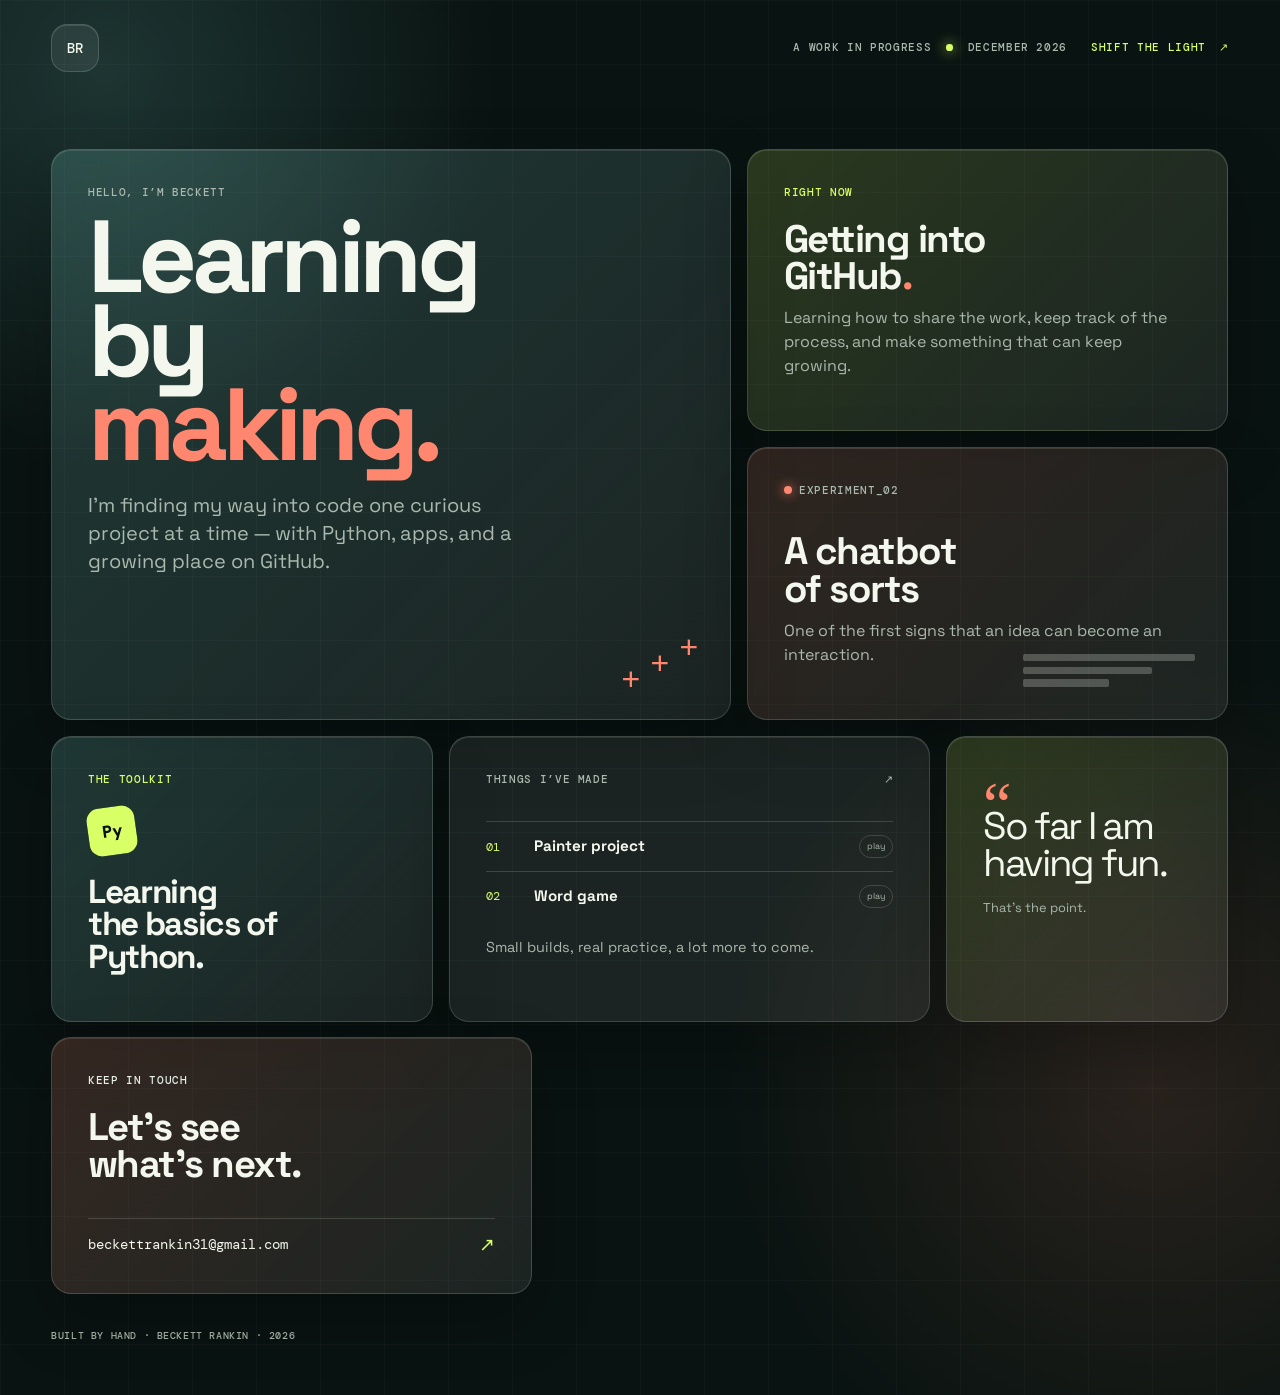
<file: index.html>
<!doctype html>
<html lang="en">

<head>
  <meta charset="utf-8">
  <meta name="viewport" content="width=device-width, initial-scale=1">

  <title>Beckett Rankin — learning by making</title>

  <meta name="description"
    content="Beckett Rankin is learning Python, building apps, and finding a place in GitHub one project at a time.">

  <link rel="stylesheet" href="styles.css">
</head>

<body>

  <header class="site-header">
    <a class="monogram" href="./" aria-label="Beckett's homepage">BR</a>
    <div class="header-meta">
      <p class="eyebrow">A work in progress <span></span> <time id="today">August 2026</time></p>
      <button class="theme-toggle" type="button" data-theme-toggle aria-label="Switch color theme">Shift the light
        <span>↗</span></button>
    </div>
  </header>

  <main>

    <section class="bento" aria-label="Beckett's story">
      <article class="tile tile-hero" data-reveal data-tilt>
        <p class="eyebrow">Hello, I’m Beckett</p>
        <h1>Learning by<br><em>making.</em></h1>
        <p class="hero-copy">I’m finding my way into code one curious project at a time — with Python, apps, and a
          growing place on GitHub.</p>
        <div class="hero-mark" aria-hidden="true"><span>+</span><span>+</span><span>+</span></div>
      </article>

      <article class="tile tile-now" data-reveal data-tilt>
        <p class="label">Right now</p>
        <h2>Getting into<br>GitHub<span>.</span></h2>
        <p>Learning how to share the work, keep track of the process, and make something that can keep growing.</p>
      </article>

      <article class="tile tile-chat" data-reveal data-tilt>
        <div class="tile-topline"><span class="status-dot"></span><span>experiment_02</span></div>
        <h2>A chatbot<br>of sorts</h2>
        <p>One of the first signs that an idea can become an interaction.</p>
        <div class="chat-lines" aria-hidden="true"><span></span><span></span><span></span></div>
      </article>

      <article class="tile tile-python" data-reveal data-tilt>
        <p class="label">The toolkit</p>
        <div class="python-badge">Py</div>
        <h2>Learning<br>the basics of<br>Python.</h2>
      </article>

      <article class="tile tile-projects" data-reveal data-tilt>
        <div class="tile-topline"><span>Things I’ve made</span><span class="arrow">↗</span></div>
        <div class="project-row"><span class="project-number">01</span><strong>Painter project</strong><span
            class="project-tag">play</span></div>
        <div class="project-row"><span class="project-number">02</span><strong>Word game</strong><span
            class="project-tag">play</span></div>
        <p class="project-note">Small builds, real practice, a lot more to come.</p>
      </article>

      <article class="tile tile-quote" data-reveal data-tilt>
        <span class="quote-mark">“</span>
        <blockquote>So far I am having fun.</blockquote>
        <p>That’s the point.</p>
      </article>

      <article class="tile tile-contact" data-reveal data-tilt>
        <p class="label">Keep in touch</p>
        <h2>Let’s see<br>what’s next.</h2>
        <a class="email-link" href="mailto:beckettrankin31@gmail.com">beckettrankin31@gmail.com <span>↗</span></a>
      </article>
    </section>

  </main>

  <footer>
    <p>Built by hand · Beckett Rankin · 2026</p>
  </footer>

  <script src="app.js"></script>

</body>

</html>
</file>
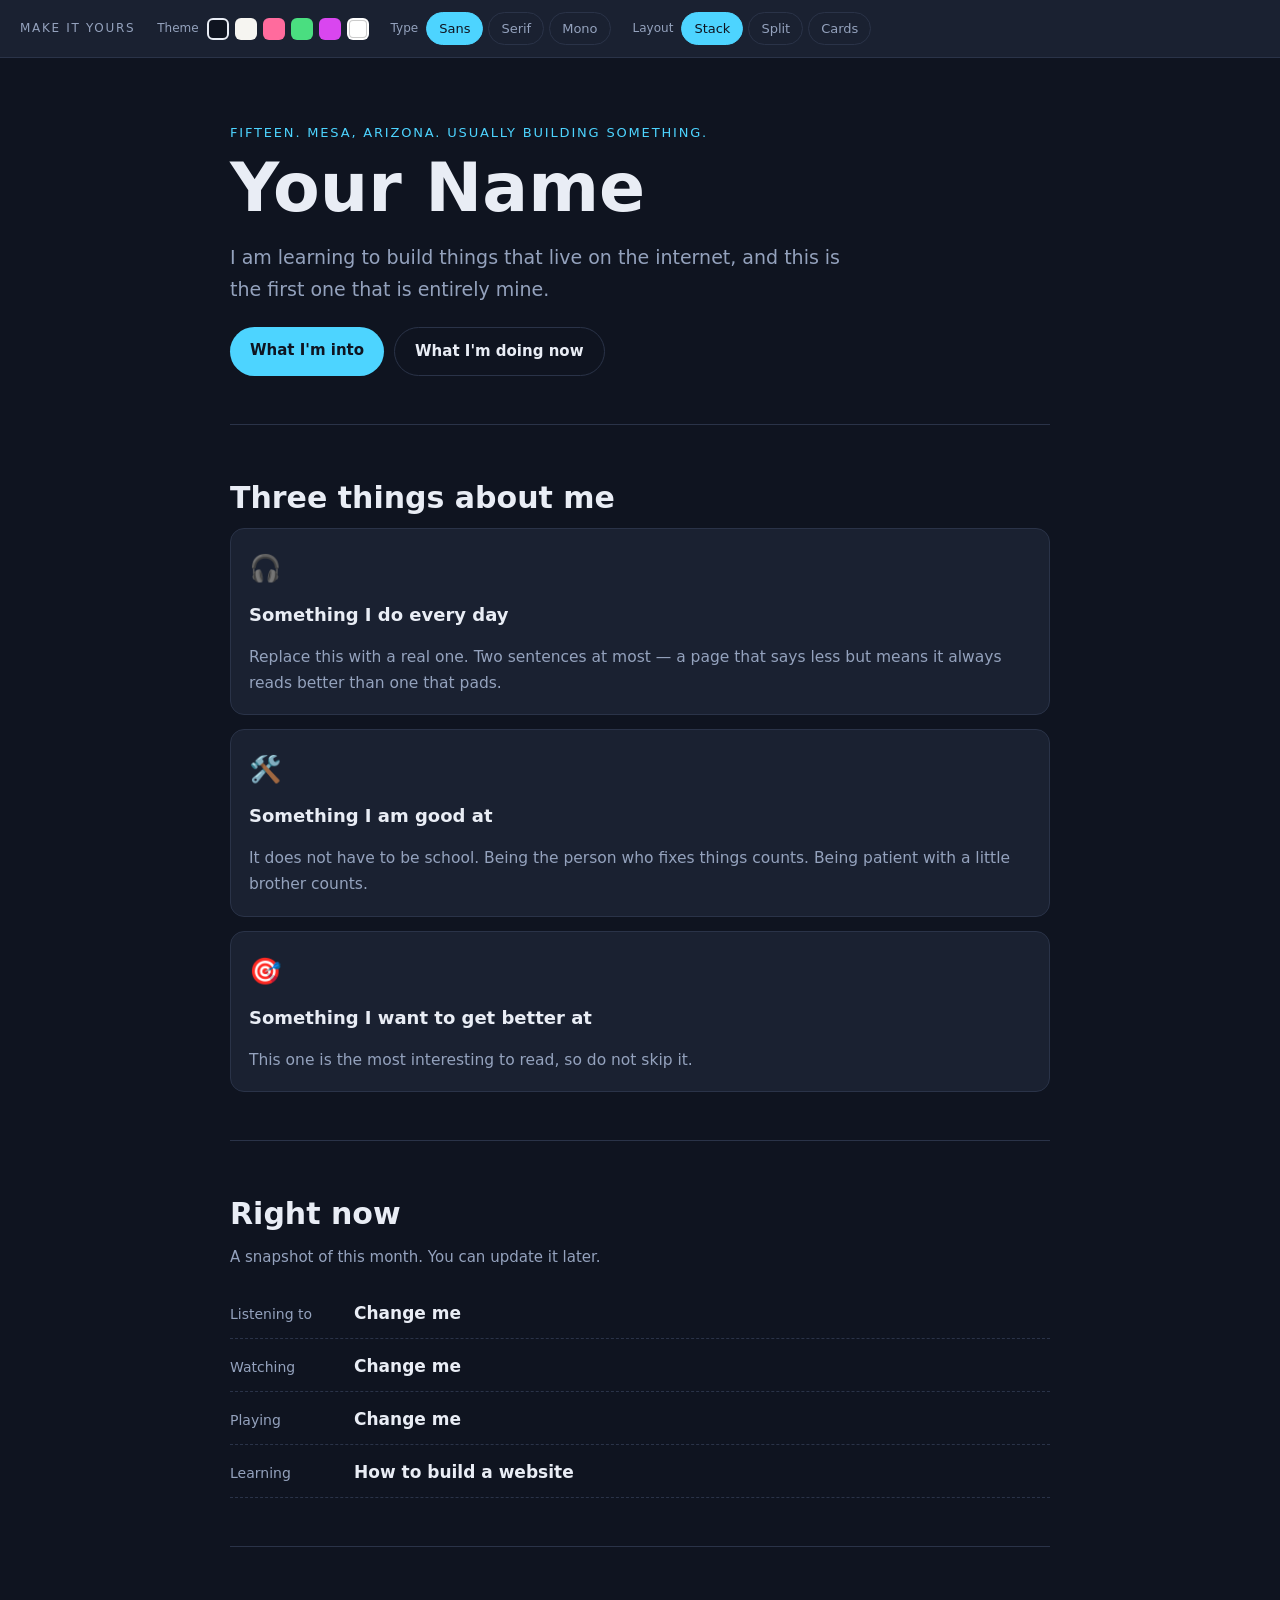
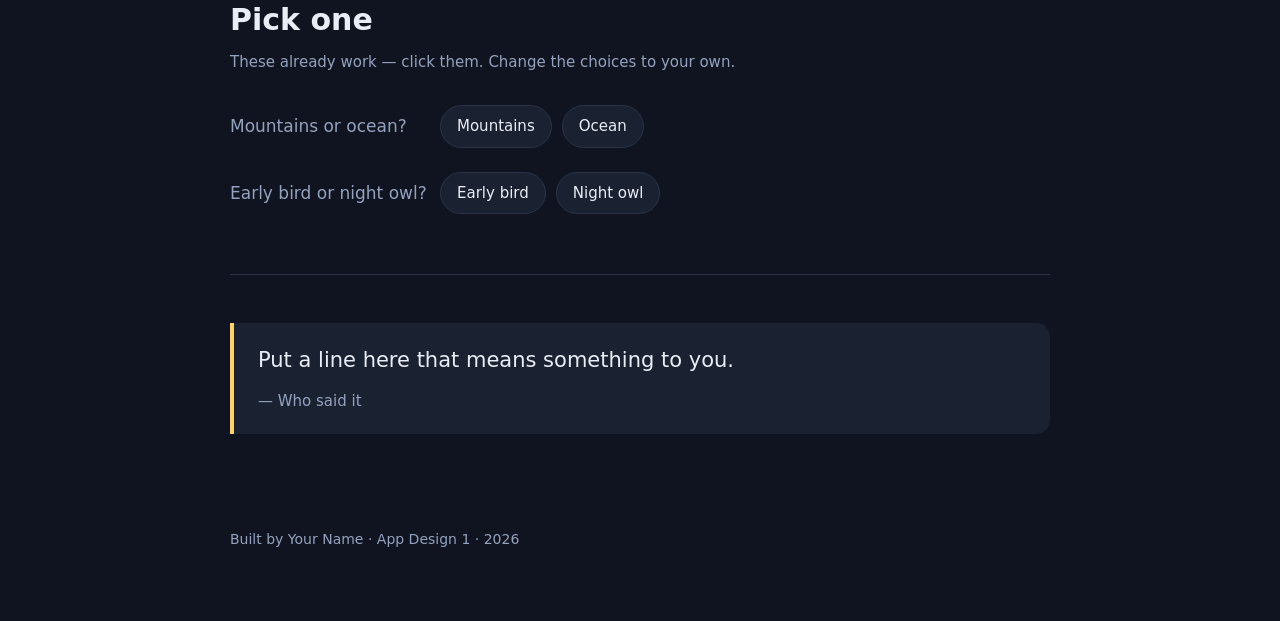
<file: assignments/01-this-is-me/index.html>
<!DOCTYPE html>
<html lang="en" data-theme="midnight" data-font="sans" data-layout="stack">
<head>
  <meta charset="utf-8">
  <meta name="viewport" content="width=device-width, initial-scale=1">

  <!-- TODO 1 — Put your name in the tab.
       This is what shows on the browser tab, not on the page. -->
  <title>This Is Me — Your Name Here</title>

  <link rel="stylesheet" href="styles.css">
</head>
<body>

<!-- ═══════════════════════════════════════════════════════════════════════
     THE CONTROL BAR
     These buttons already work. You do not have to touch them.
     Later in the unit you will learn how they work.
     ═══════════════════════════════════════════════════════════════════ -->
<header class="controls" aria-label="Page controls">
  <span class="controls-label">Make it yours</span>

  <div class="control">
    <span class="control-name">Theme</span>
    <div class="swatches" data-control="theme">
      <button data-value="midnight" class="sw sw-midnight" aria-label="Midnight"></button>
      <button data-value="paper"    class="sw sw-paper"    aria-label="Paper"></button>
      <button data-value="sunset"   class="sw sw-sunset"   aria-label="Sunset"></button>
      <button data-value="forest"   class="sw sw-forest"   aria-label="Forest"></button>
      <button data-value="candy"    class="sw sw-candy"    aria-label="Candy"></button>
      <button data-value="mono"     class="sw sw-mono"     aria-label="Mono"></button>
    </div>
  </div>

  <div class="control">
    <span class="control-name">Type</span>
    <div class="pills" data-control="font">
      <button data-value="sans">Sans</button>
      <button data-value="serif">Serif</button>
      <button data-value="mono">Mono</button>
    </div>
  </div>

  <div class="control">
    <span class="control-name">Layout</span>
    <div class="pills" data-control="layout">
      <button data-value="stack">Stack</button>
      <button data-value="split">Split</button>
      <button data-value="cards">Cards</button>
    </div>
  </div>
</header>

<main>

  <!-- ═════════════════════════════════════════════════════════════════════
       SECTION 1 — THE HERO
       This is the first thing anyone sees. Make it sound like you.
       ═══════════════════════════════════════════════════════════════════ -->
  <section class="hero">
    <!-- TODO 2 — Replace this with something true about you in 3-5 words.
         Not "Welcome to my website". Something only you would write. -->
    <p class="eyebrow">Fifteen. Mesa, Arizona. Usually building something.</p>

    <!-- TODO 3 — Your name. This is the biggest text on the page. -->
    <h1>Your Name</h1>

    <!-- TODO 4 — One sentence. What should someone know about you first? -->
    <p class="lede">
      I am learning to build things that live on the internet, and this is the
      first one that is entirely mine.
    </p>

    <!-- TODO 5 — Change these two buttons to say what YOU want them to say. -->
    <div class="hero-actions">
      <a class="btn btn-solid" href="#things">What I'm into</a>
      <a class="btn btn-ghost" href="#now">What I'm doing now</a>
    </div>
  </section>

  <!-- ═════════════════════════════════════════════════════════════════════
       SECTION 2 — THREE THINGS
       ═══════════════════════════════════════════════════════════════════ -->
  <section id="things">
    <h2>Three things about me</h2>

    <div class="grid">
      <!-- TODO 6 — Replace all three cards. Keep the shape, change the words.
           The emoji is just text — swap it for any character you like. -->
      <article class="card" data-reveal>
        <span class="card-icon">🎧</span>
        <h3>Something I do every day</h3>
        <p>Replace this with a real one. Two sentences at most — a page that
           says less but means it always reads better than one that pads.</p>
      </article>

      <article class="card" data-reveal>
        <span class="card-icon">🛠️</span>
        <h3>Something I am good at</h3>
        <p>It does not have to be school. Being the person who fixes things
           counts. Being patient with a little brother counts.</p>
      </article>

      <article class="card" data-reveal>
        <span class="card-icon">🎯</span>
        <h3>Something I want to get better at</h3>
        <p>This one is the most interesting to read, so do not skip it.</p>
      </article>
    </div>
  </section>

  <!-- ═════════════════════════════════════════════════════════════════════
       SECTION 3 — THE NOW LIST
       ═══════════════════════════════════════════════════════════════════ -->
  <section id="now">
    <h2>Right now</h2>
    <p class="section-note">A snapshot of this month. You can update it later.</p>

    <!-- TODO 7 — Change every line. Add or delete rows: copy a whole
         <li> ... </li> block to add one, delete the block to remove one. -->
    <ul class="nowlist">
      <li><span class="now-k">Listening to</span><span class="now-v">Change me</span></li>
      <li><span class="now-k">Watching</span><span class="now-v">Change me</span></li>
      <li><span class="now-k">Playing</span><span class="now-v">Change me</span></li>
      <li><span class="now-k">Learning</span><span class="now-v">How to build a website</span></li>
    </ul>
  </section>

  <!-- ═════════════════════════════════════════════════════════════════════
       SECTION 4 — THE PICK-ONE
       Click the options. The page remembers your answer.
       ═══════════════════════════════════════════════════════════════════ -->
  <section>
    <h2>Pick one</h2>
    <p class="section-note">These already work — click them. Change the choices to your own.</p>

    <!-- TODO 8 — Write two of your own either/or questions.
         Change the text inside the buttons. -->
    <div class="picker" data-picker="q1">
      <span class="picker-q">Mountains or ocean?</span>
      <button data-pick="Mountains">Mountains</button>
      <button data-pick="Ocean">Ocean</button>
    </div>

    <div class="picker" data-picker="q2">
      <span class="picker-q">Early bird or night owl?</span>
      <button data-pick="Early bird">Early bird</button>
      <button data-pick="Night owl">Night owl</button>
    </div>
  </section>

  <!-- ═════════════════════════════════════════════════════════════════════
       SECTION 5 — THE QUOTE
       ═══════════════════════════════════════════════════════════════════ -->
  <section>
    <!-- TODO 9 — A line you actually like. A lyric, a saying, your own words. -->
    <blockquote>
      <p>Put a line here that means something to you.</p>
      <cite>— Who said it</cite>
    </blockquote>
  </section>

</main>

<footer>
  <!-- TODO 10 — Your name and the year. -->
  <p>Built by Your Name · App Design 1 · 2026</p>
</footer>

<!-- app.js is DONE FOR YOU. Do not edit it yet — we open it in Unit 03. -->
<script src="app.js"></script>
</body>
</html>
</file>
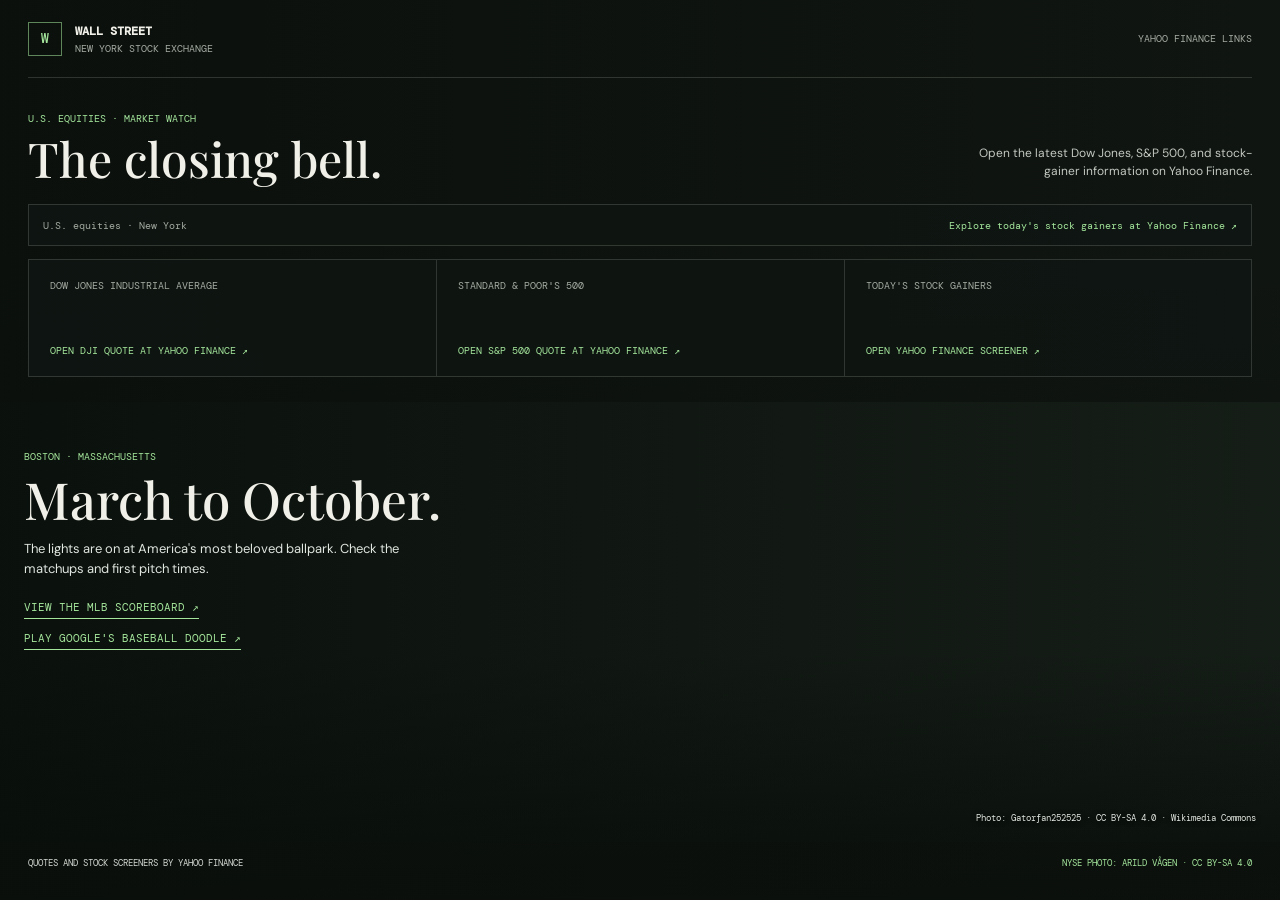
<file: week-08/day-1/index.html>
<!doctype html>
<html lang="en">

<head>
  <meta charset="utf-8">
  <meta name="viewport" content="width=device-width, initial-scale=1">
  <meta name="theme-color" content="#111613">
  <meta name="description" content="Yahoo Finance market links, a Fenway Park photo, and the official MLB scoreboard.">
  <title>Wall Street | Market Board</title>
  <link rel="preconnect" href="https://fonts.googleapis.com">
  <link rel="preconnect" href="https://fonts.gstatic.com" crossorigin>
  <link
    href="https://fonts.googleapis.com/css2?family=DM+Mono:wght@400;500&family=DM+Sans:wght@400;500;600;700&family=Playfair+Display:wght@500;600&display=swap"
    rel="stylesheet">
  <script src="script.js" defer></script>
  <style>
    :root {
      color-scheme: dark;
      --ink: #f1f0e8;
      --muted: #a4aaa1;
      --line: rgba(228, 234, 223, .16);
      --glass: rgba(15, 21, 18, .91);
      --green: #a4e59b;
      --red: #ff8c7c;
      --mono: "DM Mono", monospace;
      --sans: "DM Sans", sans-serif;
      --serif: "Playfair Display", Georgia, serif;
    }

    * {
      box-sizing: border-box;
    }

    body {
      min-width: 320px;
      min-height: 100vh;
      margin: 0;
      color: var(--ink);
      background-color: #171d19;
      background-image: linear-gradient(90deg, rgba(9, 14, 11, .86), rgba(9, 14, 11, .67) 58%, rgba(9, 14, 11, .53)), linear-gradient(0deg, rgba(9, 14, 11, .68), transparent 70%), url("https://thumb.wikimedia.org/wikipedia/commons/thumb/9/92/New_York_Stock_Exchange_August_2017_02.jpg/1920px-New_York_Stock_Exchange_August_2017_02.jpg");
      background-position: center, center, center 38%;
      background-size: cover;
      background-attachment: fixed;
      font: 14px/1.5 var(--sans);
    }

    button,
    a {
      font: inherit;
    }

    .page {
      width: min(1480px, calc(100% - 56px));
      margin: 0 auto;
    }

    .masthead {
      display: flex;
      min-height: 78px;
      align-items: center;
      justify-content: space-between;
      gap: 20px;
      border-bottom: 1px solid var(--line);
    }

    .brand {
      display: flex;
      align-items: center;
      gap: 13px;
    }

    .brand-mark {
      display: grid;
      width: 34px;
      height: 34px;
      place-items: center;
      border: 1px solid rgba(164, 229, 155, .55);
      color: var(--green);
      font: 500 13px var(--mono);
    }

    .brand-name {
      font: 600 12px var(--mono);
      text-transform: uppercase;
    }

    .brand-place {
      margin-top: 3px;
      color: var(--muted);
      font: 10px var(--mono);
      text-transform: uppercase;
    }

    .market-state,
    .ribbon-state {
      display: flex;
      align-items: center;
      gap: 9px;
      color: var(--muted);
      font: 10px var(--mono);
      text-transform: uppercase;
    }

    .live-dot {
      width: 7px;
      height: 7px;
      flex: none;
      border-radius: 50%;
      background: var(--green);
      box-shadow: 0 0 12px rgba(164, 229, 155, .7);
      animation: pulse 2s ease-in-out infinite;
    }

    @keyframes pulse {
      50% {
        opacity: .42;
      }
    }

    .intro {
      display: flex;
      align-items: end;
      justify-content: space-between;
      gap: 24px;
      padding: 34px 0 21px;
    }

    .eyebrow,
    .section-label {
      color: var(--green);
      font: 10px var(--mono);
      text-transform: uppercase;
    }

    h1 {
      margin: 8px 0 0;
      font: 500 clamp(30px, 4vw, 48px)/1.05 var(--serif);
    }

    .intro-note {
      max-width: 275px;
      margin: 0 0 3px;
      color: #c3c8c0;
      font-size: 12px;
      text-align: right;
    }

    .ticker {
      display: flex;
      min-height: 42px;
      align-items: center;
      justify-content: space-between;
      gap: 16px;
      padding: 0 14px;
      border: 1px solid var(--line);
      background: var(--glass);
    }

    .ribbon-label,
    .ticker a {
      color: var(--muted);
      font: 10px var(--mono);
    }

    .ticker a {
      color: var(--green);
      text-decoration: none;
    }

    .ticker a:hover {
      text-decoration: underline;
    }

    .markets {
      display: grid;
      grid-template-columns: repeat(3, minmax(0, 1fr));
      margin: 13px 0 25px;
      border: 1px solid var(--line);
      background: var(--glass);
    }

    .index {
      display: flex;
      min-height: 116px;
      flex-direction: column;
      align-items: flex-start;
      justify-content: space-between;
      gap: 18px;
      padding: 19px 21px;
      color: var(--ink);
      text-decoration: none;
    }

    .index+.index {
      border-left: 1px solid var(--line);
    }

    .index:hover {
      background: rgba(164, 229, 155, .07);
    }

    .index:focus-visible,
    .ticker a:focus-visible {
      outline: 2px solid var(--green);
      outline-offset: -3px;
    }

    .index-name {
      color: var(--muted);
      font: 10px var(--mono);
      text-transform: uppercase;
    }

    .index-symbol {
      color: var(--green);
      font: 10px var(--mono);
      text-transform: uppercase;
    }

    .fenway {
      display: flex;
      min-height: 440px;
      flex-direction: column;
      justify-content: space-between;
      width: 100vw;
      margin-left: calc(50% - 50vw);
      padding: 48px max(24px, calc((100vw - 1480px) / 2 + 28px)) 18px;
      background-color: #18201a;
      background-image: linear-gradient(90deg, rgba(8, 14, 10, .84), rgba(8, 14, 10, .43) 55%, rgba(8, 14, 10, .16)), linear-gradient(0deg, rgba(8, 14, 10, .7), transparent 43%), url("https://thumb.wikimedia.org/wikipedia/commons/thumb/2/2a/View_of_Fenway_Park_from_the_press_box_in_July_2022.jpg/1920px-View_of_Fenway_Park_from_the_press_box_in_July_2022.jpg");
      background-position: center, center, center 52%;
      background-size: cover;
    }

    .fenway-copy {
      max-width: 500px;
    }

    .fenway-eyebrow {
      color: var(--green);
      font: 10px var(--mono);
      text-transform: uppercase;
    }

    .fenway-title {
      margin: 10px 0 0;
      font: 500 clamp(32px, 4vw, 52px)/1.05 var(--serif);
    }

    .fenway-note {
      max-width: 390px;
      margin: 12px 0 0;
      color: #e0e5df;
      font-size: 13px;
    }

    .score-link {
      display: inline-block;
      margin-top: 22px;
      padding-bottom: 4px;
      border-bottom: 1px solid var(--green);
      color: var(--green);
      font: 11px var(--mono);
      text-decoration: none;
      text-transform: uppercase;
    }

    .score-link:hover {
      color: var(--ink);
      border-color: var(--ink);
    }

    .score-link.doodle-link {
      display: block;
      width: fit-content;
      margin-top: 12px;
    }

    .score-link:focus-visible,
    .fenway-credit:focus-visible {
      outline: 2px solid var(--green);
      outline-offset: 4px;
    }

    .fenway-credit {
      align-self: flex-end;
      color: #e0e5df;
      font: 9px var(--mono);
      text-decoration: none;
      text-shadow: 0 1px 5px #000;
    }

    .fenway-credit:hover {
      text-decoration: underline;
    }

    .source {
      display: flex;
      justify-content: space-between;
      gap: 16px;
      padding: 15px 0 25px;
      color: #d4d8d1;
      font: 9px var(--mono);
      text-transform: uppercase;
    }

    .source a {
      color: var(--green);
      text-decoration: none;
    }

    .source a:hover {
      text-decoration: underline;
    }

    @media (max-width: 850px) {
      .page {
        width: min(100% - 32px, 680px);
      }

      .markets {
        grid-template-columns: 1fr;
      }

      .index {
        min-height: 82px;
        flex-direction: row;
        align-items: center;
        gap: 12px;
        padding: 15px 17px;
      }

      .index+.index {
        border-top: 1px solid var(--line);
        border-left: 0;
      }
    }

    @media (max-width: 520px) {
      .page {
        width: calc(100% - 24px);
      }

      .masthead {
        min-height: 66px;
      }

      .market-state {
        font-size: 9px;
      }

      .intro {
        align-items: start;
        flex-direction: column;
        gap: 8px;
        padding-top: 26px;
      }

      .intro-note {
        text-align: left;
      }

      .markets {
        margin: 9px 0 16px;
      }

      .fenway {
        min-height: 390px;
        padding-top: 34px;
        padding-bottom: 15px;
        background-position: center, center, 57% center;
      }

      .index-name {
        font-size: 8px;
      }

      .source {
        flex-direction: column;
        gap: 5px;
      }
    }

    @media (prefers-reduced-motion: reduce) {

      *,
      *::before,
      *::after {
        scroll-behavior: auto !important;
        animation-duration: .01ms !important;
        animation-iteration-count: 1 !important;
      }
    }
  </style>
</head>

<body>
  <main class="page">
    <header class="masthead">
      <div class="brand" aria-label="Wall Street Market Board">
        <span class="brand-mark" aria-hidden="true">W</span>
        <div>
          <div class="brand-name">Wall Street</div>
          <div class="brand-place">New York Stock Exchange</div>
        </div>
      </div>
      <div class="market-state">Yahoo Finance links</div>
    </header>

    <section class="intro" aria-labelledby="page-title">
      <div>
        <div class="eyebrow">U.S. equities · Market watch</div>
        <h1 id="page-title">The closing bell.</h1>
      </div>
      <p class="intro-note">Open the latest Dow Jones, S&amp;P 500, and stock-gainer information on Yahoo Finance.</p>
    </section>

    <section class="ticker" aria-label="Yahoo Finance market links">
      <span class="ribbon-label">U.S. equities · New York</span>
      <a href="https://finance.yahoo.com/screener/predefined/day_gainers/" target="_blank"
        rel="noopener noreferrer">Explore today's stock gainers at Yahoo Finance ↗</a>
    </section>

    <section class="markets" aria-label="Yahoo Finance market quotes and stock screeners">
      <a class="index" href="https://finance.yahoo.com/quote/%5EDJI/" target="_blank" rel="noopener noreferrer">
        <span class="index-name">Dow Jones Industrial Average</span>
        <span class="index-symbol">Open DJI quote at Yahoo Finance ↗</span>
      </a>
      <a class="index" href="https://finance.yahoo.com/quote/%5EGSPC/" target="_blank" rel="noopener noreferrer">
        <span class="index-name">Standard &amp; Poor's 500</span>
        <span class="index-symbol">Open S&amp;P 500 quote at Yahoo Finance ↗</span>
      </a>
      <a class="index" href="https://finance.yahoo.com/screener/predefined/day_gainers/" target="_blank"
        rel="noopener noreferrer">
        <span class="index-name">Today's stock gainers</span>
        <span class="index-symbol">Open Yahoo Finance screener ↗</span>
      </a>
    </section>

    <section class="fenway" aria-labelledby="fenway-title">
      <div class="fenway-copy">
        <div class="fenway-eyebrow">Boston · Massachusetts</div>
        <h2 class="fenway-title" id="fenway-title">March to October.</h2>
        <p class="fenway-note">The lights are on at America's most beloved ballpark. Check the matchups and first pitch
          times.</p>
        <a class="score-link" href="https://www.mlb.com/scores" target="_blank" rel="noopener noreferrer">
          View the MLB scoreboard ↗
        </a>
      </div>
      <a class="fenway-credit"
        href="https://commons.wikimedia.org/wiki/File:View_of_Fenway_Park_from_the_press_box_in_July_2022.jpg"
        target="_blank" rel="noopener noreferrer">Photo: Gatorfan252525 · CC BY-SA 4.0 · Wikimedia Commons</a>
    </section>

    <footer class="source">
      <span>Quotes and stock screeners by Yahoo Finance</span>
      <a href="https://commons.wikimedia.org/wiki/File:New_York_Stock_Exchange_August_2017_02.jpg" target="_blank"
        rel="noopener noreferrer">NYSE photo: Arild Vågen · CC BY-SA 4.0</a>
    </footer>
  </main>
</body>

</html>
</file>
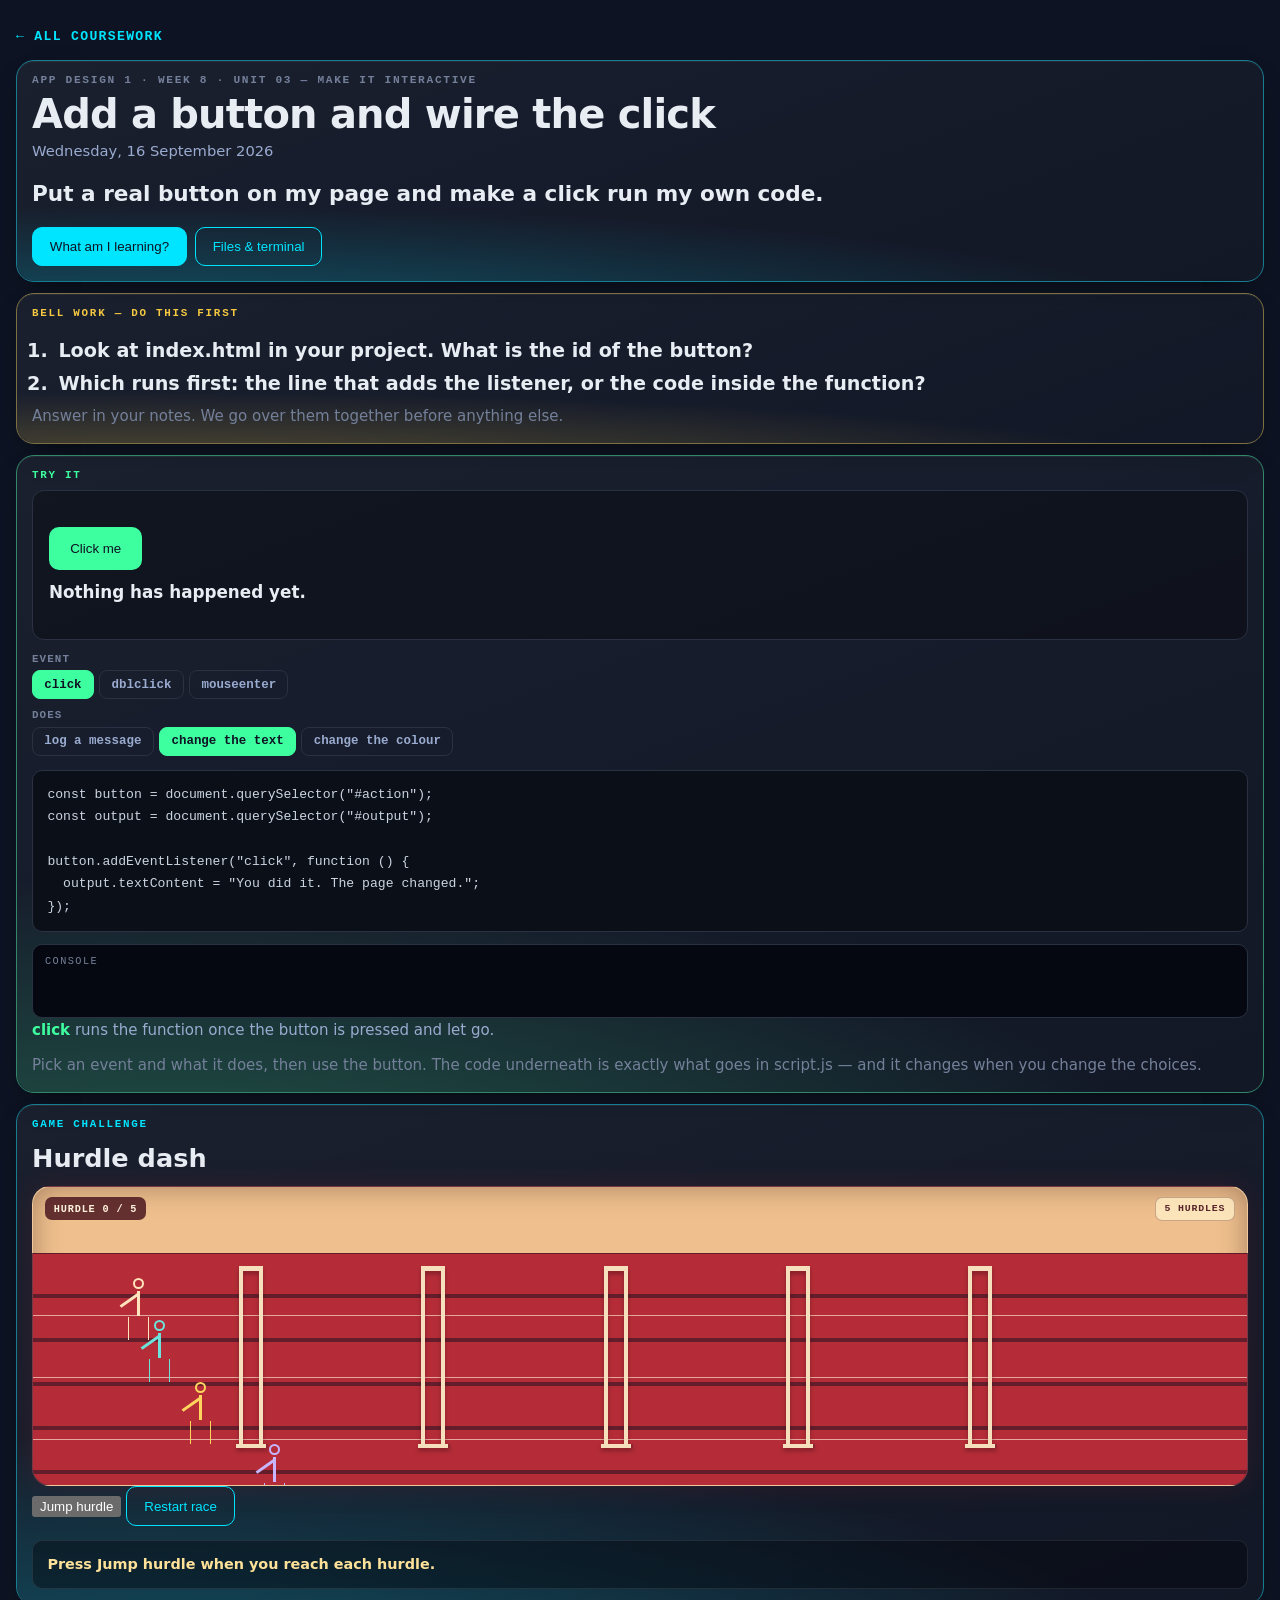
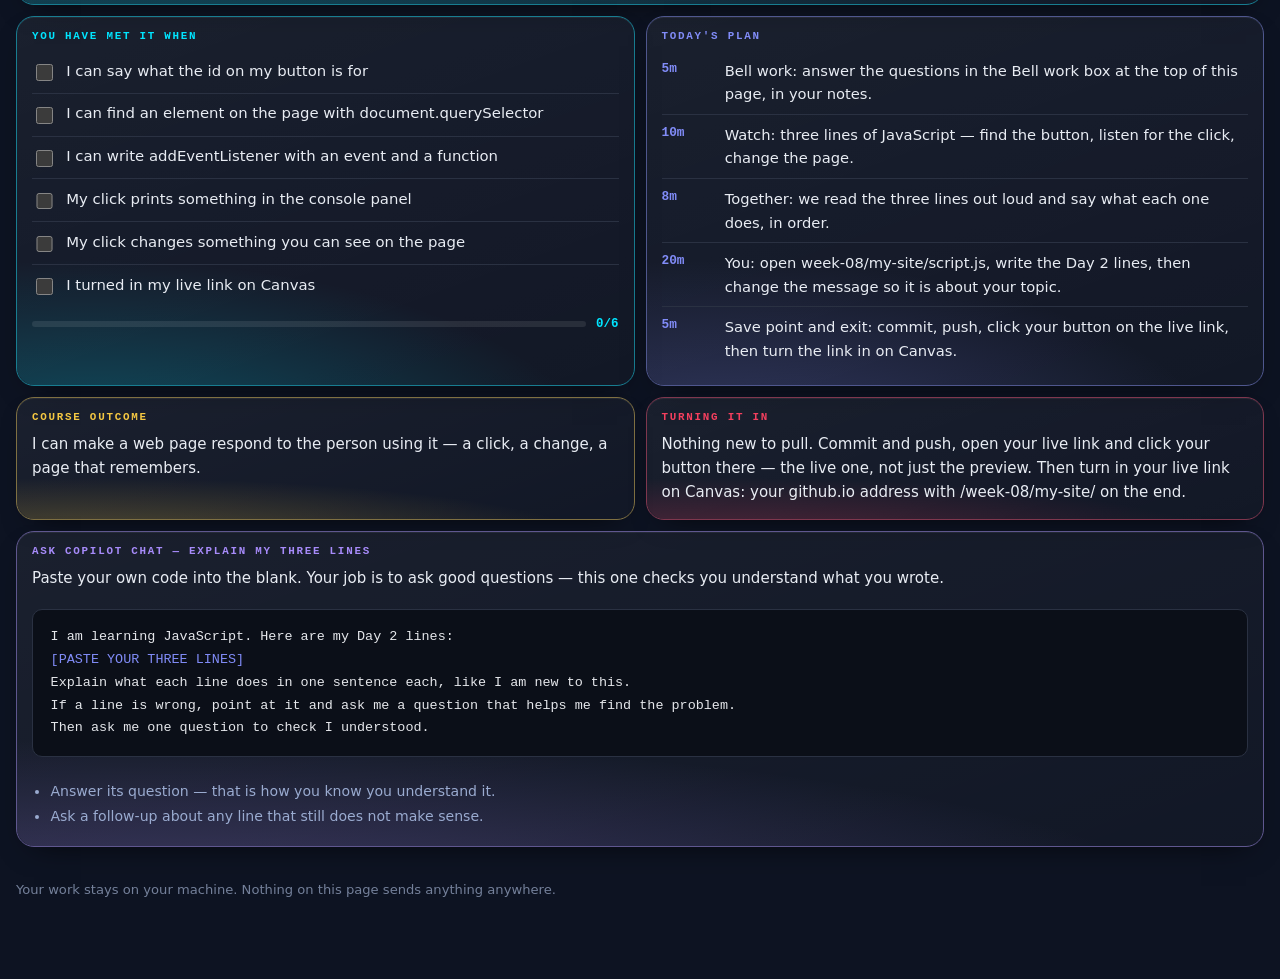
<file: week-08/day-2/index.html>
<!doctype html>
<html lang="en">

<head>
  <meta charset="utf-8">
  <meta name="viewport" content="width=device-width,initial-scale=1">
  <title>Add a button and wire the click — App Design 1</title>
  <meta name="color-scheme" content="dark">
  <style>
    :root {
      --acc: var(--ss-cyan, #00e5ff)
    }

    * {
      box-sizing: border-box
    }

    body {
      margin: 0;
      background: var(--ss-void, #0d1322);
      color: var(--ss-bone, #e8ecf3);
      font: 16px/1.6 var(--ss-body, "Inter", system-ui, sans-serif);
      padding: 1.4rem 1rem 5rem
    }

    .wrap {
      max-width: 96rem;
      margin: 0 auto
    }

    a.back {
      display: inline-block;
      color: var(--acc);
      text-decoration: none;
      font: 600 .82rem/1 var(--ss-mono, ui-monospace, monospace);
      letter-spacing: .1em;
      text-transform: uppercase;
      margin: 0 0 1rem
    }

    /* ── the grid: the dashboard's, verbatim in behaviour ───────────────────── */
    .bento {
      display: grid;
      gap: 11px;
      grid-template-columns: repeat(4, minmax(0, 1fr));
      align-items: stretch
    }

    .bento>* {
      grid-column: span 2
    }

    .bento>.w1 {
      grid-column: span 1
    }

    .bento>.w4 {
      grid-column: span 4
    }

    /* Height-matching only helps when the tiles in a row are already close. On a phone
   two tiles share a row and one of them is a five-item plan — stretched, its short
   neighbour grew 729px of empty gradient. Ragged is correct at this size. */
    @media (max-width:760px) {
      .bento {
        grid-template-columns: repeat(6, minmax(0, 1fr));
        gap: 7px;
        align-items: start
      }

      .bento>* {
        grid-column: span 3
      }

      .bento>.w1 {
        grid-column: span 3
      }

      .bento>.w4 {
        grid-column: span 6
      }
    }

    @media (min-width:1500px) {
      .bento {
        grid-template-columns: repeat(8, minmax(0, 1fr))
      }

      .bento>* {
        grid-column: span 2
      }

      .bento>.w1 {
        grid-column: span 2
      }

      .bento>.w4 {
        grid-column: span 8
      }

      /* the lab keeps six columns and the criteria ride alongside it, so the widest
     screen gains density rather than gaining empty space */
      .bento>.lab {
        grid-column: span 6
      }

      .bento>.lab+* {
        grid-column: span 2
      }

      /* The plan is five rows of prose next to two tiles of three lines each. Stretched
     into one row the short pair inflate into dead space, which looks worse than the
     raggedness it was fixing. So the plan takes a narrow column two rows tall and the
     other two stack beside it — the row fills, nothing is padded out to match. */
      .bento>.t-plan {
        grid-column: span 3;
        grid-row: span 2
      }

      .bento>.t-clo,
      .bento>.t-turn {
        grid-column: span 5
      }
    }

    /* ── the tile ───────────────────────────────────────────────────────────── */
    .tl {
      position: relative;
      overflow: hidden;
      border-radius: 18px;
      padding: 14px 15px 15px;
      display: flex;
      flex-direction: column;
      background: linear-gradient(160deg, rgba(255, 255, 255, .055), rgba(255, 255, 255, .02));
      border: 1px solid color-mix(in srgb, var(--acc) 42%, var(--ss-border, #2a3142));
      box-shadow: 0 1px 0 rgba(255, 255, 255, .06) inset, 0 12px 30px -18px rgba(0, 0, 0, .9);
      transition: transform .16s var(--ss-ease, cubic-bezier(.2, .7, .3, 1)), border-color .16s
    }

    .tl::after {
      content: "";
      position: absolute;
      inset: 0;
      pointer-events: none;
      border-radius: inherit;
      background: radial-gradient(125% 85% at 12% 122%, var(--acc) 0%, transparent 66%);
      opacity: .30
    }

    .tl>* {
      position: relative;
      z-index: 1
    }

    .k {
      display: block;
      font: 600 .68rem/1 var(--ss-mono, ui-monospace, monospace);
      letter-spacing: .16em;
      text-transform: uppercase;
      color: var(--acc);
      margin: 0 0 .55rem
    }

    /* hero */
    .hero {
      --acc: var(--ss-cyan, #00e5ff)
    }

    .hero .eyebrow {
      font: 600 .7rem/1 var(--ss-mono, ui-monospace, monospace);
      letter-spacing: .15em;
      text-transform: uppercase;
      color: var(--ss-faint, #74809a)
    }

    .hero h1 {
      font-family: var(--ss-display, "Syne", system-ui, sans-serif);
      font-size: clamp(1.5rem, 3.4vw, 2.5rem);
      line-height: 1.08;
      letter-spacing: -.02em;
      margin: .45rem 0 .2rem
    }

    .hero .when {
      color: var(--ss-mist, #9aabd0);
      font-size: .92rem;
      margin: 0 0 1rem
    }

    .hero .slo {
      font-size: clamp(1.05rem, 1.7vw, 1.35rem);
      font-weight: 600;
      line-height: 1.42;
      margin: 0;
      max-width: 52rem
    }

    .hero .row {
      display: flex;
      flex-wrap: wrap;
      gap: .5rem;
      margin-top: 1.1rem
    }

    button.b {
      cursor: pointer;
      font: 600 .84rem/1 inherit;
      padding: .7rem 1.05rem;
      border-radius: 10px;
      border: 1px solid var(--acc);
      background: transparent;
      color: var(--acc);
      transition: background .15s, color .15s
    }

    button.b:hover {
      background: var(--acc);
      color: var(--ss-void, #0d1322)
    }

    button.b.solid {
      background: var(--acc);
      color: var(--ss-void, #0d1322)
    }

    button.b.solid:hover {
      filter: brightness(1.12)
    }

    a.b {
      display: inline-block;
      text-decoration: none
    }

    /* success criteria */
    .sc {
      list-style: none;
      margin: 0;
      padding: 0
    }

    .sc li {
      border-bottom: 1px solid var(--ss-border, #2a3142)
    }

    .sc li:last-child {
      border-bottom: 0
    }

    .sc label {
      display: flex;
      gap: .65rem;
      align-items: flex-start;
      padding: .55rem 0;
      cursor: pointer;
      font-size: .93rem
    }

    .sc input {
      margin-top: .28rem;
      width: 1.05rem;
      height: 1.05rem;
      accent-color: var(--acc);
      flex: none
    }

    .sc input:checked+span {
      color: var(--ss-faint, #74809a);
      text-decoration: line-through
    }

    .prog {
      display: flex;
      align-items: center;
      gap: .6rem;
      margin-top: .7rem
    }

    .prog .bar {
      flex: 1;
      height: 6px;
      border-radius: 99px;
      background: rgba(255, 255, 255, .09);
      overflow: hidden
    }

    .prog .bar i {
      display: block;
      height: 100%;
      width: 0;
      background: var(--acc);
      transition: width .25s
    }

    .prog b {
      font: 700 .78rem/1 var(--ss-mono, ui-monospace, monospace);
      color: var(--acc)
    }

    /* plan */
    .plan {
      list-style: none;
      margin: 0;
      padding: 0
    }

    .plan li {
      display: flex;
      gap: .75rem;
      padding: .5rem 0;
      border-bottom: 1px solid var(--ss-border, #2a3142);
      font-size: .92rem
    }

    .plan li:last-child {
      border-bottom: 0
    }

    .plan .m {
      flex: none;
      width: 3.2rem;
      font: 700 .8rem/1.55 var(--ss-mono, ui-monospace, monospace);
      color: var(--acc)
    }

    /* generic tile text */
    .tl p {
      margin: 0 0 .7rem;
      font-size: .94rem
    }

    .tl p:last-child {
      margin: 0
    }

    .tl .big {
      font-size: 1.02rem;
      line-height: 1.5
    }

    /* ── the lab ────────────────────────────────────────────────────────────── */
    .lab {
      --acc: var(--ss-green, #3effa0)
    }

    .lab .stage {
      background: rgba(0, 0, 0, .32);
      border: 1px solid var(--ss-border, #2a3142);
      border-radius: 12px;
      padding: 16px;
      min-height: 0;
      height: clamp(150px, 20vh, 190px);
      display: flex
    }

    .lab .stage .fx {
      flex: 1;
      display: flex;
      gap: 10px;
      transition: all .28s var(--ss-ease, cubic-bezier(.2, .7, .3, 1))
    }

    .lab .box {
      background: color-mix(in srgb, var(--acc) 30%, transparent);
      border: 1px solid var(--acc);
      border-radius: 9px;
      padding: .7rem .9rem;
      font: 700 .82rem/1.3 var(--ss-mono, ui-monospace, monospace);
      color: var(--ss-bone, #e8ecf3);
      display: grid;
      place-items: center;
      transition: all .28s
    }

    .lab .box.b2 {
      min-height: 64px
    }

    .lab .box.b3 {
      min-height: 88px
    }

    .ctrls {
      margin-top: .9rem;
      display: grid;
      gap: .7rem
    }

    .ctrl .cn {
      font: 600 .68rem/1 var(--ss-mono, ui-monospace, monospace);
      letter-spacing: .1em;
      text-transform: uppercase;
      color: var(--ss-faint, #74809a);
      margin-bottom: .35rem
    }

    .seg {
      display: flex;
      flex-wrap: wrap;
      gap: .35rem
    }

    .seg button {
      cursor: pointer;
      font: 600 .78rem/1 var(--ss-mono, ui-monospace, monospace);
      padding: .45rem .7rem;
      border-radius: 8px;
      border: 1px solid var(--ss-border, #2a3142);
      background: transparent;
      color: var(--ss-mist, #9aabd0)
    }

    .seg button[aria-pressed=true] {
      background: var(--acc);
      border-color: var(--acc);
      color: var(--ss-void, #0d1322)
    }

    .readout {
      margin-top: .9rem;
      background: #0b0f18;
      border: 1px solid var(--ss-border, #2a3142);
      border-radius: 10px;
      padding: .8rem .9rem;
      font: .82rem/1.7 var(--ss-mono, ui-monospace, monospace);
      color: #cbd5e1;
      overflow-x: auto
    }

    .readout .p {
      color: var(--ss-peri, #818cf8)
    }

    .readout .v {
      color: var(--ss-green, #3effa0)
    }

    .axis {
      margin-top: .75rem;
      font-size: .87rem;
      color: var(--ss-mist, #9aabd0)
    }

    .axis b {
      color: var(--acc)
    }

    .slid {
      width: 100%;
      accent-color: var(--acc)
    }

    /* ── batting mini-game ──────────────────────────────────────────────────── */
    .batting-game {
      --bat-wood: #a66b2d;
      --bat-dark: #5e3818;
      --bat-grain: #d8a268;
      --ball-red: #e22d2d;
      --ball-dark: #7a1218;
      --zone-glow: #8ee3ff
    }

    .batting-game h2 {
      margin: .3rem 0 .9rem;
      font-family: var(--ss-display, "Syne", system-ui, sans-serif);
      font-size: clamp(1.35rem, 2vw, 1.9rem);
      line-height: 1.1
    }

    .batting-game .bat-scene {
      position: relative;
      height: 260px;
      overflow: hidden;
      border-radius: 18px;
      border: 1px solid rgba(255, 255, 255, .1);
      background: linear-gradient(180deg, #0f2a49, #10243b 35%, #0b1b29 100%);
      box-shadow: inset 0 0 26px rgba(118, 187, 255, .12), 0 0 28px rgba(53, 110, 156, .17)
    }

    .batting-game .bat-scene::before {
      content: "";
      position: absolute;
      inset: 0;
      background: radial-gradient(circle at 50% 20%, rgba(255, 255, 255, .12), transparent 36%), radial-gradient(circle at 50% 75%, rgba(255, 205, 87, .12), transparent 30%);
      animation: crowdGlow 2.6s ease-in-out infinite alternate
    }

    .batting-game .bat-scene::after {
      content: "";
      position: absolute;
      inset: 24px 16px 16px;
      border: 2px dashed rgba(255, 255, 255, .12);
      border-radius: 50%;
      pointer-events: none
    }

    @keyframes crowdGlow {
      from {
        box-shadow: inset 0 0 30px rgba(120, 175, 255, .08), 0 0 18px rgba(53, 110, 156, .12);
      }

      to {
        box-shadow: inset 0 0 38px rgba(255, 209, 93, .12), 0 0 32px rgba(90, 135, 210, .24);
      }
    }

    .batting-game .scoreboard {
      position: absolute;
      top: 12px;
      left: 12px;
      right: 12px;
      z-index: 7;
      display: flex;
      justify-content: space-between;
      gap: 1rem;
      padding: .55rem .75rem;
      border-radius: 12px;
      background: rgba(8, 14, 19, .7);
      border: 1px solid rgba(255, 255, 255, .1);
      box-shadow: 0 0 18px rgba(97, 173, 255, .18)
    }

    .batting-game .score-chip {
      display: flex;
      align-items: center;
      gap: .45rem;
      font: 700 .62rem/1 var(--ss-mono, ui-monospace, monospace);
      letter-spacing: .14em;
      text-transform: uppercase;
      color: #dfe7ff
    }

    .batting-game .score-chip strong {
      display: inline-grid;
      place-items: center;
      min-width: 2rem;
      min-height: 1.8rem;
      padding: .1rem .35rem;
      border-radius: 8px;
      background: linear-gradient(180deg, #07151f, #0b2433);
      border: 1px solid rgba(144, 213, 255, .18);
      color: #f9fbff;
      box-shadow: inset 0 0 10px rgba(114, 204, 255, .18)
    }

    .batting-game .field-top {
      position: absolute;
      inset: 0 0 auto 0;
      height: 70px;
      background: linear-gradient(180deg, rgba(255, 255, 255, .08), rgba(255, 255, 255, 0));
      z-index: 1
    }

    .batting-game .crowd {
      position: absolute;
      inset: 54px 8% 0;
      display: flex;
      align-items: flex-end;
      justify-content: space-around;
      opacity: .48;
      z-index: 1;
      pointer-events: none
    }

    .batting-game .fan {
      position: relative;
      width: 28px;
      height: 76px;
      color: #f5c842;
      transform: scale(var(--fan-scale, 1));
      transform-origin: bottom center
    }

    .batting-game .fan:nth-child(even) {
      color: #65d6e8;
      --fan-scale: .82
    }

    .batting-game .fan:nth-child(3n) {
      color: #ff7890;
      --fan-scale: 1.12
    }

    .batting-game .fan::before {
      content: "";
      position: absolute;
      left: 9px;
      top: 0;
      width: 11px;
      height: 11px;
      border: 2px solid currentColor;
      border-radius: 50%;
      box-sizing: border-box
    }

    .batting-game .fan::after {
      content: "";
      position: absolute;
      left: 13px;
      top: 13px;
      width: 3px;
      height: 34px;
      background: currentColor;
      box-shadow: -11px 34px 0 -1px currentColor, 11px 34px 0 -1px currentColor;
      transform-origin: top center
    }

    .batting-game .fan-arms {
      position: absolute;
      left: 13px;
      top: 16px;
      width: 3px;
      height: 28px;
      background: currentColor;
      transform: rotate(90deg);
      transform-origin: top center
    }

    .batting-game .fan-arms::before,
    .batting-game .fan-arms::after {
      content: "";
      position: absolute;
      top: 0;
      width: 3px;
      height: 20px;
      background: currentColor;
      transform-origin: top center
    }

    .batting-game .fan-arms::before {
      transform: rotate(42deg);
    }

    .batting-game .fan-arms::after {
      transform: rotate(-42deg);
    }

    .batting-game .bat-scene.cheering .crowd {
      opacity: .9
    }

    .batting-game .bat-scene.cheering .fan-arms {
      animation: armsUp .45s ease-in-out infinite alternate
    }

    .batting-game .bat-scene.cheering .fan:nth-child(2n) .fan-arms {
      animation-delay: .12s
    }

    .batting-game .bat-scene.cheering .fan:nth-child(3n) .fan-arms {
      animation-delay: .24s
    }

    @keyframes armsUp {
      from {
        transform: rotate(75deg);
      }

      to {
        transform: rotate(105deg) translateY(-5px);
      }
    }

    .batting-game .pitch-zone {
      position: absolute;
      left: 52%;
      top: 52%;
      width: 28px;
      height: 18px;
      border-radius: 999px;
      transform: translate(-50%, -50%);
      background: rgba(142, 227, 255, .22);
      border: 1px solid rgba(142, 227, 255, .6);
      box-shadow: 0 0 22px rgba(142, 227, 255, .25);
      z-index: 2
    }

    .batting-game .pitch-zone::before {
      content: "";
      position: absolute;
      inset: 0;
      border-radius: inherit;
      box-shadow: inset 0 0 0 3px rgba(255, 255, 255, .08)
    }

    .batting-game .ball {
      position: absolute;
      left: -40px;
      top: 135px;
      width: 26px;
      height: 26px;
      border-radius: 50%;
      background: radial-gradient(circle at 35% 35%, #fff7f7 0%, #ffc0c0 18%, var(--ball-red) 42%, var(--ball-dark) 100%);
      box-shadow: 0 0 18px rgba(226, 45, 45, .55);
      z-index: 5;
      transition: transform .08s linear
    }

    .batting-game .ball::before {
      content: "";
      position: absolute;
      inset: 5px 7px auto auto;
      width: 8px;
      height: 8px;
      border-radius: 50%;
      background: rgba(255, 255, 255, .7)
    }

    .batting-game .bat {
      position: absolute;
      left: 52%;
      right: auto;
      bottom: 48px;
      width: 170px;
      height: 18px;
      border-radius: 12px;
      transform-origin: 18% 50%;
      transform: rotate(20deg);
      background: linear-gradient(90deg, var(--bat-dark) 0%, var(--bat-wood) 24%, var(--bat-grain) 25%, var(--bat-wood) 47%, var(--bat-dark) 100%);
      box-shadow: 0 8px 20px rgba(0, 0, 0, .28), inset 0 0 0 2px rgba(80, 44, 17, .5);
      z-index: 6;
      transition: transform .14s ease
    }

    .batting-game .crowd-cheer {
      position: absolute;
      left: 50%;
      bottom: 10px;
      transform: translateX(-50%);
      display: flex;
      gap: .5rem;
      opacity: 0;
      transition: opacity .2s ease, transform .2s ease;
      z-index: 8;
      pointer-events: none
    }

    .batting-game .bat-scene.cheering .crowd-cheer {
      opacity: 1;
      transform: translateX(-50%) translateY(-4px)
    }

    .batting-game .bat::before {
      content: "";
      position: absolute;
      left: 0;
      top: 0;
      width: 22px;
      height: 18px;
      border-radius: 12px;
      background: linear-gradient(180deg, #7d4a1f, #3c220d);
      box-shadow: inset 0 0 0 2px rgba(255, 255, 255, .08)
    }

    .batting-game .bat::after {
      content: "";
      position: absolute;
      right: 14px;
      top: 0;
      width: 20px;
      height: 18px;
      border-radius: 12px;
      background: linear-gradient(180deg, rgba(255, 255, 255, .36), rgba(0, 0, 0, .08));
      opacity: .35
    }

    .batting-game .bat.swinging {
      transform: rotate(105deg) translateY(-12px) translateX(18px)
    }

    .batting-game .controls {
      display: flex;
      flex-wrap: wrap;
      gap: .7rem;
      margin-top: .9rem
    }

    .batting-game .controls .demo {
      margin: 0
    }

    .batting-game .status {
      margin-top: .9rem;
      padding: .75rem .9rem;
      border-radius: 10px;
      background: rgba(3, 7, 12, .42);
      border: 1px solid rgba(255, 255, 255, .09);
      font-size: .9rem;
      color: #dfe7ff
    }

    .batting-game .status strong {
      color: #ffe29a
    }

    .batting-game .status.good strong {
      color: #7ef0c8
    }

    .batting-game .status.bad strong {
      color: #ff9ea5
    }

    .batting-game .status.hero strong {
      color: #ffd75d
    }

    /* ── hurdle race ───────────────────────────────────────────────────────── */
    .hurdle-game {
      --track-red: #b92d38;
      --track-dark: #641d2b;
      --lane-line: rgba(255, 236, 216, .65)
    }

    .hurdle-game h2 {
      margin: .3rem 0 .9rem;
      font-family: var(--ss-display, "Syne", system-ui, sans-serif);
      font-size: clamp(1.35rem, 2vw, 1.9rem);
      line-height: 1.1
    }

    .hurdle-game .race-track {
      position: relative;
      height: 300px;
      overflow: hidden;
      border: 1px solid rgba(255, 255, 255, .12);
      border-radius: 18px;
      background: linear-gradient(180deg, #efc08d 0 22%, var(--track-dark) 22% 100%);
      box-shadow: inset 0 0 28px rgba(35, 8, 18, .35), 0 0 28px rgba(148, 34, 50, .2)
    }

    .hurdle-game .race-track::before {
      content: "";
      position: absolute;
      inset: 67px 0 0;
      background: repeating-linear-gradient(180deg, var(--track-red) 0 40px, var(--track-dark) 40px 44px);
      opacity: .95
    }

    .hurdle-game .race-sign {
      position: absolute;
      top: 10px;
      right: 12px;
      z-index: 4;
      padding: .38rem .55rem;
      border: 1px solid rgba(92, 37, 28, .32);
      border-radius: 7px;
      background: rgba(255, 239, 199, .78);
      color: #57242a;
      font: 800 .62rem/1 var(--ss-mono, ui-monospace, monospace);
      letter-spacing: .08em;
      text-transform: uppercase
    }

    .hurdle-game .lane-line {
      position: absolute;
      left: 0;
      right: 0;
      height: 1px;
      background: var(--lane-line);
      z-index: 1
    }

    .hurdle-game .lane-line.one {
      top: 128px
    }

    .hurdle-game .lane-line.two {
      top: 190px
    }

    .hurdle-game .lane-line.three {
      top: 252px
    }

    .hurdle-game .hurdles {
      position: absolute;
      inset: 79px 0 0;
      z-index: 3;
      pointer-events: none
    }

    .hurdle-game .hurdle {
      position: absolute;
      top: 0;
      width: 24px;
      height: 178px;
      border-left: 4px solid #f6dfbc;
      border-right: 4px solid #f6dfbc;
      border-top: 5px solid #f6dfbc;
      filter: drop-shadow(0 3px 2px rgba(36, 7, 15, .35))
    }

    .hurdle-game .hurdle::after {
      content: "";
      position: absolute;
      left: -7px;
      right: -7px;
      bottom: -4px;
      height: 4px;
      background: #f6dfbc;
      box-shadow: 2px 0 0 #8d2630
    }

    .hurdle-game .hurdle:nth-child(1) {
      left: 17%
    }

    .hurdle-game .hurdle:nth-child(2) {
      left: 32%
    }

    .hurdle-game .hurdle:nth-child(3) {
      left: 47%
    }

    .hurdle-game .hurdle:nth-child(4) {
      left: 62%
    }

    .hurdle-game .hurdle:nth-child(5) {
      left: 77%
    }

    .hurdle-game .runner {
      position: absolute;
      left: 4%;
      z-index: 5;
      width: 22px;
      height: 48px;
      color: var(--runner-color, #ffe2b8);
      transition: left .08s linear
    }

    .hurdle-game .runner::before {
      content: "";
      position: absolute;
      left: 6px;
      top: 0;
      width: 11px;
      height: 11px;
      border: 2px solid currentColor;
      border-radius: 50%;
      box-sizing: border-box
    }

    .hurdle-game .runner::after {
      content: "";
      position: absolute;
      left: 10px;
      top: 13px;
      width: 3px;
      height: 25px;
      background: currentColor;
      box-shadow: -10px 25px 0 -1px currentColor, 10px 25px 0 -1px currentColor;
      transform-origin: top center;
      animation: runnerStride .38s ease-in-out infinite alternate
    }

    .hurdle-game .runner .arms {
      position: absolute;
      left: 10px;
      top: 16px;
      width: 3px;
      height: 22px;
      background: currentColor;
      transform: rotate(55deg);
      transform-origin: top center;
      animation: runnerArms .38s ease-in-out infinite alternate
    }

    .hurdle-game .runner.jumping {
      transform: translateY(-34px) scale(1.04);
      transition: transform .25s ease-in-out
    }

    .hurdle-game #runner-player {
      top: 91px;
      --runner-color: #ffe3bc
    }

    .hurdle-game #runner-blue {
      top: 133px;
      --runner-color: #6de2db
    }

    .hurdle-game #runner-gold {
      top: 195px;
      --runner-color: #ffd55d
    }

    .hurdle-game #runner-purple {
      top: 257px;
      --runner-color: #c8b6ff
    }

    @keyframes runnerStride {
      from {
        transform: rotate(24deg);
      }

      to {
        transform: rotate(-24deg);
      }
    }

    @keyframes runnerArms {
      from {
        transform: rotate(28deg);
      }

      to {
        transform: rotate(112deg);
      }
    }

    .hurdle-game .race-score {
      position: absolute;
      left: 12px;
      top: 10px;
      z-index: 6;
      padding: .4rem .55rem;
      border-radius: 7px;
      background: rgba(70, 17, 27, .82);
      color: #fff1dc;
      font: 800 .64rem/1 var(--ss-mono, ui-monospace, monospace);
      letter-spacing: .08em;
      text-transform: uppercase
    }

    .hurdle-game .status {
      margin-top: .9rem;
      padding: .75rem .9rem;
      border-radius: 10px;
      background: rgba(3, 7, 12, .42);
      border: 1px solid rgba(255, 255, 255, .09);
      font-size: .9rem;
      color: #dfe7ff
    }

    .hurdle-game .status strong {
      color: #ffe29a
    }

    /* ── modal ──────────────────────────────────────────────────────────────── */
    dialog {
      border: none;
      padding: 0;
      background: transparent;
      max-width: min(46rem, 94vw);
      width: 100%
    }

    dialog::backdrop {
      background: rgba(6, 9, 16, .74)
    }

    .sheet {
      background: var(--ss-ink, #161d31);
      border: 1px solid var(--ss-border, #2a3142);
      border-radius: 18px;
      padding: 1.4rem 1.5rem;
      color: var(--ss-bone, #e8ecf3);
      max-height: 84vh;
      overflow: auto
    }

    .sheet h3 {
      font-family: var(--ss-display, "Syne", system-ui, sans-serif);
      font-size: 1.25rem;
      margin: 0 0 .8rem
    }

    .sheet p {
      font-size: .98rem;
      margin: 0 0 .9rem
    }

    .sheet .x {
      position: sticky;
      top: 0;
      float: right;
      cursor: pointer;
      background: transparent;
      border: 1px solid var(--ss-border, #2a3142);
      color: var(--ss-mist, #9aabd0);
      border-radius: 8px;
      font: 600 .75rem/1 var(--ss-mono, ui-monospace, monospace);
      padding: .45rem .6rem
    }

    .sheet img {
      width: 100%;
      height: auto;
      border-radius: 10px;
      border: 1px solid var(--ss-border, #2a3142)
    }

    pre.code {
      background: #0b0f18;
      border: 1px solid var(--ss-border, #2a3142);
      border-radius: 10px;
      padding: 1rem 1.1rem;
      overflow-x: auto;
      font: .84rem/1.7 var(--ss-mono, ui-monospace, monospace);
      color: #e5e7eb;
      margin: .5rem 0;
      position: relative
    }

    pre.code b {
      color: var(--ss-peri, #818cf8);
      font-weight: 400
    }

    .codewrap {
      position: relative
    }

    .codewrap .cp {
      position: absolute;
      top: .55rem;
      right: .55rem;
      cursor: pointer;
      border: 1px solid #3b4252;
      background: #1c2230;
      color: var(--ss-peri, #818cf8);
      font: 600 .72rem/1 var(--ss-mono, ui-monospace, monospace);
      letter-spacing: .06em;
      text-transform: uppercase;
      padding: .42rem .65rem;
      border-radius: 6px
    }

    .codewrap .cp.ok {
      background: #064e3b;
      border-color: #10b981;
      color: #6ee7b7
    }

    .files {
      list-style: none;
      margin: .5rem 0 0;
      padding: 0
    }

    .files li {
      padding: .5rem 0;
      border-top: 1px solid var(--ss-border, #2a3142)
    }

    .files a {
      color: var(--acc);
      font: 600 .9rem/1.5 var(--ss-mono, ui-monospace, monospace);
      text-decoration: none
    }

    .files span {
      display: block;
      color: var(--ss-faint, #74809a);
      font-size: .85rem;
      margin-top: .1rem
    }

    .who {
      display: flex;
      gap: .7rem;
      flex-wrap: wrap;
      margin: 0 0 .8rem
    }

    .who label {
      flex: 1 1 9rem;
      font: 600 .7rem/1 var(--ss-mono, ui-monospace, monospace);
      letter-spacing: .08em;
      text-transform: uppercase;
      color: var(--ss-faint, #74809a)
    }

    .who input {
      display: block;
      width: 100%;
      margin-top: .35rem;
      padding: .55rem .65rem;
      font: inherit;
      color: var(--ss-bone, #e8ecf3);
      background: rgba(0, 0, 0, .3);
      border: 1px solid var(--ss-border, #2a3142);
      border-radius: 8px
    }

    .who input:focus {
      outline: none;
      border-color: var(--acc)
    }

    .hint {
      color: var(--ss-faint, #74809a);
      font-size: .85rem;
      margin: .6rem 0 0
    }

    footer {
      max-width: 96rem;
      margin: 2rem auto 0;
      color: var(--ss-faint, #74809a);
      font-size: .82rem
    }

    /* ── JavaScript labs ────────────────────────────────────────────────────────
   A JavaScript day has no box to push around; what it has is a console that talks back.
   So these labs carry a small console, styled like the real one, and every lab's readout
   is the exact code the student would type into script.js. */
    .lab .jsrow {
      display: flex;
      flex-wrap: wrap;
      gap: .6rem;
      align-items: center;
      width: 100%
    }

    .lab .jsin {
      flex: 1;
      min-width: 10rem;
      padding: .65rem .8rem;
      border-radius: 9px;
      border: 1px solid var(--ss-border, #2a3142);
      background: rgba(0, 0, 0, .35);
      color: var(--ss-bone, #e8ecf3);
      font: .95rem var(--ss-mono, ui-monospace, monospace)
    }

    .lab .jsin:focus {
      outline: none;
      border-color: var(--acc)
    }

    .lab .demo {
      font: 700 .95rem/1 inherit;
      background: var(--acc);
      color: #0d1322;
      border: 2px solid var(--acc);
      border-radius: 10px;
      padding: .75rem 1.2rem;
      cursor: pointer;
      transition: filter .15s, transform .1s
    }

    .lab .demo:hover {
      filter: brightness(1.12)
    }

    .lab .demo:active {
      transform: translateY(2px)
    }

    .lab .demo:focus-visible {
      outline: none;
      box-shadow: 0 0 0 4px rgba(255, 255, 255, .35)
    }

    .lab .val {
      font: 700 clamp(1.3rem, 3vw, 2.1rem)/1.15 var(--ss-display, system-ui, sans-serif);
      color: var(--ss-bone, #e8ecf3)
    }

    .lab .stage.col {
      flex-direction: column;
      align-items: flex-start;
      justify-content: center;
      gap: .8rem;
      height: auto;
      min-height: 150px
    }

    .devcon {
      margin-top: .8rem;
      background: #050810;
      border: 1px solid var(--ss-border, #2a3142);
      border-radius: 10px;
      min-height: 4.6rem;
      max-height: 9rem;
      overflow: auto;
      padding: .5rem .75rem;
      font: .8rem/1.6 var(--ss-mono, ui-monospace, monospace)
    }

    .devcon .hd {
      color: var(--ss-faint, #74809a);
      font-size: .64rem;
      letter-spacing: .14em;
      text-transform: uppercase;
      margin-bottom: .25rem
    }

    .devcon .ok {
      color: #e5e7eb
    }

    .devcon .ok::before {
      content: "› ";
      color: var(--ss-faint, #74809a)
    }

    .devcon .err {
      color: #fca5a5;
      background: rgba(244, 63, 94, .12);
      border-radius: 5px;
      padding: 0 .35rem
    }

    /* ── Bell work ──────────────────────────────────────────────────────────── */
    .bellq {
      margin: .2rem 0 0;
      padding-left: 1.4rem;
      font-size: clamp(1rem, 1.5vw, 1.2rem);
      font-weight: 600;
      line-height: 1.45
    }

    .bellq li {
      margin: .35rem 0;
      padding-left: .25rem
    }

    /* ── Ask Copilot Chat ───────────────────────────────────────────────────── */
    .t-prompt pre.code {
      white-space: pre-wrap
    }

    .t-prompt .rules {
      margin: .7rem 0 0;
      padding-left: 1.15rem;
      font-size: .88rem;
      color: var(--ss-mist, #9aabd0)
    }

    .t-prompt .rules li {
      margin: .2rem 0
    }
  </style>
</head>

<body>
  <div class="wrap">
    <a class="back" href="../../">&larr; All coursework</a>
    <div class="bento">
      <section class="tl hero w4">
        <div class="eyebrow">App Design 1 &middot; Week 8 &middot; Unit 03 — Make it interactive</div>
        <h1>Add a button and wire the click</h1>
        <p class="when">Wednesday, 16 September 2026</p>
        <p class="slo">Put a real button on my page and make a click run my own code.</p>
        <div class="row">
          <button class="b solid" data-open="m-read" type="button">What am I learning?</button>

          <button class="b" data-open="m-files" type="button">Files &amp; terminal</button>
        </div>
      </section>
      <section class="tl w4 t-bell" style="--acc:var(--ss-gold,#f5c842)">
        <span class="k">Bell work — do this first</span>
        <ol class="bellq">
          <li>Look at index.html in your project. What is the id of the button?</li>
          <li>Which runs first: the line that adds the listener, or the code inside the function?</li>
        </ol>
        <p class="hint">Answer in your notes. We go over them together before anything else.</p>
      </section>
      <section class="tl lab w4" id="lab" data-lab="click">
        <span class="k">Try it</span>
        <div class="stage col">
          <button class="demo" id="cbtn" type="button">Click me</button>
          <p class="val" id="ctext" style="font-size:1.05rem;margin:0">Nothing has happened yet.</p>
        </div>
        <div class="ctrls">
          <div class="ctrl">
            <div class="cn">event</div>
            <div class="seg" data-prop="event">
              <button type="button" data-v="click" aria-pressed="true">click</button><button type="button"
                data-v="dblclick" aria-pressed="false">dblclick</button><button type="button" data-v="mouseenter"
                aria-pressed="false">mouseenter</button>
            </div>
          </div>
          <div class="ctrl">
            <div class="cn">does</div>
            <div class="seg" data-prop="does">
              <button type="button" data-v="log" aria-pressed="false">log a message</button><button type="button"
                data-v="text" aria-pressed="true">change the text</button><button type="button" data-v="colour"
                aria-pressed="false">change the colour</button>
            </div>
          </div>
        </div>
        <div class="readout" id="ro"></div>
        <div class="devcon" id="cout">
          <div class="hd">Console</div>
        </div>
        <p class="axis" id="axis"></p>
        <p class="hint">Pick an event and what it does, then use the button. The code underneath is exactly what goes in
          script.js — and it changes when you change the choices.</p>
      </section>
      <section class="tl hurdle-game w4" aria-labelledby="race-title">
        <span class="k">Game challenge</span>
        <h2 id="race-title">Hurdle dash</h2>
        <div class="race-track" id="race-track" aria-live="polite">
          <div class="race-sign">5 hurdles</div>
          <div class="race-score" id="race-score">Hurdle 0 / 5</div>
          <div class="lane-line one"></div>
          <div class="lane-line two"></div>
          <div class="lane-line three"></div>
          <div class="hurdles" aria-hidden="true">
            <span class="hurdle"></span><span class="hurdle"></span><span class="hurdle"></span>
            <span class="hurdle"></span><span class="hurdle"></span>
          </div>
          <div class="runner" id="runner-player" aria-label="Your stick figure runner"><span class="arms"></span></div>
          <div class="runner" id="runner-blue" aria-label="Blue competitor"><span class="arms"></span></div>
          <div class="runner" id="runner-gold" aria-label="Gold competitor"><span class="arms"></span></div>
          <div class="runner" id="runner-purple" aria-label="Purple competitor"><span class="arms"></span></div>
        </div>
        <div class="controls">
          <button class="demo" id="jump-btn" type="button">Jump hurdle</button>
          <button class="b alt" id="race-reset" type="button">Restart race</button>
        </div>
        <div class="status" id="race-status"><strong>Press Jump hurdle when you reach each hurdle.</strong></div>
      </section>
      <section class="tl">
        <span class="k">You have met it when</span>
        <ul class="sc">
          <li><label><input type="checkbox" data-sc="0"><span>I can say what the id on my button is for</span></label>
          </li>
          <li><label><input type="checkbox" data-sc="1"><span>I can find an element on the page with
                document.querySelector</span></label></li>
          <li><label><input type="checkbox" data-sc="2"><span>I can write addEventListener with an event and a
                function</span></label></li>
          <li><label><input type="checkbox" data-sc="3"><span>My click prints something in the console
                panel</span></label></li>
          <li><label><input type="checkbox" data-sc="4"><span>My click changes something you can see on the
                page</span></label></li>
          <li><label><input type="checkbox" data-sc="5"><span>I turned in my live link on Canvas</span></label></li>
        </ul>
        <div class="prog">
          <div class="bar"><i id="scbar"></i></div><b id="scnum">0/6</b>
        </div>
      </section>
      <section class="tl t-plan" style="--acc:var(--ss-peri,#818cf8)">
        <span class="k">Today's plan</span>
        <ul class="plan">
          <li><span class="m">5m</span><span>Bell work: answer the questions in the Bell work box at the top of this
              page, in your notes.</span></li>
          <li><span class="m">10m</span><span>Watch: three lines of JavaScript — find the button, listen for the click,
              change the page.</span></li>
          <li><span class="m">8m</span><span>Together: we read the three lines out loud and say what each one does, in
              order.</span></li>
          <li><span class="m">20m</span><span>You: open week-08/my-site/script.js, write the Day 2 lines, then change
              the message so it is about your topic.</span></li>
          <li><span class="m">5m</span><span>Save point and exit: commit, push, click your button on the live link, then
              turn the link in on Canvas.</span></li>
        </ul>
      </section>
      <section class="tl t-clo" style="--acc:var(--ss-gold,#f5c842)">
        <span class="k">Course outcome</span>
        <p>I can make a web page respond to the person using it — a click, a change, a page that remembers.</p>
      </section>
      <section class="tl t-turn" style="--acc:var(--ss-rose,#f43f5e)">
        <span class="k">Turning it in</span>
        <p>Nothing new to pull. Commit and push, open your live link and click your button there — the live one, not
          just the preview. Then turn in your live link on Canvas: your github.io address with /week-08/my-site/ on the
          end.</p>
      </section>
      <section class="tl w4 t-prompt" style="--acc:var(--ss-violet,#a78bfa)">
        <span class="k">Ask Copilot Chat — explain my three lines</span>
        <p>Paste your own code into the blank. Your job is to ask good questions — this one checks you understand what
          you wrote.</p>
        <div class="codewrap"><button class="cp" type="button">Copy</button>
          <pre class="code">I am learning JavaScript. Here are my Day 2 lines:
<b>[PASTE YOUR THREE LINES]</b>
Explain what each line does in one sentence each, like I am new to this.
If a line is wrong, point at it and ask me a question that helps me find the problem.
Then ask me one question to check I understood.</pre>
        </div>
        <ul class="rules">
          <li>Answer its question — that is how you know you understand it.</li>
          <li>Ask a follow-up about any line that still does not make sense.</li>
        </ul>
      </section>
    </div>
    <footer>Your work stays on your machine. Nothing on this page sends anything anywhere.</footer>
  </div>

  <dialog id="m-read">
    <div class="sheet"><button class="x" data-close type="button">Close</button>
      <h3>What am I learning?</h3>
      <p>Three lines today, and they are the three lines behind nearly every button on the internet.</p>
      <p>The first finds the button. Every element can have an id, and document.querySelector(&quot;#action&quot;) means
        “find the thing whose id is action.” The # is what says id — leave it off and JavaScript finds nothing.</p>
      <p>The second listens. addEventListener(&quot;click&quot;, function () { … }) means “when this is clicked, run the
        code inside the curly brackets.” Here is the part that surprises people: that code does not run when the page
        loads. It sits there waiting. It only runs when the click actually happens.</p>
      <p>The third changes what you see. textContent is the words inside an element, and setting it swaps them for new
        ones. That is the moment your page responds to a person.</p>
    </div>
  </dialog>



  <dialog id="m-files">
    <div class="sheet"><button class="x" data-close type="button">Close</button>
      <h3>Files &amp; terminal</h3>
      <p>Everything for this week is already in your week folder.</p>

      <h3 style="margin-top:1.3rem">Get the whole week — once</h3>
      <p>The whole week comes down in one go — all four days and the project you build in. Run this once, on Tuesday, in
        the terminal at the bottom of your Codespace.</p>
      <div class="codewrap"><button class="cp" type="button">Copy</button>
        <pre class="code"><b># the whole week in one go — do this once</b>
npx degit coltonsharp-dev/ALA2627-ASD-Coursework/week-08 week-08
cd week-08/my-site
python -m http.server 8000</pre>
      </div>
      <p>Wednesday to Friday there is nothing to pull. Your project is already in week-08/my-site — open it, start the
        preview with the last line, and keep going.</p>
      <p class="hint">Terminal not co-operating? The Week 8 page has a Download button for the same project. Use it and
        keep going — do not lose a period to a command.</p>
    </div>
  </dialog>
  <script>
    var NL = String.fromCharCode(10);
    var RC = null;

    /* modals */
    document.querySelectorAll("[data-open]").forEach(function (b) {
      b.addEventListener("click", function () {
        var d = document.getElementById(b.getAttribute("data-open"));
        if (d && d.showModal) d.showModal();
      });
    });
    document.querySelectorAll("[data-close]").forEach(function (b) {
      b.addEventListener("click", function () { b.closest("dialog").close(); });
    });
    document.querySelectorAll("dialog").forEach(function (d) {
      d.addEventListener("click", function (e) { if (e.target === d) d.close(); });
    });

    /* success criteria progress */
    var scBoxes = [].slice.call(document.querySelectorAll("input[data-sc]"));
    var scBar = document.getElementById("scbar"), scNum = document.getElementById("scnum");
    function scSync() {
      var n = scBoxes.filter(function (b) { return b.checked; }).length;
      if (scBar) scBar.style.width = (scBoxes.length ? (n / scBoxes.length) * 100 : 0) + "%";
      if (scNum) scNum.textContent = n + "/" + scBoxes.length;
    }
    scBoxes.forEach(function (b) { b.addEventListener("change", scSync); });
    scSync();

    /* copy buttons */
    document.querySelectorAll(".codewrap .cp").forEach(function (b) {
      b.addEventListener("click", function () {
        var t = b.parentElement.querySelector("pre").innerText;
        function done() {
          b.textContent = "Copied"; b.classList.add("ok");
          setTimeout(function () { b.textContent = "Copy"; b.classList.remove("ok"); }, 1600);
        }
        function fb() {
          var r = document.createRange(); r.selectNodeContents(b.parentElement.querySelector("pre"));
          var s = getSelection(); s.removeAllRanges(); s.addRange(r); b.textContent = "Press Ctrl+C";
          setTimeout(function () { b.textContent = "Copy"; }, 2200);
        }
        if (navigator.clipboard) navigator.clipboard.writeText(t).then(done, fb); else fb();
      });
    });

    /* ---- labs ---- */
    var fx = document.getElementById("fx"), ro = document.getElementById("ro"), axis = document.getElementById("axis");
    var state = {};
    function segWire(onChange) {
      document.querySelectorAll(".seg").forEach(function (seg) {
        var prop = seg.getAttribute("data-prop");
        var pressed = seg.querySelector("[aria-pressed=true]");
        state[prop] = pressed ? pressed.getAttribute("data-v") : null;
        seg.querySelectorAll("button").forEach(function (btn) {
          btn.addEventListener("click", function () {
            seg.querySelectorAll("button").forEach(function (o) { o.setAttribute("aria-pressed", "false"); });
            btn.setAttribute("aria-pressed", "true");
            state[prop] = btn.getAttribute("data-v");
            onChange();
          });
        });
      });
      onChange();
    }
    function css(rules) {
      return rules.map(function (r) {
        return '<span class="p">' + r[0] + '</span>: <span class="v">' + r[1] + '</span>;';
      }).join("<br>");
    }

    if (fx && document.querySelector('.seg[data-prop="flex-direction"]')) {
      segWire(function () {
        fx.style.flexDirection = state["flex-direction"];
        fx.style.justifyContent = state["justify-content"];
        fx.style.alignItems = state["align-items"];
        ro.innerHTML = ".cards {<br>&nbsp;&nbsp;" + css([
          ["display", "flex"], ["flex-direction", state["flex-direction"]],
          ["justify-content", state["justify-content"]], ["align-items", state["align-items"]]
        ]).split("<br>").join("<br>&nbsp;&nbsp;") + "<br>}";
        var col = state["flex-direction"] === "column";
        axis.innerHTML = col
          ? "Direction is <b>column</b>, so the main axis runs <b>down</b>. justify-content is now moving things <b>vertically</b> and align-items is moving them <b>across</b>. They swapped."
          : "Direction is <b>row</b>, so the main axis runs <b>across</b>. justify-content moves things <b>horizontally</b>, align-items moves them <b>vertically</b>.";
      });
    }

    if (fx && document.querySelector('.seg[data-prop="tool"]')) {
      var b1 = document.getElementById("sb1"), b2 = document.getElementById("sb2"), b3 = document.getElementById("sb3");
      segWire(function () {
        var n = state["size"] + "px", tool = state["tool"];
        fx.style.gap = tool === "gap" ? n : "0px";
        [b1, b2, b3].forEach(function (b) {
          b.style.padding = tool === "padding" ? n : "0.7rem 0.9rem";
          b.style.margin = tool === "margin" ? n : "0px";
        });
        ro.innerHTML = tool === "gap"
          ? ".cards {<br>&nbsp;&nbsp;" + css([["display", "flex"], ["gap", n]]).split("<br>").join("<br>&nbsp;&nbsp;") + "<br>}"
          : ".card {<br>&nbsp;&nbsp;" + css([[tool, n]]) + "<br>}";
        axis.innerHTML = tool === "gap"
          ? "<b>gap</b> sits between the boxes and adds nothing to the outside edges. It only works because the parent is a flex container."
          : tool === "padding"
            ? "<b>padding</b> is inside each box, so the boxes grow. The space between them has not changed."
            : "<b>margin</b> is outside each box, so it pushes the neighbours away &mdash; and it also pushes against the container edge, which gap does not.";
      });
    }

    if (document.getElementById("dbtn")) {
      var ro2 = document.getElementById("ro");
      ro2.innerHTML = ".btn:hover&nbsp;&nbsp;&nbsp;&nbsp;{ " + '<span class="p">filter</span>: <span class="v">brightness(1.15)</span>;' + " }<br>" +
        ".btn:focus-visible { " + '<span class="p">box-shadow</span>: <span class="v">0 0 0 4px</span>;' + " }<br>" +
        ".btn:active&nbsp;&nbsp;&nbsp;{ " + '<span class="p">transform</span>: <span class="v">translateY(2px)</span>;' + " }";
    }

    /* ---- JavaScript labs ---- */
    function escH(t) { return String(t).split("&").join("&amp;").split("<").join("&lt;").split(">").join("&gt;"); }
    var cout = document.getElementById("cout");
    function logLine(text, bad) {
      if (!cout) return;
      var row = document.createElement("div"); row.className = bad ? "err" : "ok"; row.textContent = text;
      cout.appendChild(row); cout.scrollTop = cout.scrollHeight;
    }

    if (document.querySelector('[data-lab="console"]')) {
      var cin = document.getElementById("cin");
      var cline = function () {
        var msg = cin.value;
        return state["quotes"] === "forgot" ? "console.log(" + msg + ");" : 'console.log("' + msg + '");';
      };
      segWire(function () { ro.innerHTML = '<span class="p">// script.js</span><br>' + escH(cline()); });
      cin.addEventListener("input", function () { ro.innerHTML = '<span class="p">// script.js</span><br>' + escH(cline()); });
      document.getElementById("crun").addEventListener("click", function () {
        var msg = cin.value;
        if (state["quotes"] === "forgot") {
          /* the real browser error, not a made-up one: one word is a name nobody defined;
             several words are not even valid code, so the browser stops before running it */
          var parts = msg.trim().split(" ").filter(function (w) { return w.length; });
          if (parts.length > 1) {
            logLine("Uncaught SyntaxError: missing ) after argument list", true);
            axis.innerHTML = "Red. Without quotes, JavaScript reads <b>" + escH(parts[0]) + " " + escH(parts[1]) + "</b> as code, and that is not valid code &mdash; so nothing in the file runs. Quotes mean <b>this is text</b>.";
          } else {
            var word = parts[0] || "message";
            logLine("Uncaught ReferenceError: " + word + " is not defined", true);
            axis.innerHTML = "Red. Without quotes JavaScript thinks <b>" + escH(word) + "</b> is the name of something, and nothing has that name. Quotes mean <b>this is text</b>.";
          }
        } else {
          logLine(msg, false);
          axis.innerHTML = "It printed. That is JavaScript talking back to you &mdash; every day this week starts here.";
        }
      });
    }

    if (document.querySelector('[data-lab="click"]')) {
      var kb = document.getElementById("cbtn"), kt = document.getElementById("ctext");
      var kcol = ["#3effa0", "#f5c842", "#818cf8", "#f43f5e"], kci = 0, kev = null;
      var kdo = function () {
        var d = state["does"];
        if (d === "log") logLine("The button was used (" + state["event"] + ")", false);
        if (d === "text") kt.textContent = "You did it. The page changed.";
        if (d === "colour") { kci = (kci + 1) % kcol.length; kb.style.background = kcol[kci]; kb.style.borderColor = kcol[kci]; }
      };
      segWire(function () {
        if (kev) kb.removeEventListener(kev, kdo);
        kev = state["event"]; kb.addEventListener(kev, kdo);
        kt.textContent = "Nothing has happened yet."; kb.style.background = ""; kb.style.borderColor = "";
        var inner = state["does"] === "log" ? 'console.log("The button was used");'
          : state["does"] === "text" ? 'output.textContent = "You did it. The page changed.";'
            : 'button.style.background = "gold";';
        var lines = ['const button = document.querySelector("#action");'];
        if (state["does"] === "text") lines.push('const output = document.querySelector("#output");');
        lines.push("");
        lines.push('button.addEventListener("' + kev + '", function () {');
        ro.innerHTML = lines.map(escH).join("<br>") + "<br>&nbsp;&nbsp;" + escH(inner) + "<br>" + escH("});");
        axis.innerHTML = kev === "click" ? "<b>click</b> runs the function once the button is pressed and let go."
          : kev === "dblclick" ? "<b>dblclick</b> needs two quick clicks. Try one click &mdash; nothing happens now."
            : "<b>mouseenter</b> runs the moment the pointer arrives. No click at all.";
      });
    }

    var race = {
      track: document.getElementById("race-track"),
      player: document.getElementById("runner-player"),
      jumpBtn: document.getElementById("jump-btn"),
      resetBtn: document.getElementById("race-reset"),
      score: document.getElementById("race-score"),
      status: document.getElementById("race-status"),
      runners: [
        document.getElementById("runner-player"),
        document.getElementById("runner-blue"),
        document.getElementById("runner-gold"),
        document.getElementById("runner-purple")
      ],
      x: 4,
      speed: .055,
      hurdleCount: 0,
      jumping: false,
      finished: false
    };

    function updateRaceStatus(message) {
      if (race.status) race.status.innerHTML = "<strong>" + message + "</strong>";
    }

    function updateRaceScore() {
      if (race.score) race.score.textContent = "Hurdle " + race.hurdleCount + " / 5";
    }

    function resetRace() {
      race.x = 4;
      race.hurdleCount = 0;
      race.jumping = false;
      race.finished = false;
      race.player.classList.remove("jumping");
      race.runners.forEach(function (runner, index) {
        runner.style.left = (index === 0 ? 4 : 4 + index * 1.2) + "%";
      });
      updateRaceScore();
      updateRaceStatus("Press Jump hurdle when you reach each hurdle.");
    }

    function jump() {
      if (race.jumping || race.finished) return;
      race.jumping = true;
      race.player.classList.add("jumping");
      setTimeout(function () {
        race.jumping = false;
        race.player.classList.remove("jumping");
      }, 500);
    }

    if (race.track && race.player && race.jumpBtn && race.resetBtn) {
      function tickRace() {
        if (!race.finished) {
          race.x += race.speed;
          race.player.style.left = race.x + "%";
          race.runners.slice(1).forEach(function (runner, index) {
            var competitorX = race.x + (index + 1) * 4 - Math.sin(race.x / 9 + index) * 3;
            runner.style.left = Math.min(94, competitorX) + "%";
          });

          var nextHurdle = Math.floor((race.x - 17) / 15) + 1;
          if (nextHurdle > race.hurdleCount && nextHurdle <= 5) {
            if (!race.jumping) {
              race.finished = true;
              updateRaceStatus("You clipped a hurdle! Press Restart race to try again.");
            } else {
              race.hurdleCount = nextHurdle;
              updateRaceScore();
              updateRaceStatus(nextHurdle === 5 ? "Final hurdle cleared! Sprint to the finish!" : "Nice jump! Get ready for the next hurdle.");
            }
          }

          if (race.x >= 94 && race.hurdleCount === 5) {
            race.finished = true;
            updateRaceStatus("You won the hurdle dash! The crowd is cheering!");
          }
        }
        requestAnimationFrame(tickRace);
      }

      race.jumpBtn.addEventListener("click", jump);
      race.resetBtn.addEventListener("click", resetRace);
      document.addEventListener("keydown", function (event) {
        if (event.code === "Space") {
          event.preventDefault();
          jump();
        }
      });
      resetRace();
      requestAnimationFrame(tickRace);
    }

    if (document.querySelector('[data-lab="state"]')) {
      var sb = document.getElementById("sbtn"), sv = document.getElementById("sval");
      var count = 0, isOn = false, spot = 0, msgs = ["Go team!", "Practice starts at 3", "Big game Friday"];
      var sdraw = function () {
        var f = state["feature"], code = [];
        if (f === "counter") {
          sv.textContent = String(count); sb.textContent = "Add one";
          code = ["let count = " + count + ";", "", "function addOne() {", "  count = count + 1;", "  output.textContent = count;", "}", "", 'button.addEventListener("click", addOne);'];
        }
        if (f === "toggle") {
          sv.textContent = isOn ? "ON" : "OFF"; sb.textContent = "Switch";
          code = ["let isOn = " + isOn + ";", "", "function flip() {", "  isOn = !isOn;", '  output.textContent = isOn ? "ON" : "OFF";', "}", "", 'button.addEventListener("click", flip);'];
        }
        if (f === "messages") {
          sv.textContent = msgs[spot]; sb.textContent = "Next";
          code = ['let messages = ["Go team!", "Practice starts at 3", "Big game Friday"];', "let spot = " + spot + ";", "", "function next() {", "  spot = (spot + 1) % messages.length;", "  output.textContent = messages[spot];", "}", "", 'button.addEventListener("click", next);'];
        }
        ro.innerHTML = code.map(function (l) { return escH(l).split("  ").join("&nbsp;&nbsp;"); }).join("<br>");
      };
      sb.addEventListener("click", function () {
        var f = state["feature"];
        if (f === "counter") count = count + 1;
        if (f === "toggle") isOn = !isOn;
        if (f === "messages") spot = (spot + 1) % msgs.length;
        sdraw();
        axis.innerHTML = "Look at the first line: the value changed. <b>That is a variable</b> &mdash; the page remembering something between clicks.";
      });
      segWire(sdraw);
    }

    /* receipt */
    var rcGo = document.getElementById("rc-go");
    if (rcGo) rcGo.addEventListener("click", function () {
      var name = (document.getElementById("rc-name").value || "").trim();
      var period = (document.getElementById("rc-period").value || "").trim();
      var msg = document.getElementById("rc-msg");
      if (!name) { msg.textContent = "Put your name in first — the receipt is no use without it."; return; }
      var boxes = [].slice.call(document.querySelectorAll("input[data-rc]"));
      var items = boxes.map(function (b) {
        return { done: b.checked, text: b.parentElement.querySelector("span").textContent.trim() };
      });
      var doneN = items.filter(function (i) { return i.done; }).length;
      var L = [];
      L.push("RECEIPT — " + RC.course);
      L.push(RC.title);
      L.push("Week " + RC.week + " · Day " + RC.day + " · " + RC.date);
      L.push("");
      L.push("Name:      " + name);
      L.push("Period:    " + (period || "not given"));
      L.push("Finished:  " + new Date().toLocaleString());
      L.push("Completed: " + doneN + " of " + items.length);
      L.push("");
      L.push("WHAT I DID");
      items.forEach(function (i, n) { L.push("  [" + (i.done ? "x" : " ") + "] " + (n + 1) + ". " + i.text); });
      L.push("");
      var basis = name + "|" + period + "|" + RC.day + "|" + items.map(function (i) { return i.done ? 1 : 0; }).join("");
      var h = 0; for (var k = 0; k < basis.length; k++) { h = ((h << 5) - h + basis.charCodeAt(k)) | 0; }
      L.push("check: " + (h >>> 0).toString(36).toUpperCase());
      L.push("(If this line is edited it will not match the answers above.)");
      var a = document.createElement("a");
      a.href = URL.createObjectURL(new Blob([L.join(NL)], { type: "text/plain" }));
      a.download = RC.file + "-" + name.toLowerCase().replace(/[^a-z0-9]+/g, "-").replace(/^-|-$/g, "") + ".txt";
      document.body.appendChild(a); a.click(); a.remove();
      msg.textContent = "Downloaded. Upload that file to the assignment.";
    });
  </script>
</body>

</html>
</file>
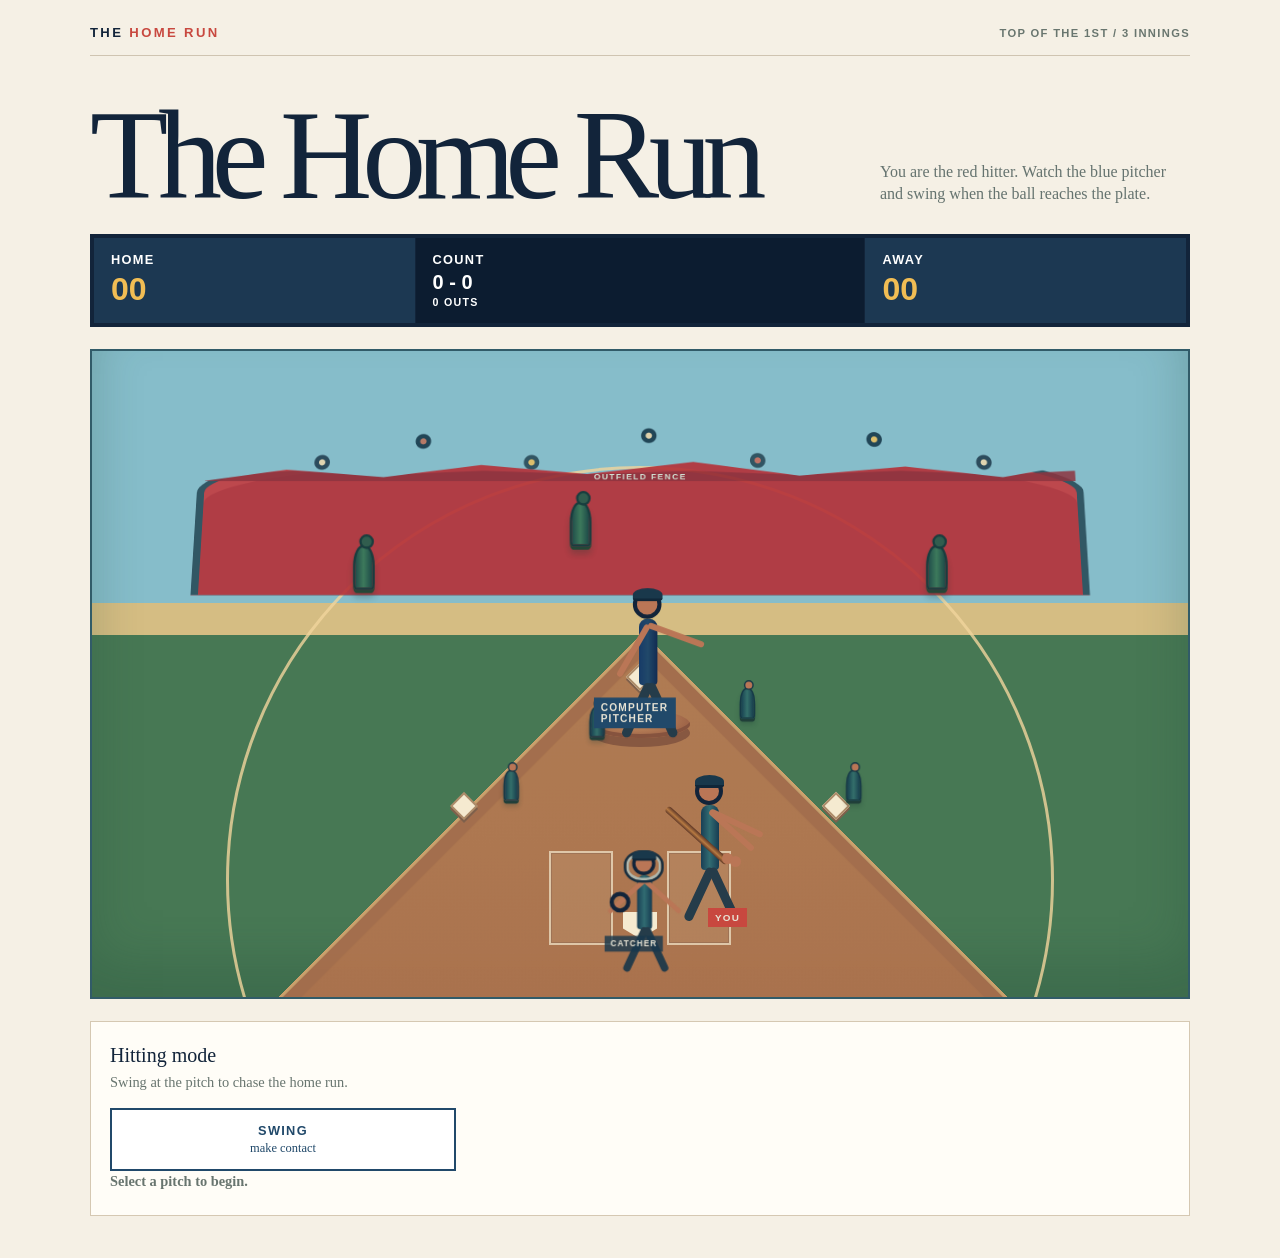
<file: week-08/day-3/index.html>
<!doctype html>
<html lang="en">

<head>
  <meta charset="utf-8">
  <meta name="viewport" content="width=device-width, initial-scale=1">
  <title>The Home Run | Baseball game</title>
  <style>
    :root {
      --navy: #12243a;
      --blue: #21496a;
      --red: #c8483f;
      --cream: #f5f0e5;
      --white: #fffdf7;
      --gold: #f1bd54;
      --grass: #4e805d;
      --dirt: #b77950
    }

    * {
      box-sizing: border-box
    }

    body {
      margin: 0;
      background: var(--cream);
      color: var(--navy);
      font: 16px/1.4 Georgia, serif
    }

    .page {
      width: min(1100px, calc(100% - 30px));
      margin: auto;
      padding: 25px 0 42px
    }

    .top {
      display: flex;
      justify-content: space-between;
      align-items: center;
      border-bottom: 1px solid #cfc4b1;
      padding-bottom: 15px
    }

    .logo {
      font: bold .82rem Arial, sans-serif;
      letter-spacing: .18em;
      text-transform: uppercase
    }

    .logo i {
      color: var(--red);
      font-style: normal
    }

    .gameinfo {
      font: 700 .7rem Arial, sans-serif;
      letter-spacing: .12em;
      text-transform: uppercase;
      color: #69766f
    }

    .hero {
      display: flex;
      justify-content: space-between;
      gap: 30px;
      align-items: end;
      padding: 50px 0 28px
    }

    .hero h1 {
      font-size: clamp(3.7rem, 10vw, 8rem);
      line-height: .78;
      letter-spacing: -.08em;
      font-weight: 400;
      margin: 0
    }

    .hero p {
      max-width: 310px;
      margin: 0;
      color: #65736f
    }

    .board {
      display: grid;
      grid-template-columns: 1fr 1.4fr 1fr;
      gap: 1px;
      background: var(--navy);
      border: 4px solid var(--navy);
      color: white;
      font: 700 .8rem Arial, sans-serif;
      text-transform: uppercase;
      letter-spacing: .1em
    }

    .board section {
      background: #1c3852;
      padding: 14px 17px
    }

    .board b {
      display: block;
      font-size: 2rem;
      letter-spacing: 0;
      color: var(--gold);
      margin-top: 4px
    }

    .board .count {
      background: #0c1c30
    }

    .count b {
      font-size: 1.25rem;
      color: #fff
    }

    .field {
      position: relative;
      height: clamp(410px, 58vw, 650px);
      margin-top: 22px;
      --base-offset: 18%;
      overflow: hidden;
      perspective: 900px;
      transform-style: preserve-3d;
      border: 2px solid #315b68;
      background: linear-gradient(#86bdca 0 39%, #d5bd83 39% 44%, #477854 44% 100%);
      box-shadow: inset 0 -35px 50px #234b3844
    }

    .field:after {
      content: "";
      position: absolute;
      left: 25%;
      bottom: -47%;
      width: 50%;
      aspect-ratio: 1;
      background: linear-gradient(135deg, #b77c52, #a96748);
      border: 3px solid #d5a36d;
      transform: rotate(45deg) translateZ(-35px);
      box-shadow: inset 0 0 0 14px #a96d4b;
      opacity: .94;
      z-index: 0
    }

    .field>* {
      z-index: 1
    }

    .fence {
      position: absolute;
      left: 6%;
      right: 6%;
      top: 10%;
      height: 27%;
      border: 8px solid #284b59;
      border-bottom: 0;
      border-radius: 50% 50% 0 0 / 35% 35% 0 0;
      clip-path: polygon(0 100%, 0 28%, 10% 20%, 21% 25%, 32% 17%, 44% 23%, 56% 15%, 68% 24%, 80% 18%, 91% 25%, 100% 16%, 100% 100%);
      background: #b52e36;
      box-shadow: inset 0 12px 0 #e95a5944, 0 7px 0 #681f2b;
      transform: translateZ(-65px) rotateX(7deg);
      transform-origin: bottom center;
      opacity: .9
    }

    .fence:before {
      content: "";
      position: absolute;
      left: 0;
      right: 0;
      top: 17%;
      height: 12px;
      background: #8f2430;
      clip-path: polygon(0 45%, 10% 0, 21% 38%, 32% 0, 44% 34%, 56% 0, 68% 40%, 80% 0, 91% 38%, 100% 0, 100% 100%, 0 100%);
      opacity: .85
    }

    .fence:after {
      content: "OUTFIELD FENCE";
      position: absolute;
      left: 50%;
      top: 18%;
      transform: translateX(-50%);
      color: #d9e2d2;
      font: 700 .58rem Arial, sans-serif;
      letter-spacing: .16em
    }

    .crowd {
      position: absolute;
      left: 8%;
      right: 8%;
      top: 2%;
      height: 17%;
      background:
        radial-gradient(circle at 12% 70%, #e8d6ad 0 3px, #244153 4px 8px, transparent 9px),
        radial-gradient(circle at 24% 48%, #bb735e 0 3px, #183a4c 4px 8px, transparent 9px),
        radial-gradient(circle at 37% 70%, #e5be62 0 3px, #294b59 4px 8px, transparent 9px),
        radial-gradient(circle at 51% 42%, #e6d2a8 0 3px, #183a4c 4px 8px, transparent 9px),
        radial-gradient(circle at 64% 68%, #c66b5c 0 3px, #294b59 4px 8px, transparent 9px),
        radial-gradient(circle at 78% 46%, #e5be62 0 3px, #183a4c 4px 8px, transparent 9px),
        radial-gradient(circle at 91% 70%, #e8d6ad 0 3px, #244153 4px 8px, transparent 9px);
      opacity: .92;
      z-index: 1;
      transform: translateZ(-85px) rotateX(8deg);
      transform-origin: bottom center
    }

    .crowd:after {
      content: "GO ACE!   GO ACE!   GO ACE!";
      position: absolute;
      left: 50%;
      top: 0;
      transform: translateX(-50%);
      color: #f5e5bb;
      font: 700 .55rem Arial, sans-serif;
      letter-spacing: .12em;
      white-space: nowrap;
      opacity: 0
    }

    .field.homer .crowd {
      animation: crowd-cheer .7s ease-in-out 2
    }

    .field.homer .crowd:after {
      animation: cheer-sign 1.25s ease forwards
    }

    .field.homer .crowd:after {
      content: "TRY HARDER!   TRY HARDER!   TRY HARDER!"
    }

    @keyframes crowd-cheer {
      50% {
        transform: translateY(-7px) scaleY(1.08)
      }
    }

    @keyframes cheer-sign {

      20%,
      85% {
        opacity: 1
      }
    }

    .field:before {
      content: "";
      position: absolute;
      left: 50%;
      bottom: -46%;
      width: 75%;
      aspect-ratio: 1;
      border: 3px solid #f2d59d;
      border-radius: 50%;
      transform: translateX(-50%);
      opacity: .8
    }

    .mound {
      position: absolute;
      left: 50%;
      bottom: 40%;
      width: 100px;
      height: 28px;
      background: radial-gradient(ellipse at 45% 35%, #d19a67, #9b6146 74%);
      border-radius: 50%;
      transform: translateX(-50%);
      box-shadow: 0 9px 0 #875841, inset 0 -4px 0 #86533e
    }

    .plate {
      position: absolute;
      left: 50%;
      bottom: 9%;
      width: 34px;
      height: 27px;
      transform: translateX(-50%);
      background: #f5ead0;
      clip-path: polygon(0 0, 100% 0, 100% 62%, 50% 100%, 0 62%);
      box-shadow: 0 3px 0 #a98564
    }

    .batter-box {
      position: absolute;
      bottom: 8%;
      width: 64px;
      height: 94px;
      border: 2px solid #f5ead0aa;
      background: #f5ead01a;
      box-shadow: inset 0 0 0 1px #7f604b66;
      z-index: 1
    }

    .batter-box.left-box {
      left: calc(50% - 91px)
    }

    .batter-box.right-box {
      left: calc(50% + 27px)
    }

    .base {
      position: absolute;
      width: 20px;
      height: 20px;
      background: #f5ead0;
      border: 2px solid #ad8c6a;
      transform: rotate(45deg);
      box-shadow: 2px 2px 0 #7f604b
    }

    .base.occupied {
      background: var(--gold);
      border-color: #fff2bd;
      box-shadow: 0 0 0 4px #f1bd5466, 2px 2px 0 #7f604b
    }

    .base.occupied:after {
      content: "";
      position: absolute;
      left: 7px;
      top: 3px;
      width: 7px;
      height: 12px;
      border-radius: 5px 5px 2px 2px;
      background: #1d5263;
      transform: rotate(-45deg)
    }

    .base.occupied:before {
      content: "";
      position: absolute;
      left: 6px;
      top: -7px;
      width: 8px;
      height: 8px;
      border-radius: 50%;
      background: #ba7656;
      border: 1px solid #19384b;
      transform: rotate(-45deg)
    }

    .first-base {
      left: calc(50% + var(--base-offset));
      bottom: 28%
    }

    .second-base {
      left: 50%;
      bottom: 48%;
      transform: translateX(-50%) rotate(45deg)
    }

    .third-base {
      left: calc(50% - var(--base-offset));
      bottom: 28%
    }

    .infielder {
      position: absolute;
      width: 22px;
      height: 44px;
      border-radius: 45% 45% 15% 15%;
      background: linear-gradient(90deg, #173f50, #34706b 48%, #173c4d);
      border: 2px solid #163847;
      box-shadow: 0 4px 0 #203f39, 0 8px 7px #193b3544;
      transform: translateZ(-22px) scale(.72);
      z-index: 2
    }

    .infielder:before {
      content: "";
      position: absolute;
      left: 4px;
      top: -13px;
      width: 10px;
      height: 10px;
      border: 2px solid #163847;
      border-radius: 50%;
      background: #ba7656
    }

    .first-baseman {
      right: 29%;
      bottom: 29%
    }

    .second-baseman {
      right: 39%;
      bottom: 42%
    }

    .shortstop {
      right: 53%;
      bottom: 39%
    }

    .third-baseman {
      right: 61%;
      bottom: 29%
    }

    .fielder {
      position: absolute;
      width: 28px;
      height: 58px;
      border-radius: 45% 45% 15% 15%;
      background: linear-gradient(90deg, #214e4b, #3d7a5c 48%, #1d4948);
      border: 3px solid #183e3f;
      box-shadow: 0 4px 0 #244837, 0 10px 8px #193b3544;
      transform: translateZ(-55px) scale(.82);
      z-index: 1
    }

    .fielder:before {
      content: "";
      position: absolute;
      left: 5px;
      top: -17px;
      width: 13px;
      height: 13px;
      border: 3px solid #183e3f;
      border-radius: 50%;
      background: #315d4e
    }

    .left-field {
      left: 22%;
      top: 28%
    }

    .center-field {
      left: 43%;
      top: 21%
    }

    .right-field {
      right: 20%;
      top: 28%
    }

    .pitcher,
    .batter,
    .catcher {
      position: absolute;
      color: var(--navy)
    }

    .pitcher {
      left: 50%;
      bottom: 41%;
      width: 70px;
      height: 140px;
      transform: translateX(-50%) translateZ(20px);
      z-index: 4
    }

    .batter {
      left: calc(50% + 27px);
      bottom: 10%;
      width: 80px;
      height: 155px;
      z-index: 2
    }

    .batter.batter-left {
      left: auto;
      right: calc(50% + 27px);
      transform: scaleX(-1)
    }

    .catcher {
      left: 50%;
      bottom: 7%;
      width: 75px;
      height: 125px;
      transform: translateX(-50%) translateZ(12px) scale(.82);
      transform-origin: bottom center;
      z-index: 3
    }

    .batter .body {
      background: linear-gradient(90deg, #8f2f2b, var(--red) 48%, #7b2825)
    }

    .person i {
      position: absolute;
      display: block
    }

    .person .head {
      left: 28px;
      top: 0;
      width: 28px;
      height: 28px;
      border: 4px solid currentColor;
      border-radius: 50%;
      background: #ba7656;
      z-index: 2
    }

    .person .head:before {
      content: "";
      position: absolute;
      left: -4px;
      top: -6px;
      width: 29px;
      height: 10px;
      border-radius: 50% 50% 20% 20%;
      background: #19384b;
      border-bottom: 3px solid #102638
    }

    .person .body {
      left: 39px;
      top: 28px;
      width: 18px;
      height: 65px;
      background: linear-gradient(90deg, #193f55, #316c72 48%, #173c52);
      border-radius: 8px 8px 4px 4px;
      transform: translateX(-5px)
    }

    .person .arm {
      left: 40px;
      top: 34px;
      width: 6px;
      height: 58px;
      background: #ba7656;
      transform: rotate(48deg);
      transform-origin: top;
      border-radius: 5px
    }

    .person .arm.two {
      transform: rotate(-48deg)
    }

    .person .leg {
      left: 40px;
      top: 91px;
      width: 9px;
      height: 58px;
      background: #253c4a;
      transform: rotate(25deg);
      transform-origin: top;
      border-radius: 5px
    }

    .person .leg.two {
      transform: rotate(-25deg)
    }

    .pitcher .arm {
      transform: rotate(-70deg)
    }

    .pitcher .arm.two {
      transform: rotate(30deg)
    }

    .batter .bat {
      left: 57px;
      top: 4px;
      width: 7px;
      height: 82px;
      background: linear-gradient(90deg, #5f3827, #b77a42 45%, #5f3827);
      transform: rotate(-48deg);
      transform-origin: bottom center;
      border-radius: 5px
    }

    .batter-left .bat {
      transform: rotate(48deg)
    }

    .batter-left .role {
      transform: scaleX(-1)
    }

    .batter .grip {
      left: 55px;
      top: 76px;
      width: 11px;
      height: 11px;
      background: #ba7656;
      border-radius: 50%;
      z-index: 3
    }

    .batter .grip.two {
      left: 63px;
      top: 79px
    }

    .batter .arm {
      transform: rotate(-65deg)
    }

    .catcher .mask {
      left: 18px;
      top: -2px;
      width: 48px;
      height: 39px;
      border: 3px solid #172f40;
      border-radius: 45%;
      box-shadow: inset 0 0 0 3px #aeb9b0
    }

    .catcher .glove {
      left: 1px;
      top: 48px;
      width: 25px;
      height: 25px;
      border: 5px solid currentColor;
      border-radius: 50%
    }

    .ball {
      position: absolute;
      left: calc(50% - 4px);
      bottom: calc(41% + 70px);
      width: 8px;
      height: 8px;
      border-radius: 50%;
      background: #fff;
      box-shadow: 0 1px 4px #162a2d;
      opacity: 0;
      pointer-events: none
    }

    .ball:after {
      content: "";
      position: absolute;
      inset: 1px;
      border-top: 1px solid #d34f4a;
      border-bottom: 1px solid #d34f4a;
      border-radius: 50%;
      transform: rotate(35deg)
    }

    .field.throwing .ball {
      opacity: 1;
      animation: throw 1s ease-in forwards
    }

    .field.missed .ball {
      opacity: 0;
      animation: none
    }

    .field.hitting-pitch .ball {
      opacity: 1;
      animation: hitting-pitch var(--pitch-speed, 1s) linear both
    }

    .field.pitching-mode.pitching-pitch .ball {
      opacity: 1;
      animation: pitching-pitch var(--pitch-speed, 1s) linear both
    }

    .field.hit .ball {
      opacity: 1;
      animation: home-run 1.25s cubic-bezier(.18, .7, .3, 1) forwards
    }

    .field.hit.single .ball {
      animation: base-hit 1.05s ease-out forwards
    }

    .field.hit.double .ball {
      animation: double-hit 1.1s ease-out forwards
    }

    .field.hit.triple .ball {
      animation: triple-hit 1.15s ease-out forwards
    }

    .field.hit .batter {
      animation: none
    }

    .field.hit .batter .bat {
      animation: swing .45s ease
    }

    .field.hit .batter-left .bat {
      animation-name: swing-left
    }

    .field.throwing .pitcher .arm {
      animation: pitch-arm .55s ease
    }

    .field.out .ball {
      opacity: 1;
      animation: throw 1s ease-in forwards
    }

    @keyframes throw {
      to {
        left: calc(50% - 4px);
        bottom: calc(9% + 10px);
        transform: scale(.7)
      }
    }

    @keyframes hitting-pitch {
      0% {
        left: calc(50% - 4px);
        bottom: calc(41% + 70px);
        transform: scale(1.1)
      }

      100% {
        left: calc(50% - 4px);
        bottom: calc(9% + 10px);
        transform: scale(.7)
      }
    }

    @keyframes pitching-pitch {
      0% {
        left: calc(50% - 4px);
        bottom: calc(41% + 70px);
        transform: scale(1.1)
      }

      100% {
        left: calc(50% - 4px);
        bottom: calc(9% + 10px);
        transform: scale(.7)
      }
    }

    @keyframes home-run {
      0% {
        left: calc(50% + 20px);
        bottom: calc(50% + 51px)
      }

      42% {
        left: 70%;
        bottom: 57%;
        transform: scale(.85)
      }

      100% {
        left: 94%;
        bottom: 91%;
        transform: scale(.45)
      }
    }

    @keyframes base-hit {
      to {
        left: 80%;
        bottom: 34%;
        transform: scale(.7)
      }
    }

    @keyframes double-hit {
      55% {
        left: 78%;
        bottom: 58%;
        transform: scale(.75)
      }

      100% {
        left: 86%;
        bottom: 50%;
        transform: scale(.62)
      }
    }

    @keyframes triple-hit {
      55% {
        left: 75%;
        bottom: 69%;
        transform: scale(.7)
      }

      100% {
        left: 90%;
        bottom: 76%;
        transform: scale(.5)
      }
    }

    @keyframes swing {
      50% {
        transform: rotate(-18deg)
      }
    }

    @keyframes swing-left {
      50% {
        transform: rotate(18deg)
      }
    }

    @keyframes pitch-arm {
      50% {
        transform: rotate(-8deg)
      }
    }

    .role {
      position: absolute;
      bottom: 5px;
      font: 700 .62rem Arial, sans-serif;
      letter-spacing: .12em;
      text-transform: uppercase;
      color: #e8e4d5;
      background: #18384dce;
      padding: 4px 7px
    }

    .pitcher .role {
      left: -10px
    }

    .batter .role {
      right: 0;
      background: var(--red)
    }

    .catcher .role {
      left: -5px
    }

    .pitcher .body {
      background: linear-gradient(90deg, #173b68, var(--blue) 48%, #122c52)
    }

    .pitcher .role {
      left: -10px;
      background: var(--blue)
    }

    .field.pitching-mode .pitcher .body {
      background: linear-gradient(90deg, #8f2f2b, var(--red) 48%, #7b2825)
    }

    .field.pitching-mode .pitcher .role {
      background: var(--red)
    }

    .field.pitching-mode .batter .body {
      background: linear-gradient(90deg, #173b68, var(--blue) 48%, #122c52)
    }

    .field.pitching-mode .batter .role {
      background: var(--blue)
    }

    .controls {
      margin-top: 22px;
      background: var(--white);
      padding: 19px;
      border: 1px solid #d5c8b2
    }

    .controls h2 {
      font-size: 1.25rem;
      font-weight: 400;
      margin: 0 0 3px
    }

    .controls p {
      margin: 0;
      color: #68756f;
      font-size: .9rem
    }

    .pitches {
      display: grid;
      grid-template-columns: repeat(3, 1fr);
      gap: 11px;
      margin-top: 16px
    }

    .controls.hitting-mode .pitch:not(:first-child) {
      display: none
    }

    .pitch {
      border: 2px solid var(--blue);
      background: #fff;
      color: var(--blue);
      padding: 13px 9px;
      cursor: pointer;
      font: bold .8rem Arial, sans-serif;
      letter-spacing: .1em;
      text-transform: uppercase
    }

    .pitch:hover,
    .pitch:focus {
      background: var(--blue);
      color: #fff
    }

    .pitch:disabled {
      opacity: .45;
      cursor: wait
    }

    .pitch small {
      display: block;
      font: normal .78rem Georgia, serif;
      letter-spacing: 0;
      text-transform: none;
      margin-top: 3px
    }

    .result {
      min-height: 25px;
      margin: 16px 0 0;
      font-weight: bold;
      color: var(--blue)
    }

    .result.hit {
      color: #ab453b
    }

    .result.strike {
      color: #987018
    }

    @media(max-width:650px) {
      .hero {
        display: block;
        padding-top: 45px
      }

      .hero p {
        margin-top: 22px
      }

      .board {
        grid-template-columns: 1fr 1fr
      }

      .board .count {
        grid-column: span 2
      }

      .pitches {
        grid-template-columns: 1fr
      }

      .pitcher {
        bottom: 41%
      }

      .batter {
        left: calc(50% + 27px);
        right: auto;
        bottom: 9%;
        transform: scale(.82);
        transform-origin: bottom right
      }

      .batter.batter-left {
        left: auto;
        right: calc(50% + 27px);
        transform: scaleX(-1) scale(.82)
      }

      .catcher {
        left: 50%;
        bottom: 6%;
        transform: translateX(-50%) scale(.72);
        transform-origin: bottom center
      }

    }
  </style>
</head>

<body>
  <main class="page">
    <header class="top">
      <div class="logo">The <i>Home Run</i></div>
      <div class="gameinfo" id="gameInfo">Top of the 1st / 3 innings</div>
    </header>
    <section class="hero">
      <h1>The Home Run</h1>
      <p>You are the red hitter. Watch the blue pitcher and swing when the ball reaches the plate.
      </p>
    </section>
    <section class="board">
      <section><span>Home</span><b id="home">00</b></section>
      <section class="count"><span>Count</span><b><span id="balls">0</span> - <span id="strikes">0</span></b><small
          class="outs">0 OUTS</small></section>
      <section><span>Away</span><b id="away">00</b></section>
    </section>
    <section class="field" id="field" aria-label="Baseball field with pitcher, batter, and catcher">
      <div class="crowd" aria-label="baseball crowd"></div>
      <div class="fence"></div>
      <div class="mound"></div>
      <div class="plate" aria-label="home plate"></div>
      <div class="batter-box left-box" aria-label="left batter's box"></div>
      <div class="batter-box right-box" aria-label="right batter's box"></div>
      <div class="base first-base" id="firstBase" aria-label="first base"></div>
      <div class="base second-base" id="secondBase" aria-label="second base"></div>
      <div class="base third-base" id="thirdBase" aria-label="third base"></div>
      <div class="fielder left-field" aria-label="left fielder"></div>
      <div class="fielder center-field" aria-label="center fielder"></div>
      <div class="fielder right-field" aria-label="right fielder"></div>
      <div class="infielder first-baseman" aria-label="first baseman"></div>
      <div class="infielder second-baseman" aria-label="second baseman"></div>
      <div class="infielder shortstop" aria-label="shortstop"></div>
      <div class="infielder third-baseman" aria-label="third baseman"></div>
      <div class="ball"></div>
      <div class="person pitcher"><i class="head"></i><i class="body"></i><i class="arm"></i><i class="arm two"></i><i
          class="leg"></i><i class="leg two"></i><span class="role">Computer pitcher</span></div>
      <div class="person batter batter-right"><i class="head"></i><i class="body"></i><i class="arm"></i><i
          class="arm two"></i><i class="leg"></i><i class="leg two"></i><i class="grip"></i><i class="grip two"></i><i
          class="bat"></i><span class="role">You</span></div>
      <div class="person catcher"><i class="head"></i><i class="body"></i><i class="arm"></i><i class="arm two"></i><i
          class="leg"></i><i class="leg two"></i><i class="mask"></i><i class="glove"></i><span
          class="role">Catcher</span></div>
    </section>
    <section class="controls hitting-mode">
      <h2 id="controlTitle">Hitting mode</h2>
      <p id="controlPrompt">Swing when the pitch reaches the plate.</p>
      <div class="pitches"><button class="pitch" data-pitch="Swing">Swing<small>make contact</small></button><button
          class="pitch" data-pitch="Curveball">Curveball<small>slows the hitter</small></button><button class="pitch"
          data-pitch="Changeup">Changeup<small>slows the hitter</small></button></div>
      <p class="result" id="result" aria-live="polite">Select a pitch to begin.</p>
    </section>
  </main>
  <script>
    (function () {
      var field = document.getElementById("field");
      var result = document.getElementById("result");
      var buttons = document.querySelectorAll(".pitch");
      var balls = document.getElementById("balls");
      var strikes = document.getElementById("strikes");
      var outs = document.querySelector(".outs");
      var home = document.getElementById("home");
      var away = document.getElementById("away");
      var batter = document.querySelector(".batter");
      var pitcher = document.querySelector(".pitcher");
      var controls = document.querySelector(".controls");
      var controlTitle = document.getElementById("controlTitle");
      var controlPrompt = document.getElementById("controlPrompt");
      var gameInfo = document.getElementById("gameInfo");
      var pitcherRole = pitcher.querySelector(".role");
      var batterRole = batter.querySelector(".role");
      var baseElements = [document.getElementById("firstBase"), document.getElementById("secondBase"), document.getElementById("thirdBase")];
      var runners = [false, false, false];
      var ballCount = 0, strikeCount = 0, outCount = 0, homeScore = 0, awayScore = 0, inning = 1, half = "top", locked = false, batterSide = "right", hittingMode = true, pitchInFlight = false, pitchStartedAt = 0, currentPitch = null, gameOver = false;
      var pitchTypes = [
        { name: "Fastball", duration: 700, window: [570, 770] },
        { name: "Curveball", duration: 950, window: [760, 1020] },
        { name: "Changeup", duration: 1200, window: [980, 1270] }
      ];

      function syncFieldGeometry() {
        if (!field.clientWidth || !field.clientHeight) return;
        var aspectRatio = field.clientWidth / field.clientHeight;
        var baseOffset = Math.max(15, Math.min(21, aspectRatio * 10));
        field.style.setProperty("--base-offset", baseOffset + "%");
      }

      syncFieldGeometry();
      window.addEventListener("resize", syncFieldGeometry);

      function switchBatterBox() {
        batterSide = batterSide === "right" ? "left" : "right";
        batter.classList.toggle("batter-right", batterSide === "right");
        batter.classList.toggle("batter-left", batterSide === "left");
      }

      function enterHittingMode() {
        hittingMode = true;
        controls.classList.add("hitting-mode");
        field.className = "field";
        controlTitle.textContent = "Hitting mode";
        controlPrompt.textContent = "Swing at the pitch to chase the home run.";
        buttons[0].firstChild.nodeValue = "Swing";
        buttons[0].querySelector("small").textContent = "make contact";
        buttons[0].dataset.pitch = "Swing";
        pitcherRole.textContent = "Computer pitcher";
        batterRole.textContent = "You";
      }

      function enterPitchingMode() {
        hittingMode = false;
        controls.classList.remove("hitting-mode");
        field.className = "field pitching-mode";
        controlTitle.textContent = "Pitching mode";
        controlPrompt.textContent = "Choose a pitch for the computer to face.";
        buttons[0].firstChild.nodeValue = "Fastball";
        buttons[0].querySelector("small").textContent = "straight and quick";
        buttons[0].dataset.pitch = "Fastball";
        pitcherRole.textContent = "You";
        batterRole.textContent = "Computer hitter";
      }

      function updateInningLabel() {
        var ordinal = inning === 1 ? "st" : inning === 2 ? "nd" : "rd";
        gameInfo.textContent = (half === "top" ? "Top" : "Bottom") + " of the " + inning + ordinal + " / 3 innings";
      }

      function startPitch() {
        currentPitch = pitchTypes[Math.floor(Math.random() * pitchTypes.length)];
        pitchStartedAt = performance.now();
        pitchInFlight = true;
        field.style.setProperty("--pitch-speed", currentPitch.duration + "ms");
        field.className = "field hitting-pitch";
        result.className = "result";
        result.textContent = currentPitch.name + " coming in. Swing when it reaches the plate.";
      }

      function resetCount() {
        ballCount = 0;
        strikeCount = 0;
        balls.textContent = "0";
        strikes.textContent = "0";
      }

      function drawBases() {
        baseElements.forEach(function (base, index) {
          base.classList.toggle("occupied", runners[index]);
        });
      }

      function resetInning() {
        runners = [false, false, false];
        outCount = 0;
        outs.textContent = "0 OUTS";
        resetCount();
        drawBases();
      }

      function finishHalfInning() {
        resetInning();
        if (half === "top") {
          half = "bottom";
          enterPitchingMode();
          updateInningLabel();
          result.textContent = "Three outs. Your turn to pitch the bottom half.";
          return;
        }

        if (inning === 3) {
          gameOver = true;
          result.textContent = "Three full innings complete. Final score recorded.";
          controlPrompt.textContent = "The game is over.";
          setButtons(true);
          return;
        }

        inning++;
        half = "top";
        enterHittingMode();
        updateInningLabel();
        result.textContent = "Bottom half complete. Your turn to hit the top of the next inning.";
      }

      function setButtons(value) {
        buttons.forEach(function (button) { button.disabled = value; });
      }

      function scoreRuns(number) {
        homeScore += number;
        home.textContent = String(homeScore).padStart(2, "0");
      }

      function advanceRunners(hitType) {
        var next = [false, false, false];
        var runs = 0;
        if (hitType === "single") {
          if (runners[2]) runs++;
          next[2] = runners[1];
          next[1] = runners[0];
          next[0] = true;
        }
        if (hitType === "double") {
          runs = (runners[1] ? 1 : 0) + (runners[2] ? 1 : 0);
          next[2] = runners[0];
          next[1] = true;
        }
        if (hitType === "triple") {
          runs = runners.filter(Boolean).length;
          next[2] = true;
        }
        if (hitType === "homer") {
          runs = runners.filter(Boolean).length + 1;
        }
        scoreRuns(runs);
        runners = next;
        drawBases();
      }

      buttons.forEach(function (button) {
        button.addEventListener("click", function () {
          if (locked || gameOver) return;

          if (hittingMode) {
            if (!pitchInFlight) {
              startPitch();
              return;
            }
          } else {
            locked = true;
            setButtons(true);
          }

          var pitch = hittingMode ? currentPitch.name : button.dataset.pitch;
          var timing = hittingMode ? performance.now() - pitchStartedAt : 0;
          var hit = hittingMode ? timing >= currentPitch.window[0] && timing <= currentPitch.window[1] : Math.random() < .1;
          var selectedPitch = pitchTypes.find(function (pitchType) { return pitchType.name === pitch; });
          if (!hittingMode && selectedPitch) {
            field.style.setProperty("--pitch-speed", selectedPitch.duration + "ms");
          }
          pitchInFlight = false;
          pitchStartedAt = 0;
          currentPitch = null;
          var hitType = "";
          if (hit) {
            var distance = Math.random();
            hitType = distance < .5 ? "single" : distance < .75 ? "double" : distance < .9 ? "triple" : "homer";
          }
          field.className = "field " + (hit ? (hittingMode ? "hit " + hitType : "pitching-mode pitching-pitch hit " + hitType) : (hittingMode ? "hitting-pitch" : "pitching-mode pitching-pitch"));
          result.className = "result";
          if (hit) {
            advanceRunners(hitType);
            resetCount();
            result.className = "result hit";
            result.textContent = hitType === "homer" ? "Home run! The crowd shouts: Try harder!" : "A " + hitType + " puts runners on base.";
            switchBatterBox();
          } else {
            strikeCount++;
            strikes.textContent = strikeCount;
            result.className = "result strike";
            result.textContent = pitch + "! Strike " + strikeCount + ".";
            if (strikeCount === 3) {
              outCount++;
              outs.textContent = outCount + (outCount === 1 ? " OUT" : " OUTS");
              resetCount();
              switchBatterBox();
              if (outCount === 3) {
                finishHalfInning();
              } else {
                result.textContent = "Strike three! Out " + outCount + ".";
              }
            }
          }
          setTimeout(function () {
            field.className = hittingMode ? "field" : "field pitching-mode";
            if (!gameOver) {
              locked = false;
              setButtons(false);
            }
          }, hitType === "homer" ? 1450 : 1250);
        });
      });
      enterHittingMode();
      updateInningLabel();
    }());
  </script>
</body>

</html>
</file>
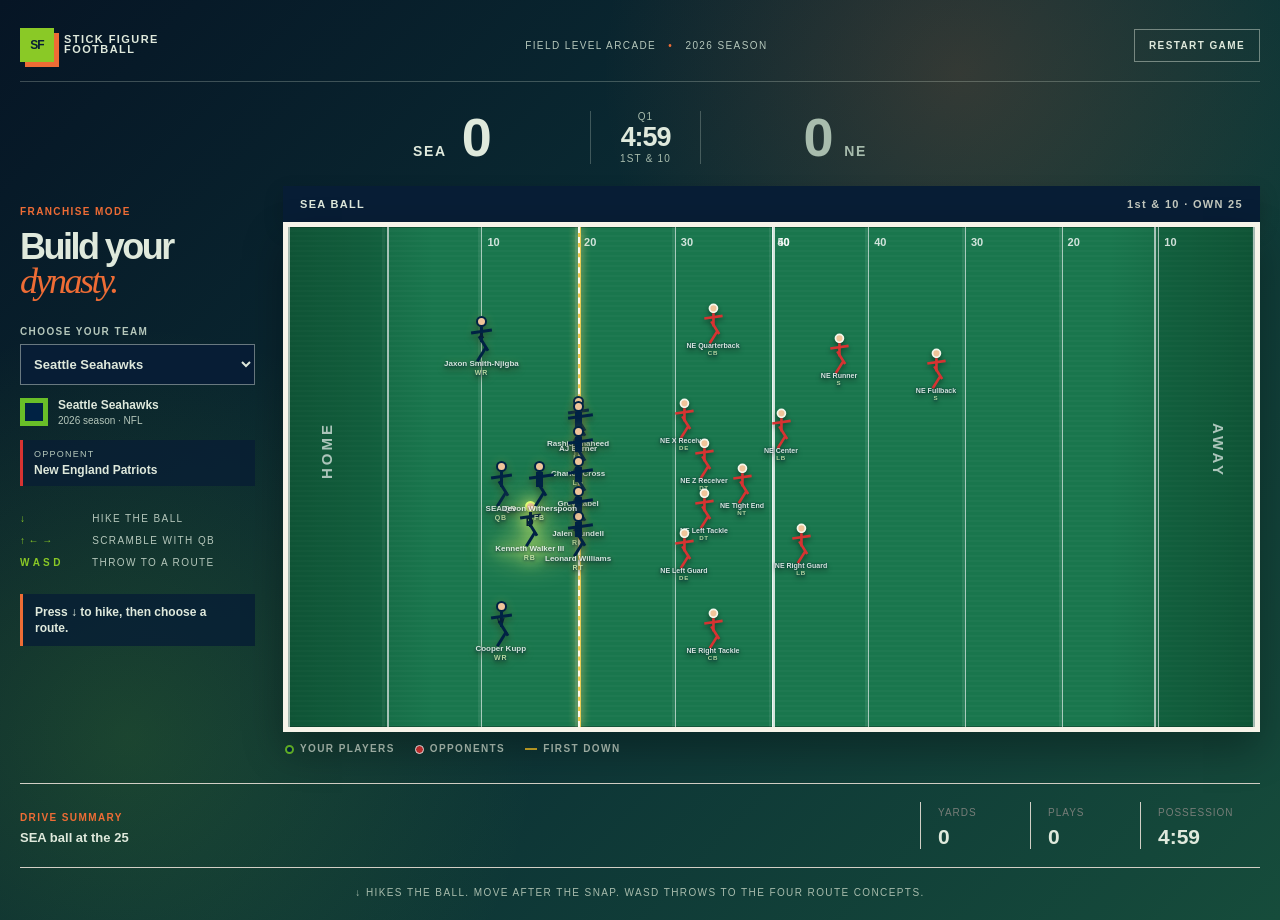
<file: week-08/day-4/index.html>
<!doctype html>
<html lang="en">

<head>
  <meta charset="utf-8">
  <meta name="viewport" content="width=device-width, initial-scale=1">
  <title>Stick Figure Football</title>
  <link rel="stylesheet" href="styles.css">
</head>

<body>
  <main class="game-shell">
    <header class="topbar">
      <div class="brand"><span class="brand-mark">SF</span><span>STICK FIGURE<br>FOOTBALL</span></div>
      <div class="league-tag">Field Level Arcade <span>•</span> 2026 Season</div>
      <button class="restart-button" id="restartButton" type="button">Restart game</button>
    </header>
    <section class="scoreboard" aria-label="Game scoreboard">
      <div class="team-score home-score"><span id="homeLabel">SEA</span><strong id="homeScore">0</strong></div>
      <div class="game-clock"><span id="quarter">Q1</span><strong id="clock">2:00</strong><small id="downDistance">1st
          &amp; 10</small></div>
      <div class="team-score away-score"><strong id="awayScore">0</strong><span id="awayLabel">SF</span></div>
    </section>
    <section class="game-layout">
      <aside class="control-panel">
        <p class="eyebrow">Franchise mode</p>
        <h1>Build your<br><em>dynasty.</em></h1>
        <label class="select-label" for="teamSelect">Choose your team</label>
        <select id="teamSelect">
          <option value="seahawks">Seattle Seahawks</option>
          <option value="patriots">New England Patriots</option>
          <option value="49ers">San Francisco 49ers</option>
          <option value="rams">Los Angeles Rams</option>
        </select>
        <div class="team-swatch" id="teamSwatch"><span></span>
          <div><strong id="teamName">Seattle Seahawks</strong><small id="teamRecord">12 - 5 · NFC West</small></div>
        </div>
        <div class="opponent-card"><span>Opponent</span><strong id="opponentName">New England Patriots</strong></div>
        <div class="tips">
          <p><span class="key-group">↓</span> Hike the ball</p>
          <p><span class="key-group">↑ ← →</span> Scramble with QB</p>
          <p><span class="key-group">W A S D</span> Throw to a route</p>
        </div>
        <div class="play-status" id="playStatus" aria-live="polite">Press ↓ to hike, then choose a route.</div>
      </aside>
      <section class="field-wrap">
        <div class="field-heading"><span id="possessionText">SEA BALL</span><span id="playText">1ST &amp; 10 · OWN
            25</span></div>
        <div class="field" id="field" tabindex="0" aria-label="Football field. Use arrow keys to move.">
          <div class="end-zone left-zone"><span>HOME</span></div>
          <div class="yard-line line-10"><span>10</span></div>
          <div class="yard-line line-20"><span>20</span></div>
          <div class="yard-line line-30"><span>30</span></div>
          <div class="yard-line line-40"><span>40</span></div>
          <div class="yard-line midfield"><span>50</span></div>
          <div class="yard-line line-60"><span>40</span></div>
          <div class="yard-line line-70"><span>30</span></div>
          <div class="yard-line line-80"><span>20</span></div>
          <div class="yard-line line-90"><span>10</span></div>
          <div class="end-zone right-zone"><span>AWAY</span></div>
          <div class="scrimmage-line" id="scrimmageLine" aria-label="Line of scrimmage"></div>
          <div class="first-down" id="firstDown"></div>
          <div class="team-players offense-players" id="offensePlayers" aria-label="Your 11 players"></div>
          <div class="team-players defense-players" id="defensePlayers" aria-label="Opponent 11 players"></div>
          <div class="ball" id="ball">🏈</div>
          <div class="field-toast" id="fieldToast">READY?</div>
        </div>
        <div class="field-legend"><span><i class="legend-dot offense-dot"></i>Your players</span><span><i
              class="legend-dot defense-dot"></i>Opponents</span><span><i class="legend-line"></i>First down</span>
        </div>
      </section>
    </section>
    <section class="drive-bar">
      <div><span class="eyebrow">Drive summary</span><strong id="driveSummary">Drive starts at your 25</strong></div>
      <div class="drive-stat"><small>Yards</small><strong id="yards">0</strong></div>
      <div class="drive-stat"><small>Plays</small><strong id="plays">0</strong></div>
      <div class="drive-stat"><small>Possession</small><strong id="possession">1:59</strong></div>
    </section>
    <p class="footer-note">↓ hikes the ball. Move after the snap. WASD throws to the four route concepts.</p>
  </main>
  <script src="app.js"></script>
</body>

</html>
</file>
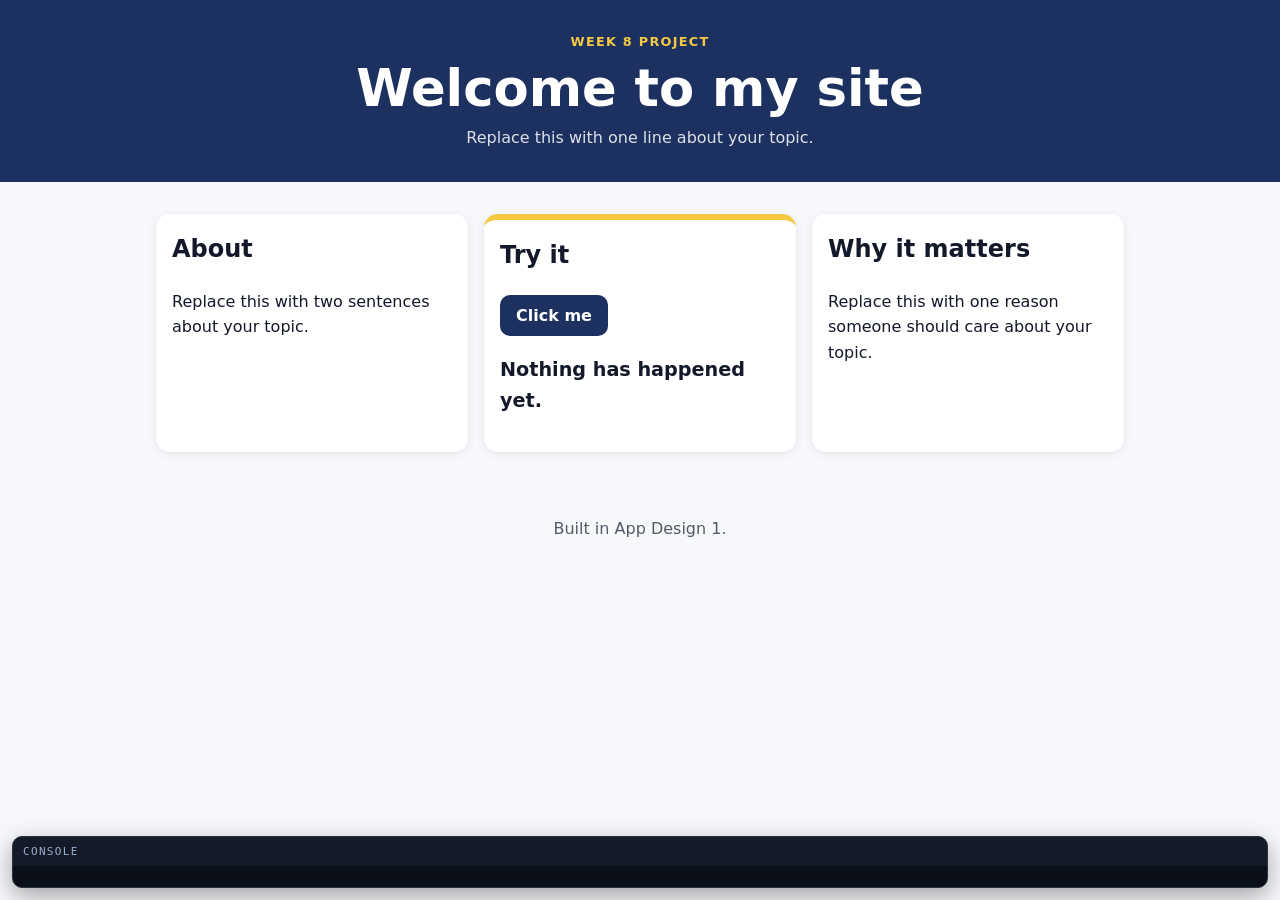
<file: week-08/my-site/index.html>
<!doctype html>
<html lang="en">
<head>
  <meta charset="utf-8">
  <meta name="viewport" content="width=device-width, initial-scale=1">
  <!-- DAY 1 · TODO 1: change the title to your topic -->
  <title>My Site</title>
  <link rel="stylesheet" href="styles.css">
  <!-- The console panel: shows console.log messages and errors at the bottom of the page,
       because school Chromebooks block the browser's own console.
       DAY 4: delete this one line before you ship, so your live site shows only your page. -->
  <script src="console-panel.js" defer></script>
  <!-- This line connects your JavaScript. "defer" means: wait until the page has loaded, then run it. Do not delete it. -->
  <script src="script.js" defer></script>
</head>
<body>
  <!--
    MY CONTRACT FOR THE WEEK  (DAY 1 · TODO 2 — fill in all four, then save)
    My topic:
    My colours:
    My headline:
    The one thing only my site does:
  -->

  <header class="top">
    <p class="kicker">Week 8 project</p>
    <!-- DAY 1 · TODO 3: your headline, in your own words -->
    <h1>Welcome to my site</h1>
    <!-- DAY 1 · TODO 4: one line that tells a stranger what this page is about -->
    <p class="tagline">Replace this with one line about your topic.</p>
  </header>

  <main class="cards">
    <section class="card">
      <h2>About</h2>
      <p>Replace this with two sentences about your topic.</p>
    </section>

    <section class="card feature">
      <h2>Try it</h2>
      <!-- DAY 2: this is your button. Its id, "action", is how JavaScript finds it. -->
      <button id="action" type="button">Click me</button>
      <!-- DAY 2: JavaScript writes into this paragraph. Its id is "output". -->
      <p id="output">Nothing has happened yet.</p>
    </section>

    <section class="card">
      <h2>Why it matters</h2>
      <p>Replace this with one reason someone should care about your topic.</p>
    </section>
  </main>

  <footer class="bottom">
    <p>Built in App Design 1.</p>
  </footer>
</body>
</html>
</file>
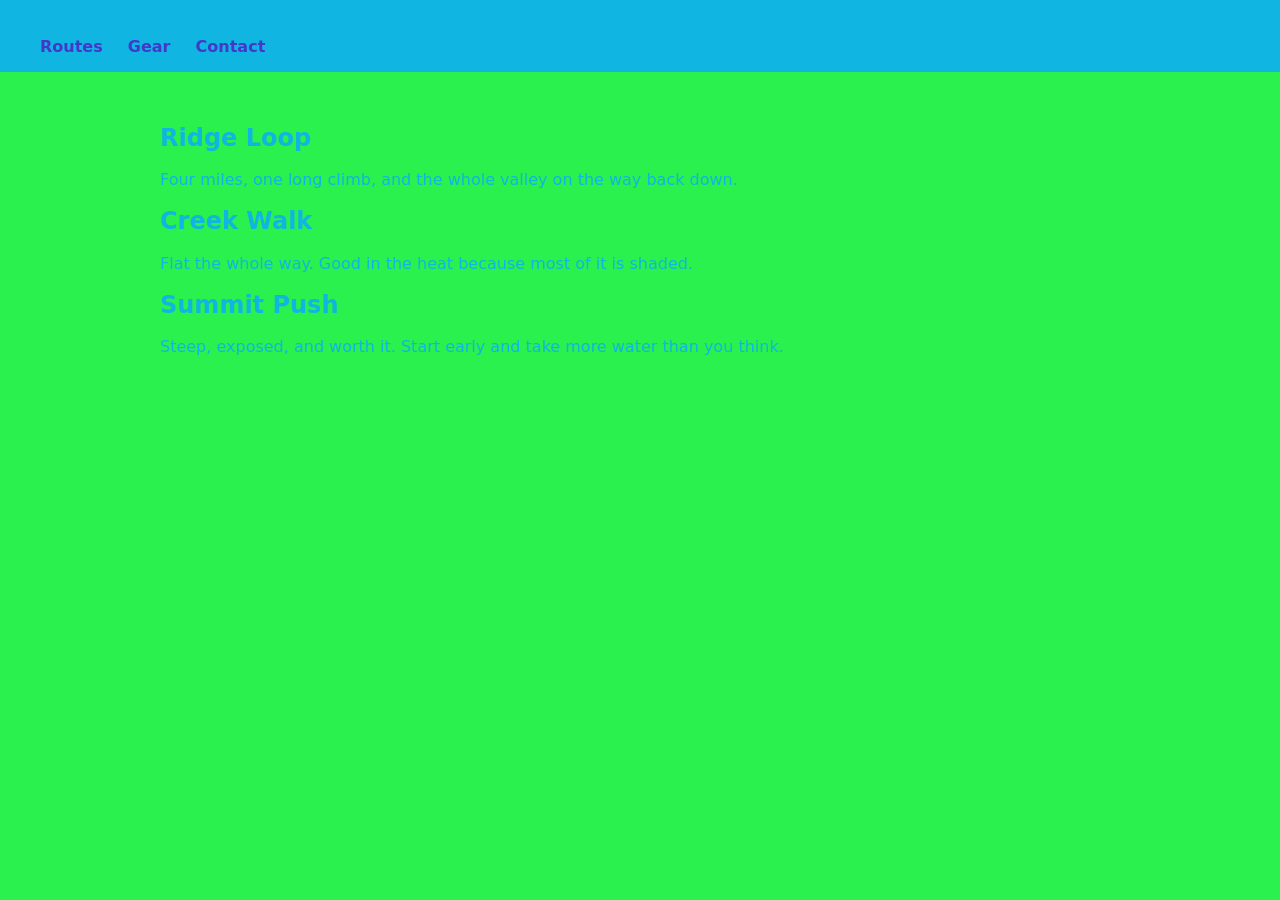
<file: day-24/starter.html>
<!doctype html>
<html lang="en">
<head>
  <meta charset="utf-8">
  <meta name="viewport" content="width=device-width,initial-scale=1">
  <title>Trailhead — starter</title>
  <link rel="stylesheet" href="styles.css">
</head>
<body>

  <!-- Do not change this HTML. Everything you need to do happens in styles.css. -->

  <header class="site-header">
    <div class="logo">Trailhead</div>
    <nav class="nav">
      <a href="#">Routes</a>
      <a href="#">Gear</a>
      <a href="#">Contact</a>
    </nav>
  </header>

  <main>
    <section class="cards">
      <article class="card">
        <h2>Ridge Loop</h2>
        <p>Four miles, one long climb, and the whole valley on the way back down.</p>
      </article>
      <article class="card">
        <h2>Creek Walk</h2>
        <p>Flat the whole way. Good in the heat because most of it is shaded.</p>
      </article>
      <article class="card">
        <h2>Summit Push</h2>
        <p>Steep, exposed, and worth it. Start early and take more water than you think.</p>
      </article>
    </section>
  </main>

</body>
</html>
</file>
<file: styles.css>
@import url('https://fonts.googleapis.com/css2?family=DM+Mono:wght@400;500&family=Space+Grotesk:wght@400;500;600;700&display=swap');

:root {
  --bg: #091311;
  --ink: #f3f7ed;
  --muted: #aab8ad;
  --line: rgba(243, 247, 237, .16);
  --glass: rgba(255, 255, 255, .075);
  --glass-strong: rgba(255, 255, 255, .13);
  --lime: #d9ff67;
  --coral: #ff876f;
  --cyan: #87e5dd;
  --shadow: 0 1.5rem 4rem rgba(0, 0, 0, .24);
}

:root[data-theme="warm"] {
  --bg: #201410;
  --lime: #ffd36a;
  --coral: #ff9a78;
  --cyan: #a5e6d0;
}

*,
*::before,
*::after {
  box-sizing: border-box;
}

html {
  scroll-behavior: smooth;
}

body {
  min-height: 100vh;
  margin: 0;
  padding: 1.5rem clamp(1rem, 4vw, 5rem) 2rem;
  overflow-x: hidden;
  color: var(--ink);
  background-color: var(--bg);
  background-image: radial-gradient(circle at 8% 5%, rgba(135, 229, 221, .16), transparent 25rem), radial-gradient(circle at 90% 78%, rgba(255, 135, 111, .13), transparent 27rem), linear-gradient(rgba(255, 255, 255, .025) 1px, transparent 1px), linear-gradient(90deg, rgba(255, 255, 255, .025) 1px, transparent 1px);
  background-size: auto, auto, 4rem 4rem, 4rem 4rem;
  font: 1rem/1.5 'Space Grotesk', sans-serif;
  transition: background-color .4s ease;
}

.site-header,
main,
footer {
  width: min(1180px, 100%);
  margin: 0 auto;
}

.site-header {
  display: flex;
  align-items: center;
  justify-content: space-between;
  margin-bottom: clamp(2rem, 6vw, 5rem);
}

.monogram {
  display: grid;
  width: 3rem;
  height: 3rem;
  place-items: center;
  border: 1px solid var(--line);
  border-radius: 1rem;
  color: var(--ink);
  background: var(--glass);
  box-shadow: inset 0 1px rgba(255, 255, 255, .12);
  font: 500 .9rem 'DM Mono', monospace;
  text-decoration: none;
  transition: transform .25s ease, border-color .25s ease;
}

.monogram:hover {
  border-color: var(--lime);
  transform: rotate(-8deg);
}

.header-meta {
  display: flex;
  align-items: center;
  gap: 1.5rem;
}

.eyebrow,
.label,
.tile-topline,
footer,
.theme-toggle {
  color: var(--muted);
  font: 500 .68rem/1.2 'DM Mono', monospace;
  letter-spacing: .06em;
  text-transform: uppercase;
}

.eyebrow {
  margin: 0;
}

.eyebrow span {
  display: inline-block;
  width: .42rem;
  height: .42rem;
  margin: 0 .45rem .05rem;
  border-radius: 50%;
  background: var(--lime);
  box-shadow: 0 0 .8rem var(--lime);
}

.theme-toggle {
  padding: .6rem 0;
  border: 0;
  color: var(--lime);
  background: transparent;
  cursor: pointer;
}

.theme-toggle span,
.email-link span {
  display: inline-block;
  margin-left: .35rem;
  transition: transform .2s ease;
}

.theme-toggle:hover span,
.email-link:hover span {
  transform: translate(3px, -3px);
}

.bento {
  display: grid;
  grid-template-columns: repeat(12, 1fr);
  grid-auto-rows: minmax(150px, auto);
  gap: 1rem;
}

.tile {
  position: relative;
  min-height: 180px;
  overflow: hidden;
  padding: clamp(1.25rem, 3vw, 2.25rem);
  border: 1px solid var(--line);
  border-radius: 1.25rem;
  background: var(--glass);
  box-shadow: var(--shadow), inset 0 1px rgba(255, 255, 255, .1);
  transform: perspective(900px) rotateX(var(--rotate-x, 0deg)) rotateY(var(--rotate-y, 0deg));
  transition: transform .2s ease, border-color .25s ease, background .25s ease;
}

.tile::after {
  position: absolute;
  inset: 0;
  pointer-events: none;
  content: '';
  background: radial-gradient(circle at var(--spot-x, 50%) var(--spot-y, 50%), rgba(255, 255, 255, .13), transparent 32%);
  opacity: 0;
  transition: opacity .25s ease;
}

.tile:hover {
  border-color: rgba(217, 255, 103, .42);
  background: var(--glass-strong);
}

.tile:hover::after {
  opacity: 1;
}

.tile-hero {
  grid-column: span 7;
  grid-row: span 2;
  min-height: 430px;
  background: linear-gradient(135deg, rgba(135, 229, 221, .18), var(--glass));
}

.tile-now {
  grid-column: span 5;
  background: linear-gradient(135deg, rgba(217, 255, 103, .16), var(--glass));
}

.tile-chat {
  grid-column: span 5;
  background: linear-gradient(135deg, rgba(255, 135, 111, .16), var(--glass));
}

.tile-python {
  grid-column: span 4;
  background: linear-gradient(135deg, rgba(135, 229, 221, .18), var(--glass));
}

.tile-projects {
  grid-column: span 5;
}

.tile-quote {
  grid-column: span 3;
  background: linear-gradient(135deg, rgba(217, 255, 103, .16), var(--glass));
}

.tile-contact {
  grid-column: span 5;
  background: linear-gradient(135deg, rgba(255, 135, 111, .18), var(--glass));
}

h1,
h2,
p {
  margin-top: 0;
}

h1 {
  max-width: 7ch;
  margin: 1rem 0 1.5rem;
  font-size: clamp(3.7rem, 8vw, 7.3rem);
  line-height: .82;
  letter-spacing: -.055em;
}

h1 em {
  color: var(--coral);
  font-style: normal;
}

h2 {
  margin-bottom: .7rem;
  font-size: clamp(1.55rem, 3vw, 2.55rem);
  line-height: .98;
  letter-spacing: -.04em;
}

.hero-copy {
  max-width: 31rem;
  margin-bottom: 0;
  color: #d1ddd4;
  font-size: clamp(1rem, 1.6vw, 1.25rem);
  line-height: 1.4;
}

.label {
  margin-bottom: 1.3rem;
  color: var(--lime);
}

.tile-now h2 span {
  color: var(--coral);
}

.tile p:not(.eyebrow):not(.label) {
  max-width: 28rem;
  color: var(--muted);
}

.tile-contact p {
  color: #e4eee5 !important;
}

.hero-mark {
  position: absolute;
  right: 2rem;
  bottom: 1.5rem;
  display: flex;
  gap: .65rem;
  color: var(--coral);
  font: 2rem/1 Arial, sans-serif;
}

.hero-mark span {
  animation: float 3s ease-in-out infinite;
}

.hero-mark span:nth-child(2) {
  transform: translateY(-1rem);
  animation-delay: .2s;
}

.hero-mark span:nth-child(3) {
  transform: translateY(-2rem);
  animation-delay: .4s;
}

@keyframes float {
  50% {
    transform: translateY(-.35rem);
  }
}

.tile-topline {
  display: flex;
  justify-content: space-between;
  margin-bottom: 2.2rem;
}

.tile-chat .tile-topline {
  justify-content: flex-start;
}

.status-dot {
  width: .5rem;
  height: .5rem;
  margin: .1rem .45rem 0 0;
  border-radius: 50%;
  background: var(--coral);
  box-shadow: 0 0 .7rem var(--coral);
}

.chat-lines {
  position: absolute;
  right: 2rem;
  bottom: 2rem;
  display: grid;
  gap: .35rem;
  width: 36%;
}

.chat-lines span {
  display: block;
  height: .45rem;
  border-radius: 2px;
  background: rgba(243, 247, 237, .24);
}

.chat-lines span:nth-child(2) {
  width: 75%;
}

.chat-lines span:nth-child(3) {
  width: 50%;
}

.python-badge {
  display: grid;
  width: 3rem;
  height: 3rem;
  place-items: center;
  margin: .2rem 0 1.3rem;
  border: 1px solid rgba(217, 255, 103, .5);
  border-radius: .8rem;
  color: var(--bg);
  background: var(--lime);
  font: 700 1rem 'DM Mono', monospace;
  transform: rotate(-8deg);
}

.tile-python h2 {
  font-size: clamp(1.5rem, 2.6vw, 2.2rem);
}

.project-row {
  display: grid;
  grid-template-columns: 2.5rem 1fr auto;
  gap: .5rem;
  align-items: center;
  padding: .8rem 0;
  border-top: 1px solid var(--line);
  font-size: .95rem;
}

.project-number {
  color: var(--lime);
  font: .75rem 'DM Mono', monospace;
}

.project-tag {
  padding: .25rem .45rem;
  border: 1px solid var(--line);
  border-radius: 100px;
  color: var(--muted);
  font-size: .55rem;
}

.project-note {
  margin: 1rem 0 0;
  font-size: .9rem;
}

.quote-mark {
  display: block;
  height: 2.1rem;
  color: var(--coral);
  font: 4rem/1 Georgia, serif;
}

.tile-quote blockquote {
  max-width: 10ch;
  margin: 0 0 1rem;
  color: var(--ink);
  font-size: clamp(1.8rem, 3vw, 2.7rem);
  line-height: .98;
  letter-spacing: -.06em;
}

.tile-quote p {
  margin: 0;
  font-size: .8rem;
}

.tile-contact h2 {
  margin-bottom: 2.2rem;
}

.email-link {
  display: flex;
  justify-content: space-between;
  align-items: center;
  padding-top: .8rem;
  border-top: 1px solid var(--line);
  color: var(--ink);
  font: .85rem 'DM Mono', monospace;
  text-decoration: none;
}

.email-link span {
  color: var(--lime);
  font-size: 1.2rem;
}

[data-reveal] {
  opacity: 0;
  transform: translateY(1.25rem);
}

[data-reveal].is-visible {
  opacity: 1;
  transform: perspective(900px) rotateX(var(--rotate-x, 0deg)) rotateY(var(--rotate-y, 0deg)) translateY(0);
  transition: opacity .7s ease, transform .7s cubic-bezier(.2, .8, .2, 1);
}

.tile:nth-child(2) {
  transition-delay: .08s;
}

.tile:nth-child(3) {
  transition-delay: .16s;
}

.tile:nth-child(4) {
  transition-delay: .24s;
}

.tile:nth-child(5) {
  transition-delay: .32s;
}

.tile:nth-child(6) {
  transition-delay: .4s;
}

.tile:nth-child(7) {
  transition-delay: .48s;
}

footer {
  margin-top: 1.5rem;
  padding: .7rem 0;
  color: var(--muted);
  font-size: .62rem;
}

@media (max-width:700px) {
  body {
    padding: 1.25rem 1rem 2rem;
  }

  .site-header {
    align-items: flex-start;
    margin-bottom: 2rem;
  }

  .header-meta {
    display: block;
    text-align: right;
  }

  .theme-toggle {
    margin-top: .7rem;
  }

  .bento {
    grid-template-columns: 1fr 1fr;
    gap: .7rem;
  }

  .tile {
    min-height: 210px;
    padding: 1.25rem;
  }

  .tile-hero {
    grid-column: span 2;
    min-height: 390px;
  }

  .tile-now,
  .tile-chat,
  .tile-python,
  .tile-quote {
    grid-column: span 1;
  }

  .tile-projects,
  .tile-contact {
    grid-column: span 2;
  }

  .tile-now h2,
  .tile-chat h2 {
    font-size: 1.75rem;
  }

  .hero-mark {
    right: 1.25rem;
  }
}

@media (max-width:420px) {
  .bento {
    display: flex;
    flex-direction: column;
  }

  .tile,
  .tile-hero {
    min-height: auto;
  }

  .tile-hero {
    min-height: 390px;
  }

  .tile-python,
  .tile-quote {
    min-height: 250px;
  }
}

@media (prefers-reduced-motion:reduce) {
  html {
    scroll-behavior: auto;
  }

  *,
  *::before,
  *::after {
    animation: none !important;
    transition: none !important;
  }

  [data-reveal],
  [data-reveal].is-visible,
  .tile {
    transform: none;
  }
}
</file>
<file: assignments/01-this-is-me/styles.css>
/* ═══════════════════════════════════════════════════════════════════════════
   styles.css — how the page LOOKS.
   This is the file you will spend the most time in.

   Everything below is grouped and labelled. You can change any value.
   If you break something badly, delete what you changed and save again.
   ═══════════════════════════════════════════════════════════════════════ */


/* ── THE THEMES ────────────────────────────────────────────────────────────
   Six colour schemes. The buttons at the top switch between them by changing
   data-theme on the <html> tag, and each block below fills in the same six
   names with different colours.

   TODO 11 — Pick your favourite theme, then change ITS colours to yours.
   Use https://coolors.co if you want help choosing.                        */

[data-theme="midnight"] {
  --bg:        #0f1420;   /* page background      */
  --surface:   #1a2131;   /* cards and boxes      */
  --text:      #e9edf5;   /* main writing         */
  --muted:     #94a2bd;   /* quieter writing      */
  --accent:    #4dd4ff;   /* buttons, highlights  */
  --accent-2:  #ffd166;   /* a second highlight   */
  --line:      #2a3348;   /* borders              */
}
[data-theme="paper"] {
  --bg: #f6f5f1; --surface: #ffffff; --text: #16181d; --muted: #5d6470;
  --accent: #2f6df6; --accent-2: #e0562f; --line: #dcd9d2;
}
[data-theme="sunset"] {
  --bg: #1b1020; --surface: #2a1730; --text: #ffeaf3; --muted: #c79bb4;
  --accent: #ff6b9d; --accent-2: #ffb86b; --line: #45264f;
}
[data-theme="forest"] {
  --bg: #0d1a14; --surface: #14261d; --text: #e6f4ea; --muted: #8fb5a0;
  --accent: #4ade80; --accent-2: #fbbf24; --line: #21382b;
}
[data-theme="candy"] {
  --bg: #fff5fb; --surface: #ffffff; --text: #2b1b2b; --muted: #7c6280;
  --accent: #d946ef; --accent-2: #22d3ee; --line: #f2dcec;
}
[data-theme="mono"] {
  --bg: #ffffff; --surface: #fafafa; --text: #111111; --muted: #666666;
  --accent: #111111; --accent-2: #666666; --line: #e2e2e2;
}


/* ── THE TYPEFACES ─────────────────────────────────────────────────────────
   The Type buttons swap data-font on <html>. These are system fonts, so they
   load instantly and work offline.                                          */

[data-font="sans"]  { --face: system-ui, -apple-system, "Segoe UI", Roboto, sans-serif; }
[data-font="serif"] { --face: Georgia, "Iowan Old Style", "Times New Roman", serif; }
[data-font="mono"]  { --face: ui-monospace, "Cascadia Code", Consolas, monospace; }


/* ── THE BASICS ────────────────────────────────────────────────────────────
   TODO 12 — Try changing --radius to 0 for sharp corners, or 24px for round. */

:root { --radius: 14px; --pad: 20px; --max: 860px; }

* { box-sizing: border-box; }

body {
  margin: 0;
  background: var(--bg);
  color: var(--text);
  font-family: var(--face);
  font-size: 17px;
  line-height: 1.65;
  /* transition makes the theme change fade instead of snap */
  transition: background .25s ease, color .25s ease;
}

main { max-width: var(--max); margin: 0 auto; padding: 0 var(--pad); }

section { padding: 48px 0; border-bottom: 1px solid var(--line); }
section:last-of-type { border-bottom: 0; }


/* ── HEADINGS AND TEXT ─────────────────────────────────────────────────────
   TODO 13 — Make the h1 bigger or smaller. clamp() means: never below the
   first number, never above the last, and it scales in between.             */

h1 { font-size: clamp(38px, 8vw, 68px); line-height: 1.05; margin: 8px 0 14px; }
h2 { font-size: clamp(22px, 4vw, 30px); margin: 0 0 6px; }
h3 { font-size: 18px; margin: 10px 0 6px; }

.eyebrow {
  font-size: 13px; letter-spacing: .14em; text-transform: uppercase;
  color: var(--accent); margin: 0;
}
.lede { font-size: 19px; color: var(--muted); max-width: 52ch; }
.section-note { color: var(--muted); font-size: 15px; margin: 0 0 18px; }


/* ── THE HERO ──────────────────────────────────────────────────────────── */

.hero { padding: 64px 0 48px; }
.hero-actions { display: flex; gap: 10px; flex-wrap: wrap; margin-top: 22px; }

.btn {
  display: inline-block; padding: 11px 20px; border-radius: 999px;
  text-decoration: none; font-size: 15px; font-weight: 600;
  transition: transform .15s ease;
}
.btn:hover { transform: translateY(-2px); }
.btn-solid { background: var(--accent); color: var(--bg); }
.btn-ghost { border: 1px solid var(--line); color: var(--text); }


/* ── THE CARDS ─────────────────────────────────────────────────────────────
   The Layout buttons change data-layout, and the three rules below decide
   how the cards arrange themselves.                                         */

.grid { display: grid; gap: 14px; }
[data-layout="stack"] .grid { grid-template-columns: 1fr; }
[data-layout="split"] .grid { grid-template-columns: repeat(auto-fit, minmax(240px, 1fr)); }
[data-layout="cards"] .grid { grid-template-columns: repeat(auto-fit, minmax(170px, 1fr)); }

.card {
  background: var(--surface); border: 1px solid var(--line);
  border-radius: var(--radius); padding: 18px;
  /* these two lines are the fade-in — app.js adds .is-in when you scroll */
  opacity: 0; transform: translateY(10px);
  transition: opacity .5s ease, transform .5s ease, border-color .2s;
}
.card.is-in { opacity: 1; transform: none; }
.card:hover { border-color: var(--accent); }
.card-icon { font-size: 26px; }
.card p { color: var(--muted); font-size: 15.5px; margin-bottom: 0; }


/* ── THE NOW LIST ──────────────────────────────────────────────────────── */

.nowlist { list-style: none; padding: 0; margin: 0;
  display: flex; flex-direction: column; gap: 2px; }
.nowlist li {
  display: flex; gap: 14px; align-items: baseline;
  padding: 11px 0; border-bottom: 1px dashed var(--line);
}
.now-k { color: var(--muted); font-size: 14px; min-width: 110px; }
.now-v { font-weight: 600; }


/* ── THE PICKERS ───────────────────────────────────────────────────────── */

.picker { display: flex; align-items: center; gap: 10px; flex-wrap: wrap;
  padding: 12px 0; }
.picker-q { min-width: 200px; color: var(--muted); }
.picker button {
  font: inherit; font-size: 15px; padding: 8px 16px; cursor: pointer;
  background: var(--surface); color: var(--text);
  border: 1px solid var(--line); border-radius: 999px;
  transition: border-color .15s, background .15s;
}
.picker button:hover { border-color: var(--accent); }
.picker button.is-picked { background: var(--accent); color: var(--bg);
  border-color: var(--accent); }


/* ── THE QUOTE ─────────────────────────────────────────────────────────── */

blockquote {
  margin: 0; padding: 20px 24px; background: var(--surface);
  border-left: 4px solid var(--accent-2); border-radius: 0 var(--radius) var(--radius) 0;
}
blockquote p { font-size: 21px; margin: 0 0 8px; }
cite { color: var(--muted); font-style: normal; font-size: 15px; }


/* ── THE CONTROL BAR ───────────────────────────────────────────────────────
   You can restyle this, but do not delete it — the buttons are how the
   page changes.                                                             */

.controls {
  position: sticky; top: 0; z-index: 10;
  display: flex; gap: 22px; align-items: center; flex-wrap: wrap;
  padding: 12px var(--pad);
  background: var(--surface); border-bottom: 1px solid var(--line);
}
.controls-label { font-size: 12px; letter-spacing: .14em; text-transform: uppercase;
  color: var(--muted); }
.control { display: flex; align-items: center; gap: 8px; }
.control-name { font-size: 12px; color: var(--muted); }

.swatches { display: flex; gap: 6px; }
.sw { width: 22px; height: 22px; border-radius: 6px; cursor: pointer;
  border: 2px solid transparent; }
.sw.is-on { border-color: var(--text); }
.sw-midnight { background: #0f1420; } .sw-paper { background: #f6f5f1; }
.sw-sunset   { background: #ff6b9d; } .sw-forest { background: #4ade80; }
.sw-candy    { background: #d946ef; } .sw-mono   { background: #ffffff;
  box-shadow: inset 0 0 0 1px #ccc; }

.pills { display: flex; gap: 5px; }
.pills button {
  font: inherit; font-size: 13px; padding: 5px 12px; cursor: pointer;
  background: transparent; color: var(--muted);
  border: 1px solid var(--line); border-radius: 999px;
}
.pills button.is-on { background: var(--accent); color: var(--bg);
  border-color: var(--accent); }


/* ── THE FOOTER ────────────────────────────────────────────────────────── */

footer { max-width: var(--max); margin: 0 auto; padding: 32px var(--pad) 56px;
  color: var(--muted); font-size: 14px; }


/* ── PHONES ────────────────────────────────────────────────────────────────
   Anything inside this block only applies on screens under 600px wide.
   TODO 14 — Open your page on your phone and see if anything looks wrong.  */

@media (max-width: 600px) {
  body { font-size: 16px; }
  section { padding: 34px 0; }
  .hero { padding: 40px 0 30px; }
  .now-k { min-width: 90px; }
  .controls { gap: 14px; }
}


/* ── ACCESSIBILITY ─────────────────────────────────────────────────────────
   Some people set their device to reduce motion. This turns the animations
   off for them. Leave it in.                                               */

/* Printing: no animation runs, so force everything visible. A printed page with
   three empty boxes is the worst possible version of this assignment. */
@media print {
  .card { opacity: 1 !important; transform: none !important; }
  .controls { display: none; }
  body { background: #fff; color: #000; }
}

@media (prefers-reduced-motion: reduce) {
  * { transition: none !important; animation: none !important; }
  .card { opacity: 1; transform: none; }
}
</file>
<file: week-08/day-4/styles.css>
:root {
  --ink: #101820;
  --paper: #dfe9dc;
  --orange: #ee6c35;
  --field: #19764d;
  --field-dark: #125c3b;
  --navy: #071d35;
  --line: rgba(255, 255, 255, .62);
  --muted: #777d78;
  --lime: #d7f36b;
  --glow: rgba(215, 243, 107, .22)
}

* {
  box-sizing: border-box
}

body {
  margin: 0;
  background: radial-gradient(circle at 75% 8%, rgba(238, 108, 53, .18), transparent 28%), radial-gradient(circle at 10% 80%, rgba(105, 190, 40, .18), transparent 30%), linear-gradient(135deg, #061525 0%, #0b2f35 48%, #164c3b 100%);
  color: var(--paper);
  font-family: Arial, Helvetica, sans-serif;
  min-height: 100vh;
  overflow-x: hidden
}

.game-shell {
  width: min(1240px, calc(100% - 40px));
  margin: auto;
  padding: 28px 0 22px;
  position: relative
}

.topbar {
  display: flex;
  align-items: center;
  justify-content: space-between;
  border-bottom: 1px solid rgba(223, 233, 220, .25);
  padding-bottom: 19px
}

.brand {
  display: flex;
  align-items: center;
  gap: 10px;
  font-size: 11px;
  font-weight: 900;
  line-height: .9;
  letter-spacing: .13em
}

.brand-mark {
  display: grid;
  place-items: center;
  width: 34px;
  height: 34px;
  background: #8ac926;
  color: var(--navy);
  font-size: 12px;
  letter-spacing: -.08em;
  box-shadow: 5px 5px 0 var(--orange)
}

.league-tag,
.restart-button,
.eyebrow,
.select-label,
.tips,
.field-legend,
.footer-note {
  font-size: 10px;
  letter-spacing: .14em;
  text-transform: uppercase
}

.league-tag {
  color: #b5c7bb
}

.league-tag span {
  color: var(--orange);
  padding: 0 8px
}

.restart-button {
  border: 1px solid rgba(223, 233, 220, .45);
  background: transparent;
  color: var(--paper);
  padding: 10px 14px;
  font-weight: 700;
  cursor: pointer
}

.restart-button:hover,
.restart-button:focus-visible {
  background: #8ac926;
  color: var(--navy)
}

.scoreboard {
  display: flex;
  justify-content: center;
  align-items: center;
  gap: clamp(35px, 8vw, 130px);
  padding: 28px 0 22px;
  position: relative
}

.team-score {
  display: flex;
  align-items: baseline;
  gap: 15px;
  font-weight: 900;
  font-size: 14px;
  letter-spacing: .12em
}

.team-score strong {
  font-size: 54px;
  line-height: 1;
  letter-spacing: -.08em
}

.away-score {
  color: #a8bcad
}

.game-clock {
  text-align: center;
  border-left: 1px solid rgba(223, 233, 220, .25);
  border-right: 1px solid rgba(223, 233, 220, .25);
  padding: 0 29px;
  min-width: 108px
}

.game-clock span,
.game-clock small {
  display: block;
  font-size: 10px;
  letter-spacing: .12em;
  text-transform: uppercase;
  color: #a8bcad
}

.game-clock strong {
  display: block;
  font-size: 27px;
  letter-spacing: -.04em
}

.game-layout {
  display: grid;
  grid-template-columns: 235px 1fr;
  gap: 28px
}

.control-panel {
  padding: 20px 0
}

.eyebrow {
  color: var(--orange);
  font-weight: 800;
  margin: 0 0 13px
}

.control-panel h1 {
  font-size: 36px;
  line-height: .94;
  letter-spacing: -.07em;
  margin: 0 0 27px
}

.control-panel h1 em {
  font-family: Georgia, serif;
  font-weight: 400;
  color: var(--orange)
}

.select-label {
  display: block;
  color: #b5c7bb;
  font-weight: 700;
  margin-bottom: 7px
}

.control-panel select {
  width: 100%;
  border: 1px solid rgba(223, 233, 220, .45);
  background: var(--navy);
  color: var(--paper);
  padding: 11px 9px;
  font: 600 13px Arial;
  cursor: pointer
}

.team-swatch {
  display: flex;
  align-items: center;
  gap: 10px;
  margin: 13px 0 22px
}

.team-swatch>span {
  width: 28px;
  height: 28px;
  background: var(--team-primary, #69be28);
  border: 5px solid var(--team-secondary, #12284b)
}

.team-swatch strong,
.team-swatch small {
  display: block
}

.team-swatch strong {
  font-size: 12px
}

.team-swatch small {
  font-size: 10px;
  color: #b5c7bb;
  margin-top: 3px
}

.mode-switch {
  display: grid;
  grid-template-columns: 1fr 1fr;
  border-bottom: 2px solid #8ac926;
  margin-bottom: 21px
}

.mode-button {
  border: 0;
  background: transparent;
  padding: 11px 2px;
  color: #b5c7bb;
  font-weight: 800;
  font-size: 11px;
  letter-spacing: .08em;
  text-transform: uppercase;
  cursor: pointer
}

.mode-button.active {
  background: #8ac926;
  color: var(--navy)
}

.tips {
  line-height: 2.2;
  color: #b5c7bb
}

.tips p {
  margin: 0
}

.key-group {
  display: inline-block;
  min-width: 68px;
  color: #8ac926;
  font-weight: 900;
  font-size: 10px;
  letter-spacing: .04em
}

.play-status {
  margin-top: 20px;
  border-left: 3px solid var(--orange);
  padding: 10px 12px;
  background: rgba(7, 29, 53, .8);
  font-size: 12px;
  line-height: 1.35;
  font-weight: 700
}

.field-wrap {
  min-width: 0
}

.field-heading {
  display: flex;
  justify-content: space-between;
  align-items: center;
  background: var(--navy);
  color: var(--paper);
  font-weight: 800;
  font-size: 11px;
  letter-spacing: .12em;
  padding: 12px 17px;
  box-shadow: 0 8px 20px rgba(0, 0, 0, .18)
}

.field-heading span:last-child {
  color: #c4c9bf
}

.field {
  position: relative;
  isolation: isolate;
  overflow: hidden;
  height: clamp(370px, 44vw, 510px);
  background-color: var(--field);
  background-image: repeating-linear-gradient(90deg, transparent 0, transparent 9.7%, rgba(255, 255, 255, .08) 9.7%, rgba(255, 255, 255, .08) 10%), repeating-linear-gradient(0deg, rgba(255, 255, 255, .025) 0 2px, transparent 2px 5px), linear-gradient(90deg, var(--field-dark), var(--field) 15%, var(--field) 85%, var(--field-dark));
  border: 5px solid #f7f4e9;
  box-shadow: inset 0 0 0 1px rgba(0, 0, 0, .28), 0 18px 38px rgba(0, 0, 0, .3);
  outline: 0
}

.field:focus-visible {
  box-shadow: inset 0 0 0 3px var(--orange)
}

.field:before,
.field:after {
  content: "";
  position: absolute;
  z-index: -1;
  top: 0;
  bottom: 0;
  width: 10%;
  background: rgba(8, 63, 41, .3);
  border-right: 2px solid var(--line);
  border-left: 2px solid var(--line)
}

.field:before {
  left: 0
}

.field:after {
  right: 0
}

.end-zone {
  position: absolute;
  top: 43%;
  font: 900 15px Arial;
  letter-spacing: .2em;
  color: rgba(255, 255, 255, .65);
  transform: rotate(-90deg)
}

.left-zone {
  left: 1%
}

.right-zone {
  right: 1%;
  transform: rotate(90deg)
}

.yard-line {
  position: absolute;
  top: 0;
  bottom: 0;
  width: 1px;
  background: var(--line)
}

.yard-line span {
  position: absolute;
  top: 9px;
  left: 6px;
  color: rgba(255, 255, 255, .8);
  font: 900 11px Arial
}

.line-10 {
  left: 20%
}

.line-20 {
  left: 30%
}

.line-30 {
  left: 40%
}

.line-40 {
  left: 50%
}

.midfield {
  left: 50%;
  width: 3px;
  background: rgba(255, 255, 255, .8)
}

.line-60 {
  left: 60%
}

.line-70 {
  left: 70%
}

.line-80 {
  left: 80%
}

.line-90 {
  left: 90%
}

.first-down {
  position: absolute;
  z-index: 1;
  top: 0;
  bottom: 0;
  left: 30%;
  border-left: 3px solid #ffd047;
  opacity: .9;
  filter: drop-shadow(0 0 5px rgba(255, 208, 71, .8))
}

.scrimmage-line {
  position: absolute;
  z-index: 2;
  top: 0;
  bottom: 0;
  left: 30%;
  border-left: 2px dashed rgba(255, 255, 255, .9);
  box-shadow: 0 0 9px rgba(255, 255, 255, .45)
}

.player,
.receiver,
.defender {
  position: absolute;
  z-index: 3;
  transition: left .18s ease, top .18s ease, transform .18s ease
}

.player {
  display: grid;
  place-items: center;
  width: 34px;
  height: 34px;
  border-radius: 50%;
  background: var(--team-primary, #69be28);
  border: 3px solid var(--team-secondary, #12284b);
  box-shadow: 0 3px 7px #093b26;
  color: var(--team-secondary, #12284b);
  font-weight: 900;
  font-size: 9px
}

.quarterback {
  left: 22%;
  top: 51%
}

.player i {
  position: absolute;
  bottom: -8px;
  width: 30px;
  height: 6px;
  border-radius: 50%;
  background: rgba(0, 0, 0, .3)
}

.receiver {
  display: grid;
  place-items: center;
  width: 31px;
  height: 31px;
  border-radius: 50%;
  border: 3px solid var(--team-primary, #69be28);
  background: var(--team-secondary, #12284b);
  color: #fff;
  font-size: 10px;
  font-weight: 900
}

.receiver small {
  position: absolute;
  top: 31px;
  color: #fff;
  font-size: 8px
}

.receiver-a {
  left: 37%;
  top: 23%
}

.receiver-w {
  left: 43%;
  top: 75%
}

.receiver-s {
  left: 57%;
  top: 43%
}

.receiver-d {
  left: 31%;
  top: 62%
}

.defender {
  width: 22px;
  height: 22px;
  border-radius: 50%;
  background: #d73332;
  border: 2px solid #fff;
  color: #fff;
  text-align: center;
  font-size: 11px;
  box-shadow: 0 2px 6px #123
}

.defender-a {
  left: 47%;
  top: 20%
}

.defender-b {
  left: 53%;
  top: 73%
}

.defender-c {
  left: 64%;
  top: 36%
}

.defender-d {
  left: 71%;
  top: 57%
}

.ball {
  position: absolute;
  z-index: 5;
  left: 25%;
  top: 52%;
  font-size: 19px;
  opacity: 0;
  transition: all .4s ease;
  pointer-events: none
}

.field-toast {
  position: absolute;
  z-index: 6;
  inset: 0;
  display: grid;
  place-items: center;
  color: #fff;
  font-size: clamp(20px, 4vw, 42px);
  font-weight: 900;
  letter-spacing: .08em;
  text-shadow: 0 2px 8px #093b26;
  opacity: 0;
  pointer-events: none
}

.field-toast.show {
  animation: toast .8s ease
}

.field-legend {
  display: flex;
  gap: 20px;
  padding: 11px 2px;
  color: #b5c7bb;
  font-weight: 700
}

.legend-dot,
.legend-line {
  display: inline-block;
  vertical-align: middle;
  margin-right: 6px
}

.legend-dot {
  width: 9px;
  height: 9px;
  border-radius: 50%
}

.offense-dot {
  background: var(--team-primary, #69be28);
  border: 2px solid var(--team-secondary, #12284b)
}

.defense-dot {
  background: #d73332;
  border: 1px solid #fff
}

.legend-line {
  width: 12px;
  border-top: 2px solid #d1ad28
}

.drive-bar {
  display: grid;
  grid-template-columns: 1fr 90px 90px 120px;
  align-items: center;
  gap: 20px;
  border-top: 1px solid #d2cfc5;
  border-bottom: 1px solid #d2cfc5;
  padding: 18px 0;
  margin-top: 18px
}

.drive-bar strong {
  display: block;
  font-size: 13px;
  margin-top: 5px
}

.drive-stat {
  border-left: 1px solid #d2cfc5;
  padding-left: 17px
}

.drive-stat small {
  color: var(--muted);
  font-size: 10px;
  text-transform: uppercase;
  letter-spacing: .1em
}

.drive-stat strong {
  font-size: 21px
}

.footer-note {
  text-align: center;
  color: #a8bcad;
  margin: 19px 0 0
}

.opponent-card {
  border-left: 3px solid #d73332;
  background: rgba(7, 29, 53, .72);
  padding: 9px 11px;
  margin: -8px 0 22px;
  font-size: 12px
}

.opponent-card span,
.opponent-card strong {
  display: block
}

.opponent-card span {
  color: #b5c7bb;
  font-size: 9px;
  letter-spacing: .14em;
  text-transform: uppercase;
  margin-bottom: 4px
}

.team-players {
  position: absolute;
  inset: 0;
  z-index: 3;
  pointer-events: none
}

.stick-player {
  position: absolute;
  width: 30px;
  height: 42px;
  transform: translate(-50%, -50%);
  color: #fff;
  transition: left .18s ease, top .18s ease, transform .18s ease;
  filter: drop-shadow(0 3px 3px rgba(0, 0, 0, .45));
  z-index: 4
}

.stick-head {
  position: absolute;
  left: 10px;
  top: 0;
  width: 11px;
  height: 11px;
  border: 2px solid currentColor;
  border-radius: 50%;
  background: #f0c49a
}

.stick-body {
  position: absolute;
  left: 14px;
  top: 11px;
  width: 3px;
  height: 15px;
  background: currentColor
}

.stick-arms,
.stick-legs {
  position: absolute;
  left: 5px;
  top: 14px;
  width: 21px;
  height: 3px;
  background: currentColor;
  transform: rotate(-8deg)
}

.stick-legs {
  left: 9px;
  top: 26px;
  width: 17px;
  transform: rotate(58deg)
}

.stick-legs:after {
  content: "";
  position: absolute;
  left: 8px;
  top: 7px;
  width: 17px;
  height: 3px;
  background: currentColor;
  transform: rotate(64deg)
}

.offense-player {
  color: var(--team-primary, #8ac926);
  filter: drop-shadow(0 0 5px var(--glow)) drop-shadow(0 3px 3px rgba(0, 0, 0, .45))
}

.offense-player .stick-body,
.offense-player .stick-arms,
.offense-player .stick-legs,
.offense-player .stick-legs:after {
  background: var(--team-primary, #8ac926)
}

.defense-player {
  color: #f5f7eb;
}

.defense-player .stick-body,
.defense-player .stick-arms,
.defense-player .stick-legs,
.defense-player .stick-legs:after {
  background: #d73332
}

.player-label {
  position: absolute;
  top: 44px;
  left: 50%;
  width: 92px;
  transform: translateX(-50%);
  color: #fff;
  font: 700 8px/1.1 Arial, sans-serif;
  text-align: center;
  text-shadow: 0 1px 3px #071d35;
  opacity: .82;
  transition: opacity .15s
}

.player-label small {
  display: block;
  color: #d8efb5;
  font-size: 7px;
  letter-spacing: .12em
}

.stick-player:hover .player-label,
.stick-player:focus .player-label {
  opacity: 1
}

.route-key {
  position: absolute;
  left: 50%;
  top: 15px;
  transform: translateX(-50%);
  color: var(--navy);
  font: 900 8px Arial;
}

.lineman-player .stick-body {
  width: 7px;
  left: 12px;
  background: var(--team-primary, #8ac926)
}

.lineman-player .stick-arms {
  width: 25px
}

.lineman-player .route-key {
  display: none
}

.defense-players .stick-player {
  transform: translate(-50%, -50%) scale(.88)
}

.defensive .offense-player {
  opacity: .7
}

.defensive .defense-player {
  transform: translate(-50%, -50%) scale(1.05)
}

.play-live .receiver-player,
.play-live .rb-player,
.play-live .wr-player,
.play-live .te-player {
  animation: routeRun 1.2s ease-in-out infinite alternate
}

.play-live .lineman-player {
  animation: blockStep .5s ease-in-out infinite alternate
}

.rushing {
  animation: rushForward .65s ease-in-out infinite alternate
}

.open-receiver {
  color: #e5ff77;
  filter: drop-shadow(0 0 7px var(--lime)) drop-shadow(0 0 14px var(--lime));
  animation: receiverPulse .55s ease-in-out infinite alternate
}

.covered-receiver {
  opacity: .58;
  filter: grayscale(.35)
}

.covered-receiver:after {
  content: "COVERED";
  position: absolute;
  top: -14px;
  left: 50%;
  transform: translateX(-50%);
  color: #ffb0a8;
  font: 700 7px Arial, sans-serif;
  letter-spacing: .08em;
  white-space: nowrap
}

.coverage-player {
  border-radius: 50%;
  filter: drop-shadow(0 0 5px #ff5a50)
}

.running {
  animation: quarterbackRun .28s linear infinite alternate
}

.open-receiver .route-key {
  opacity: 1;
  font-size: 11px
}

.catching {
  animation: catchBall .52s ease-in-out;
  filter: drop-shadow(0 0 9px #ffffff)
}

@keyframes catchBall {
  0% {
    transform: translate(-50%, -50%) scale(1)
  }

  45% {
    transform: translate(-50%, -50%) scale(1.3) rotate(-8deg)
  }

  100% {
    transform: translate(-50%, -50%) scale(1)
  }
}

@keyframes receiverPulse {
  from {
    opacity: .72
  }

  to {
    opacity: 1
  }
}

@keyframes routeRun {
  from {
    transform: translate(-50%, -50%) translateY(0)
  }

  to {
    transform: translate(-50%, -50%) translate(30px, -9px)
  }
}

@keyframes quarterbackRun {
  from {
    transform: translate(-50%, -50%) translateY(0)
  }

  to {
    transform: translate(-50%, -50%) translateY(-4px)
  }
}

@keyframes blockStep {
  from {
    transform: translate(-50%, -50%)
  }

  to {
    transform: translate(-46%, -50%)
  }
}

@keyframes rushForward {
  from {
    transform: translate(-50%, -50%) scale(.88)
  }

  to {
    transform: translate(-58%, -50%) scale(.96)
  }
}

@keyframes toast {
  0% {
    opacity: 0;
    transform: scale(.8)
  }

  30%,
  70% {
    opacity: 1;
    transform: scale(1)
  }

  100% {
    opacity: 0;
    transform: scale(1.1)
  }
}

@media(max-width:760px) {
  .game-shell {
    width: min(100% - 24px, 600px);
    padding-top: 16px
  }

  .league-tag {
    display: none
  }

  .scoreboard {
    gap: 18px;
    padding: 23px 0 18px
  }

  .team-score {
    gap: 8px;
    font-size: 11px
  }

  .team-score strong {
    font-size: 39px
  }

  .game-clock {
    padding: 0 14px
  }

  .game-clock strong {
    font-size: 22px
  }

  .game-layout {
    display: flex;
    flex-direction: column-reverse;
    gap: 10px
  }

  .control-panel {
    padding: 10px 0
  }

  .control-panel h1 {
    font-size: 31px;
    margin-bottom: 20px
  }

  .control-panel .tips {
    display: none
  }

  .play-status {
    margin-top: 14px
  }

  .field {
    height: 75vw;
    min-height: 300px
  }

  .field-legend {
    font-size: 9px;
    gap: 10px
  }

  .drive-bar {
    grid-template-columns: 1fr 60px 60px;
    gap: 10px
  }

  .drive-stat {
    padding-left: 8px
  }

  .drive-stat:last-child {
    grid-column: 1 / -1;
    border-left: 0;
    border-top: 1px solid #d2cfc5;
    padding: 9px 0 0
  }

  .footer-note {
    font-size: 8px
  }
}
</file>
<file: week-08/my-site/styles.css>
/* styles.css — the look of your Week 8 project.
   Last week's CSS is all here: variables, flexbox, a spacing scale, and states. */

/* ── DAY 1 · TODO 5: your colours ─────────────────────────────────────────
   Change these two to colours YOU picked. Everything on the page uses them. */
:root {
  --main: #1d3160;     /* the background of the header and the button */
  --accent: #f5c842;   /* the colour that pops */
  --text: #13182a;
  --paper: #f7f8fb;

  /* the spacing scale: use only these three */
  --space-s: 8px;
  --space-m: 16px;
  --space-l: 32px;
}

/* ── the page ───────────────────────────────────────────────────────────── */
* { box-sizing: border-box; }

body {
  margin: 0;
  font-family: system-ui, -apple-system, "Segoe UI", sans-serif;
  line-height: 1.6;
  color: var(--text);
  background: var(--paper);
}

.top {
  background: var(--main);
  color: white;
  padding: var(--space-l) var(--space-m);
  text-align: center;
}

.kicker {
  margin: 0;
  color: var(--accent);
  font-weight: 700;
  letter-spacing: 0.1em;
  text-transform: uppercase;
  font-size: 0.8rem;
}

.top h1 { margin: var(--space-s) 0; font-size: clamp(2rem, 6vw, 3.2rem); line-height: 1.1; }
.tagline { margin: 0; opacity: 0.85; }

/* ── the cards: flexbox from Week 7 ─────────────────────────────────────── */
.cards {
  display: flex;
  flex-wrap: wrap;
  gap: var(--space-m);
  padding: var(--space-l) var(--space-m);
  max-width: 1000px;
  margin: 0 auto;
}

.card {
  flex: 1 1 260px;
  background: white;
  border-radius: 14px;
  padding: var(--space-m);
  box-shadow: 0 2px 10px rgba(0, 0, 0, 0.08);
}

.card h2 { margin-top: 0; }

.feature { border-top: 6px solid var(--accent); }

/* ── the button, with its states ────────────────────────────────────────── */
#action {
  font: inherit;
  font-weight: 700;
  color: white;
  background: var(--main);
  border: 0;
  border-radius: 10px;
  padding: var(--space-s) var(--space-m);
  cursor: pointer;
}

/* DAY 4: give your button a hover state and a focus state here */

#output {
  font-size: 1.2rem;
  font-weight: 700;
}

.bottom {
  text-align: center;
  padding: var(--space-m);
  opacity: 0.7;
}
</file>
<file: day-24/styles.css>
/* ============================================================
   Trailhead — styles.css
   Everything you write today goes in this file.
   The base styling is already done. You are doing the LAYOUT.
   ============================================================ */

body{
  margin: 0;
  font-family: system-ui, -apple-system, "Segoe UI", sans-serif;
  color: #11b5e2;
  background: #2af14e;
  line-height: 1.1;
}

main{ max-width: 60rem; margin: 0 auto; padding: 2rem 1.25rem; }


/* ------------------------------------------------------------
   1. THE HEADER ROW
   Right now the logo and the nav are stacked on top of each other,
   because a div and a nav are both block elements.

   Make them sit on ONE row, with the logo hard left, the nav hard
   right, and both lined up through the middle.

   Ask yourself in this order:
     - which element is the CONTAINER? that is what gets display:flex
     - which axis is the main axis right now?
     - which property spaces things ALONG that axis?
     - which property lines things up ACROSS it?
   ------------------------------------------------------------ */

.site-header{
  background: #11b5e2;
  border-bottom: 1px solid #2af14e;
  padding: 1rem 1.25rem;

  /* YOUR CODE HERE */



.logo{ font-weight: 800; font-size: 1.25rem; letter-spacing: -0.01em; }

.nav a{
  color: #4338ca;
  text-decoration: none;
  font-weight: 600;
  margin-left: 1.25rem;
}


/* ------------------------------------------------------------
   2. THE CARD ROW
   The three cards are stacked. Put them side by side, sharing the
   width evenly, with a real gap between them — not a margin.

   Two of these go on the CONTAINER and one goes on the CARDS.
   Work out which is which before you type anything.
   ------------------------------------------------------------ */

.cards{

  /* YOUR CODE HERE */
.

function next() {
  spot = (spot + 1) % messages.length;
  output.textContent = messages[spot];
}

button.addEventListener("click", next);
}

.card{
  background: #2af14e;
  border: 1px solid #003098;
  border-radius: 14px;
  padding: 1.25rem;

  /* YOUR CODE HERE — how does a card take an equal share? */

}

.card h2{ margin: 0 0 .5rem; font-size: 1.1rem; }
.card p{ margin: 0; color: #11b5e2; }


/* ------------------------------------------------------------
   3. IF YOU FINISH EARLY
   Change .cards to flex-direction: column and look at what happens
   to the property you used to space them out. Then change it back.
   That one change is the whole lesson.
   ------------------------------------------------------------ */
</file>
